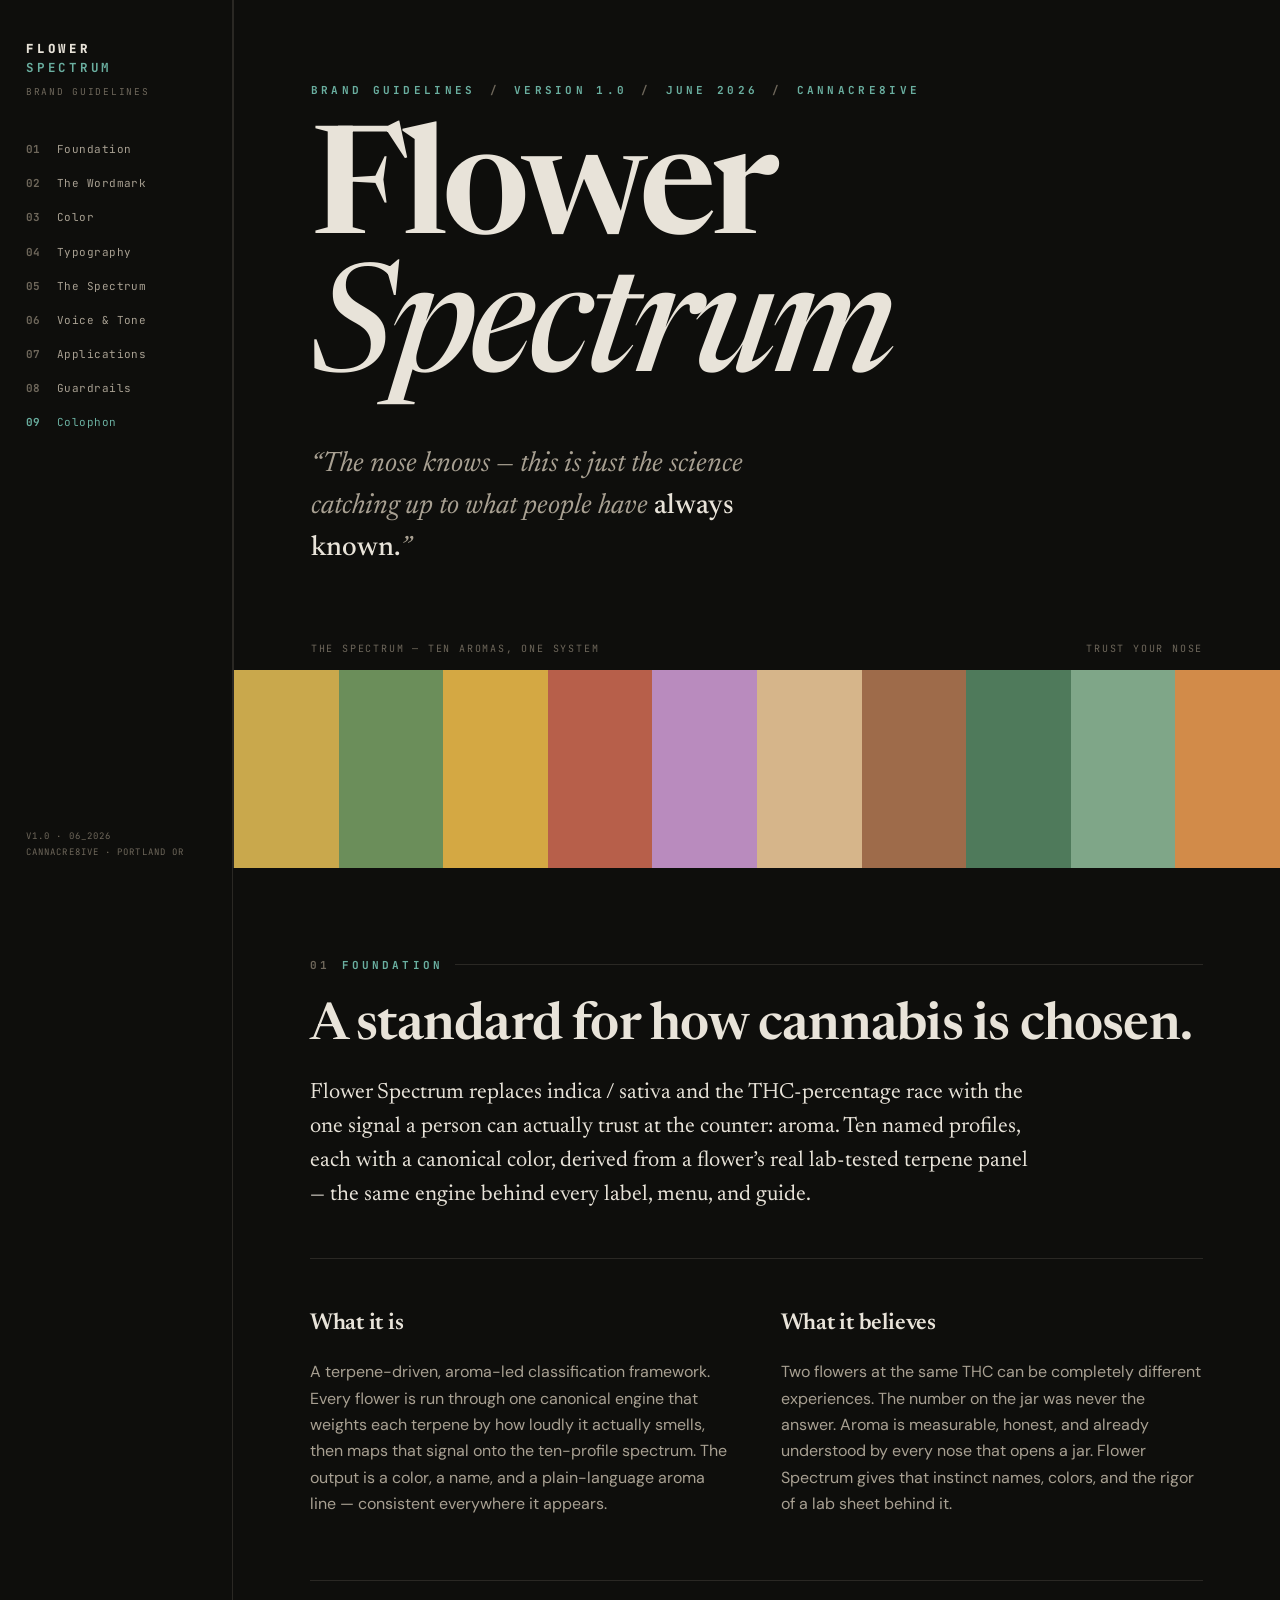
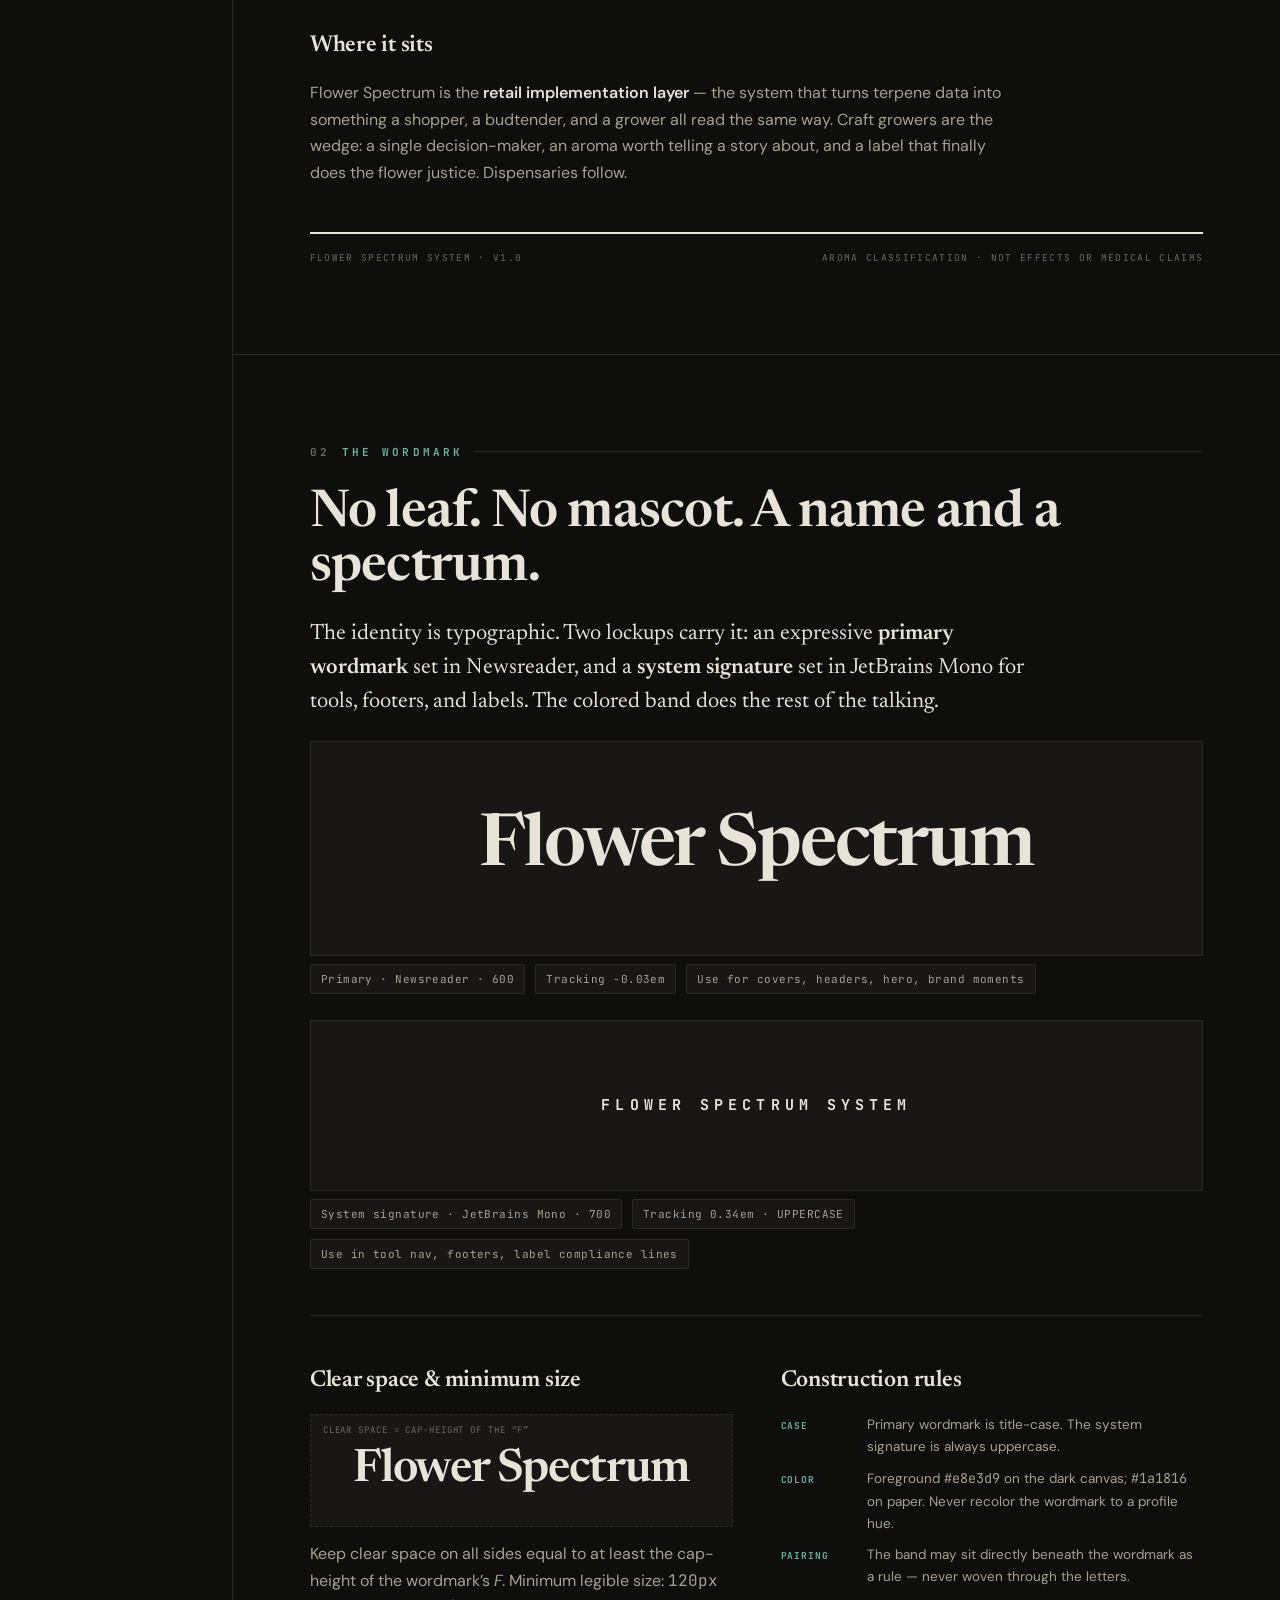
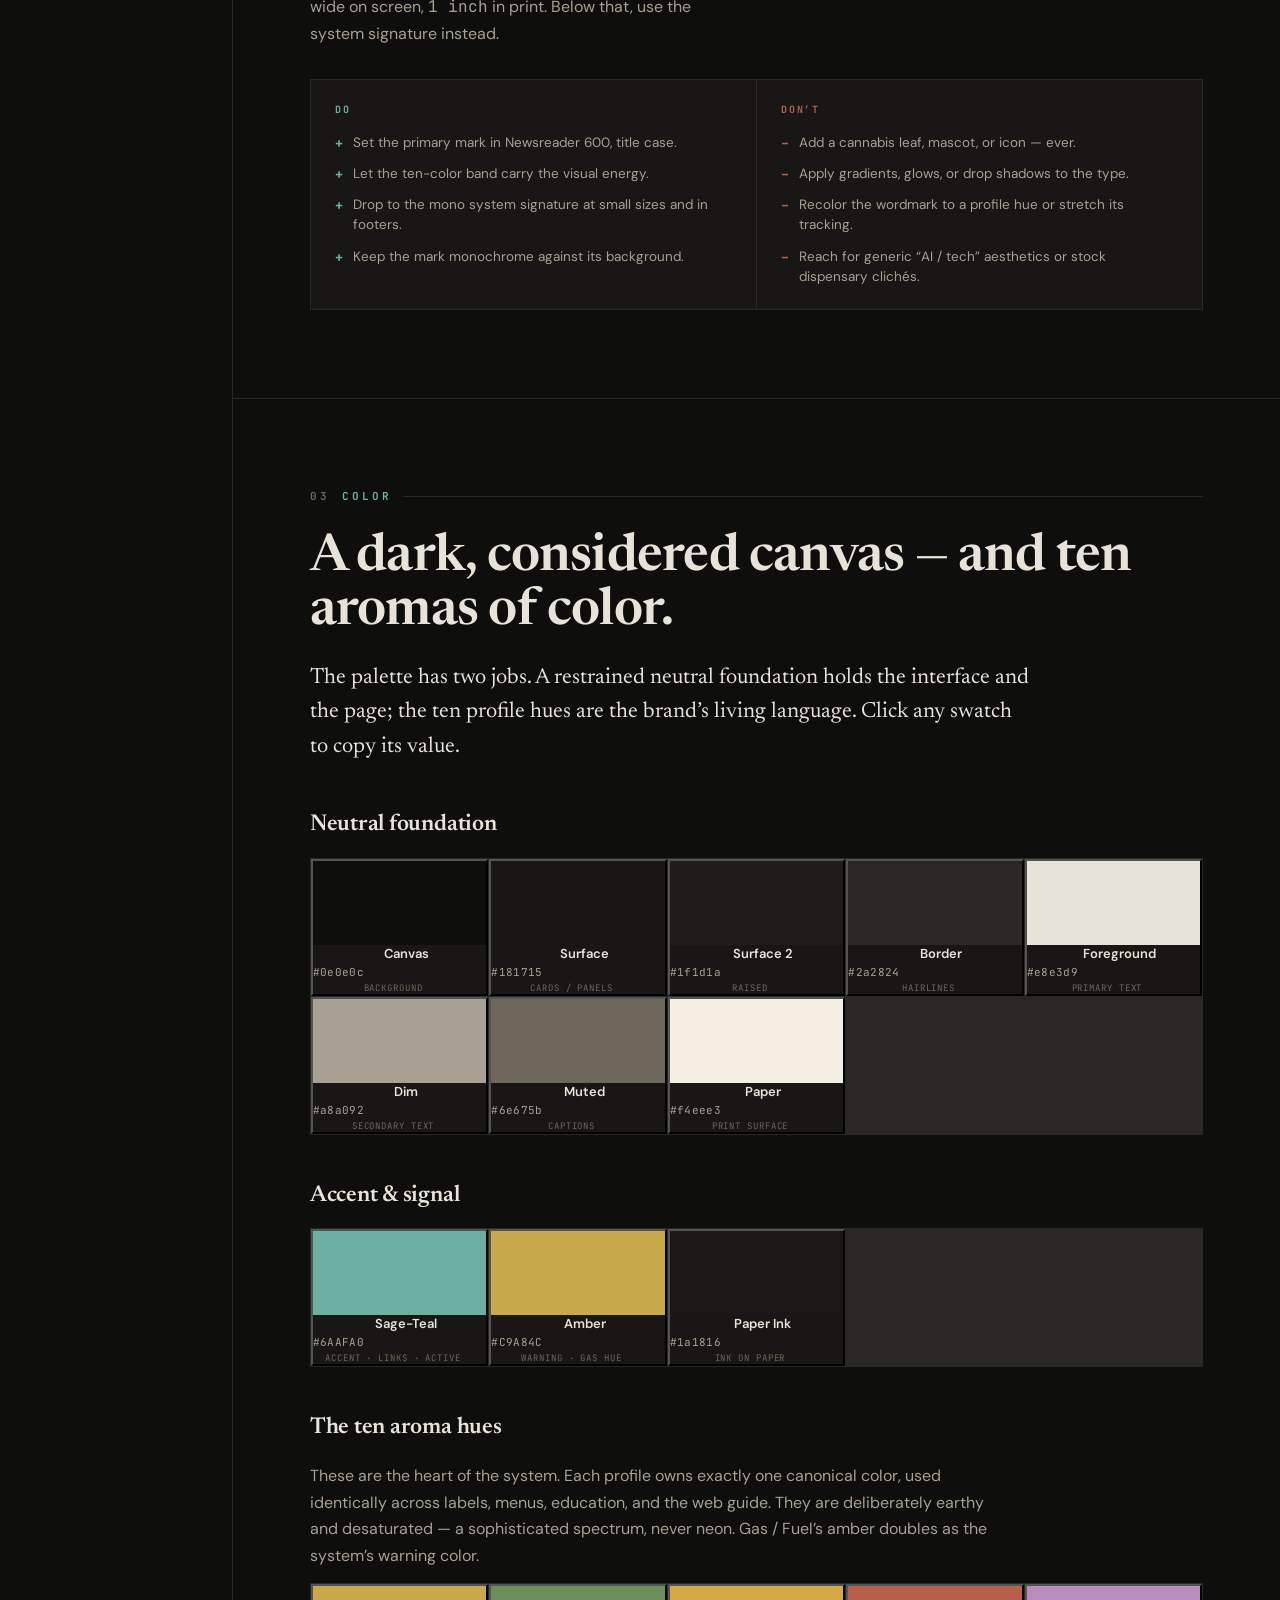
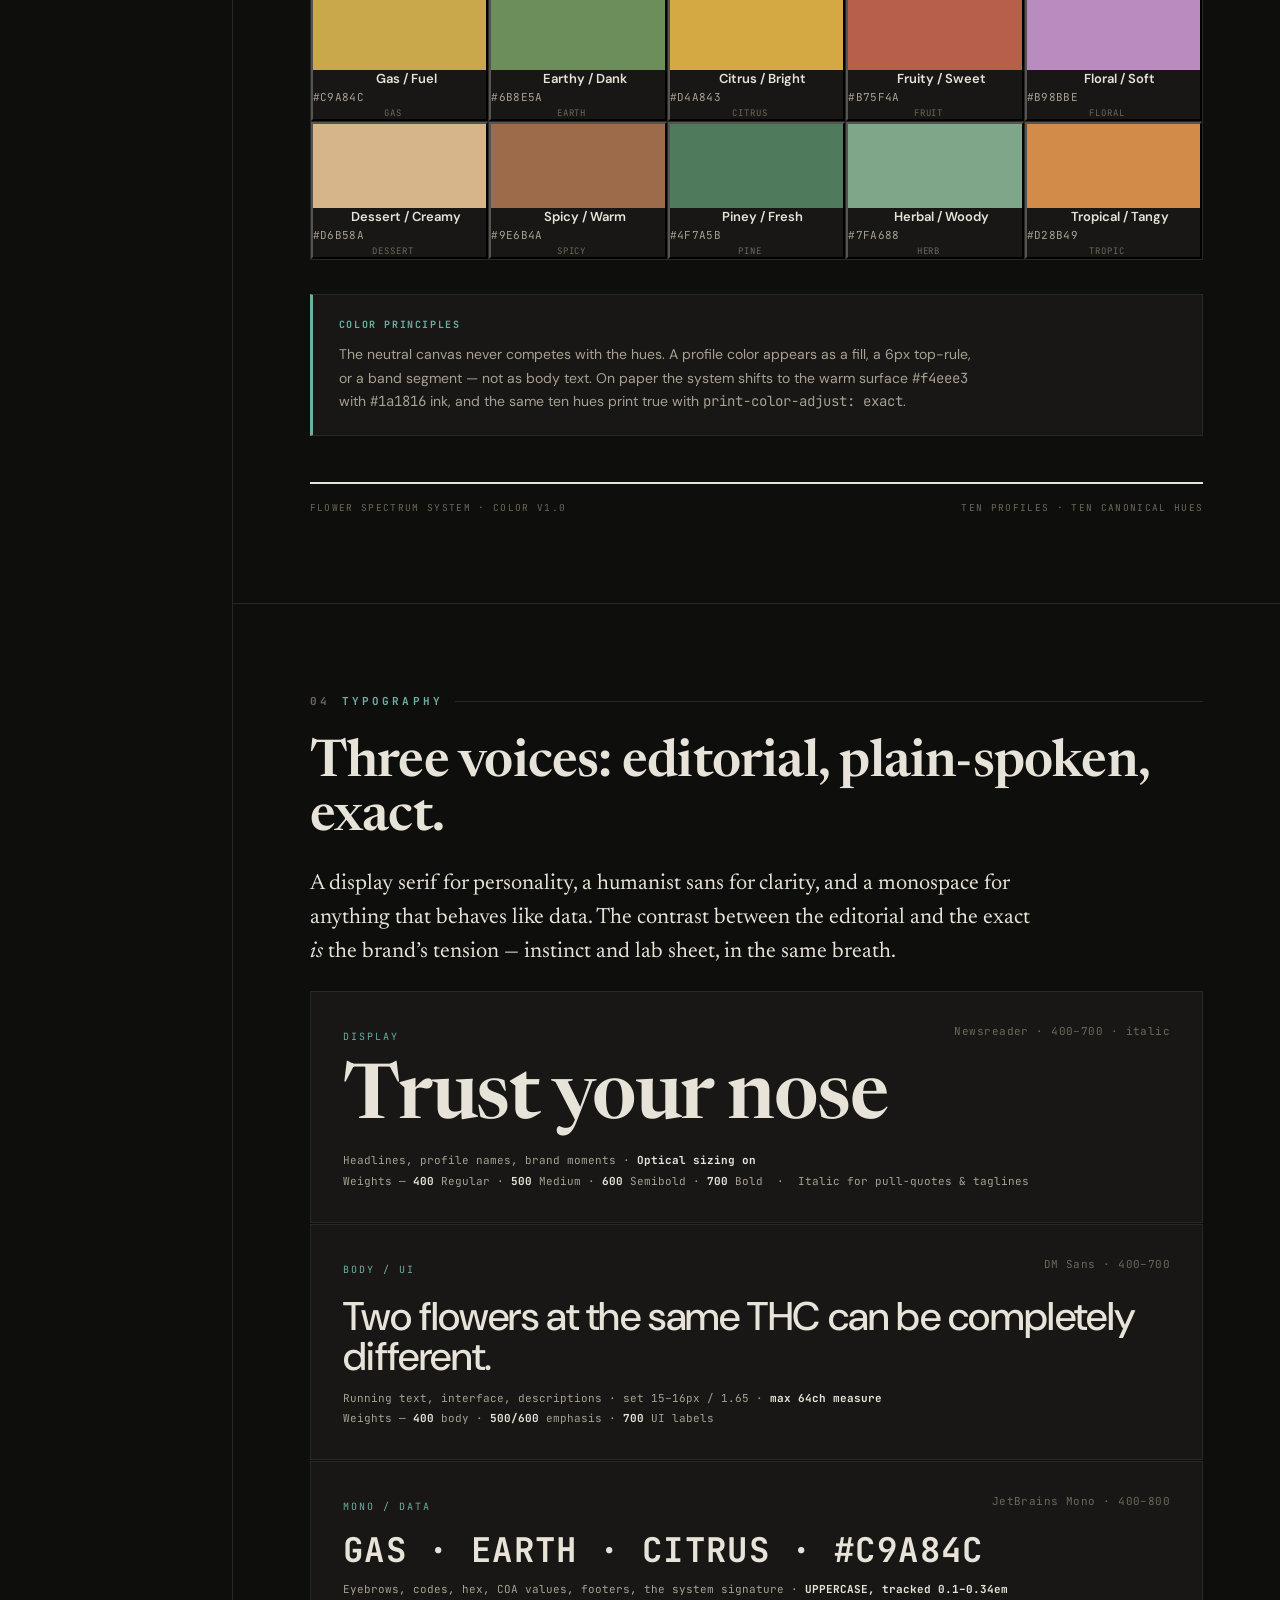
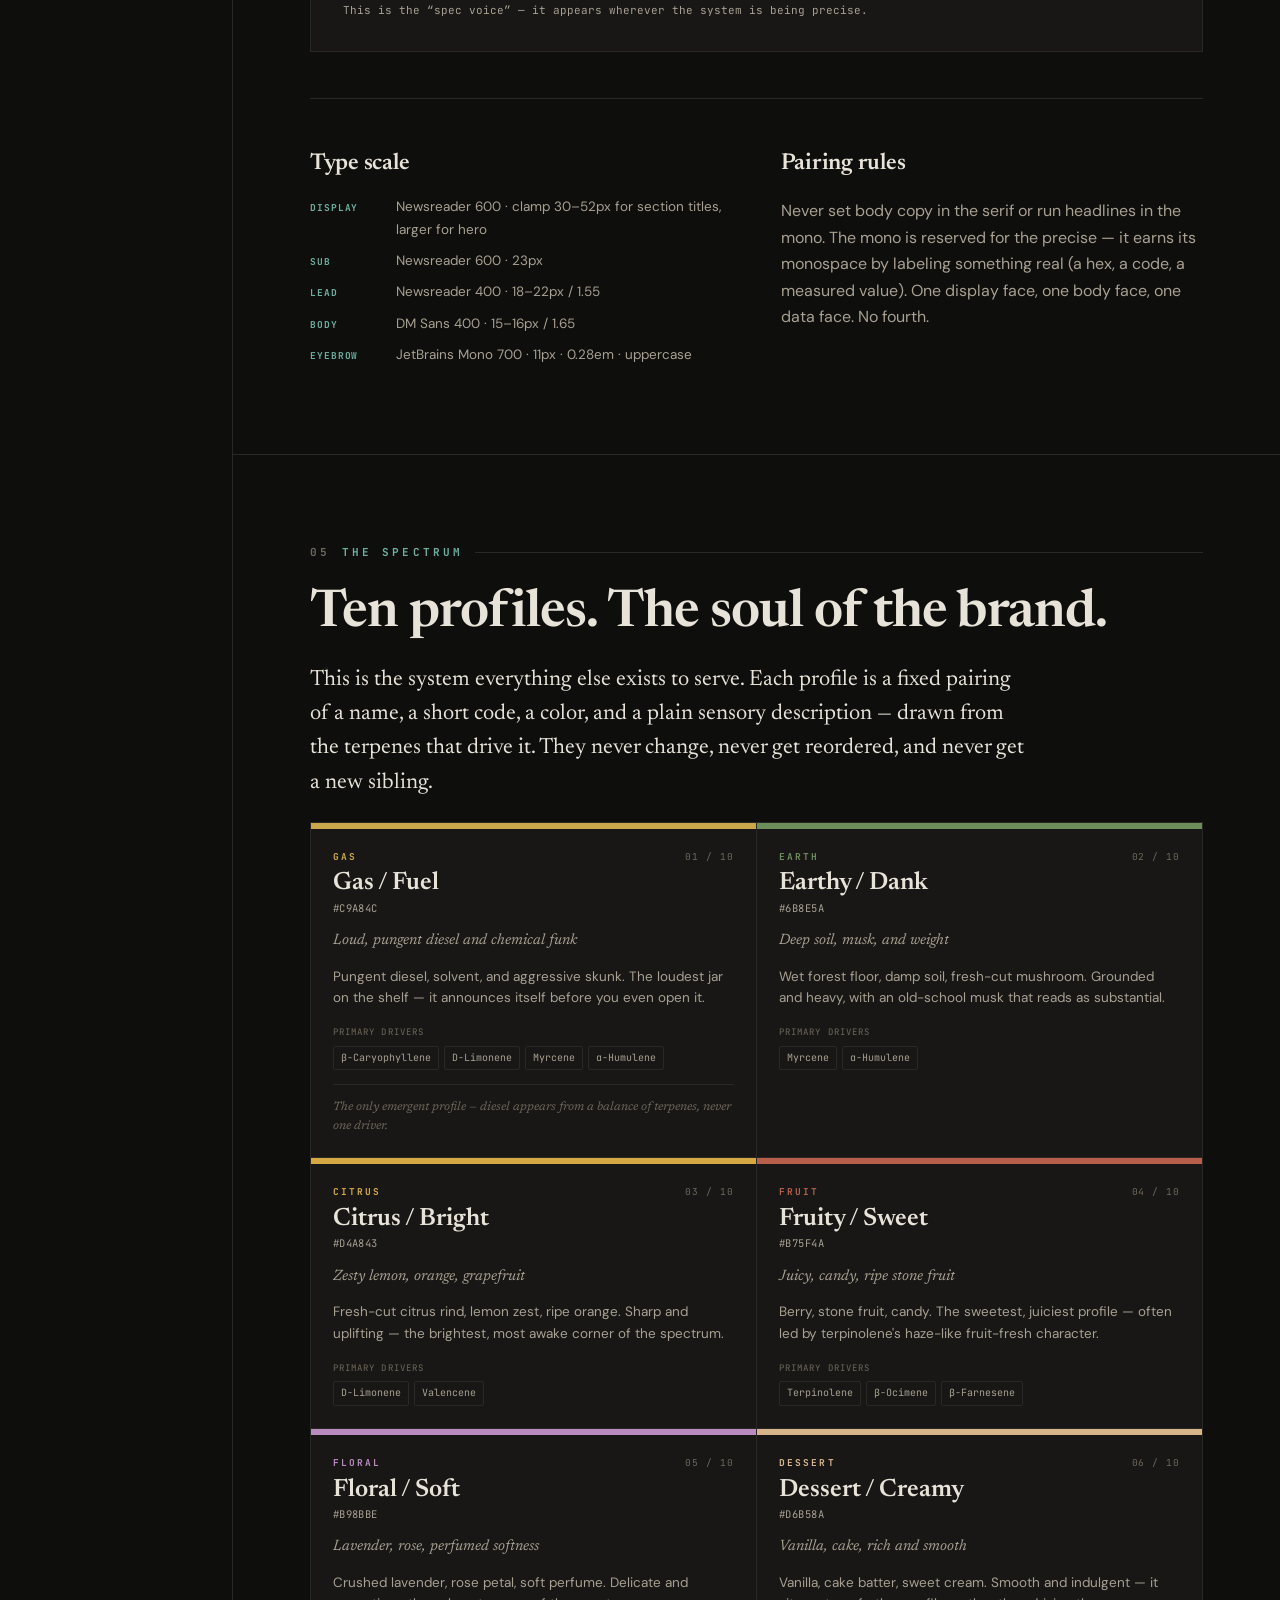
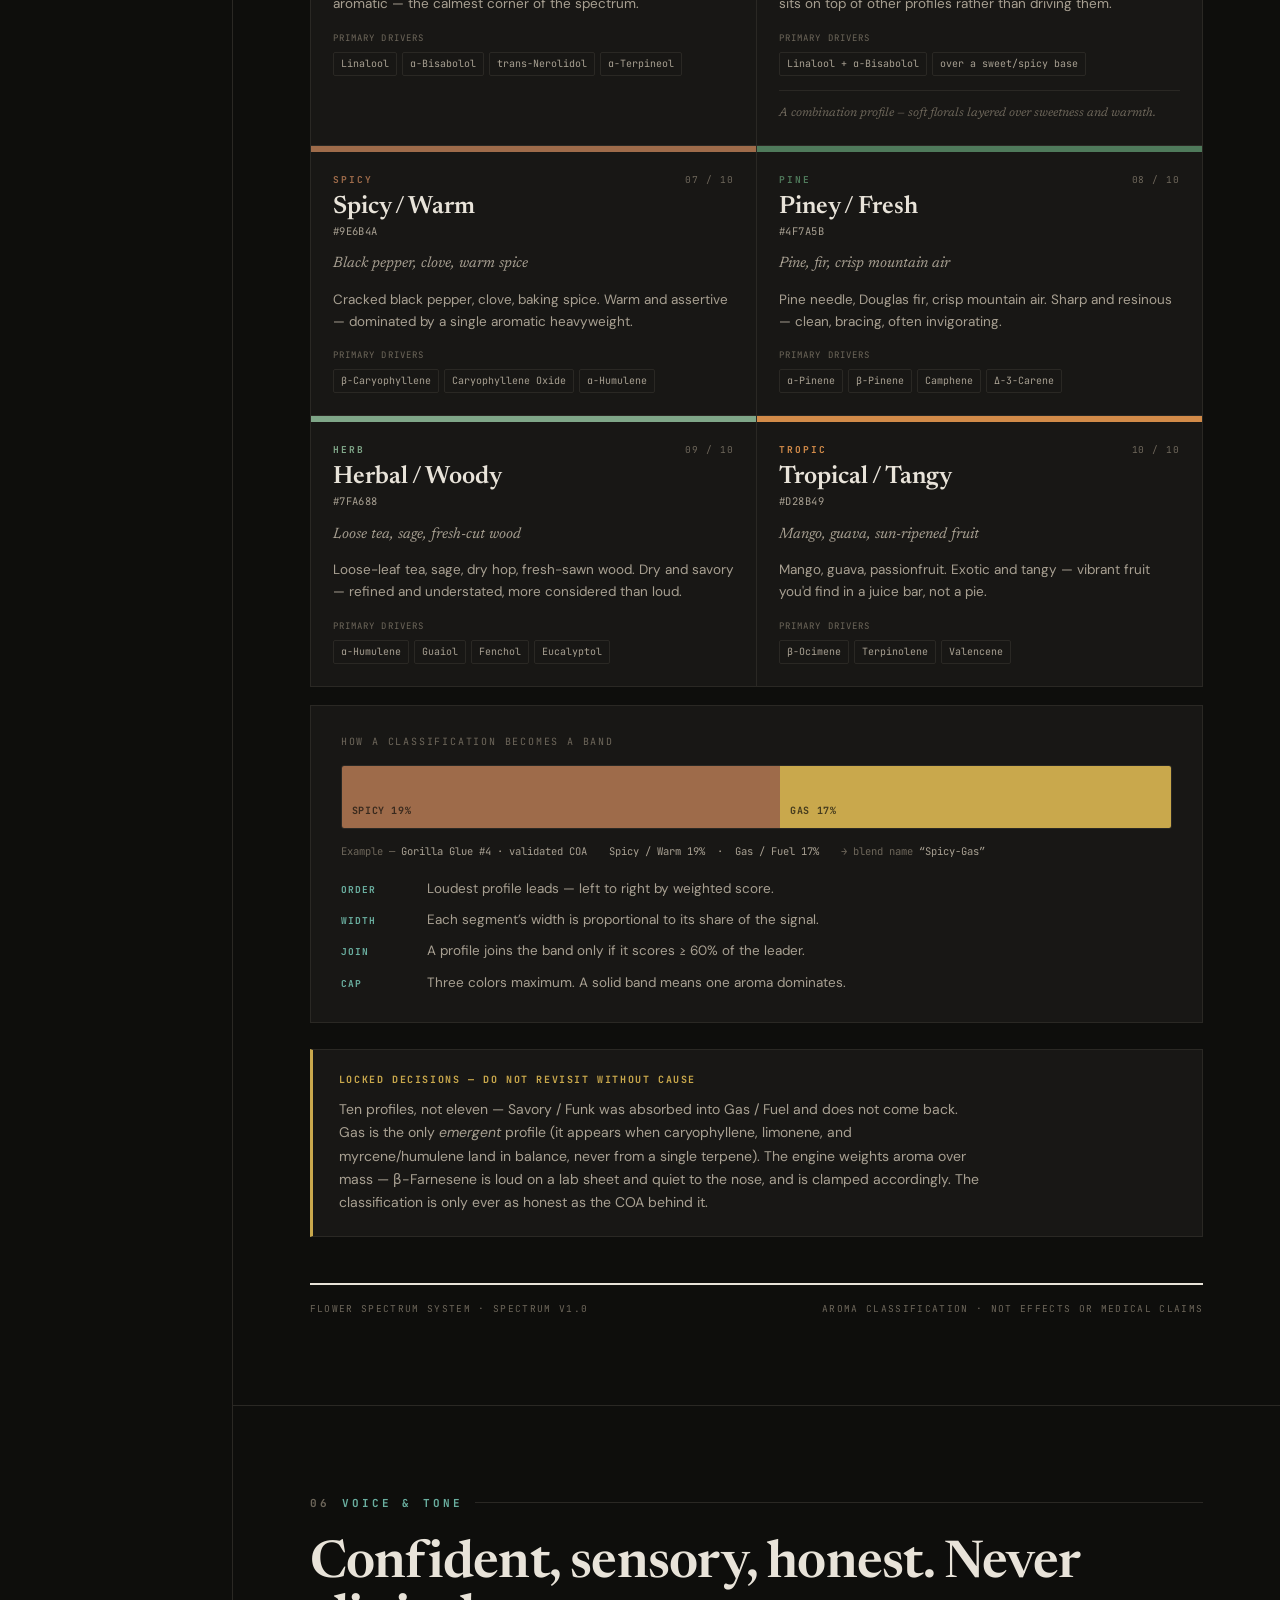
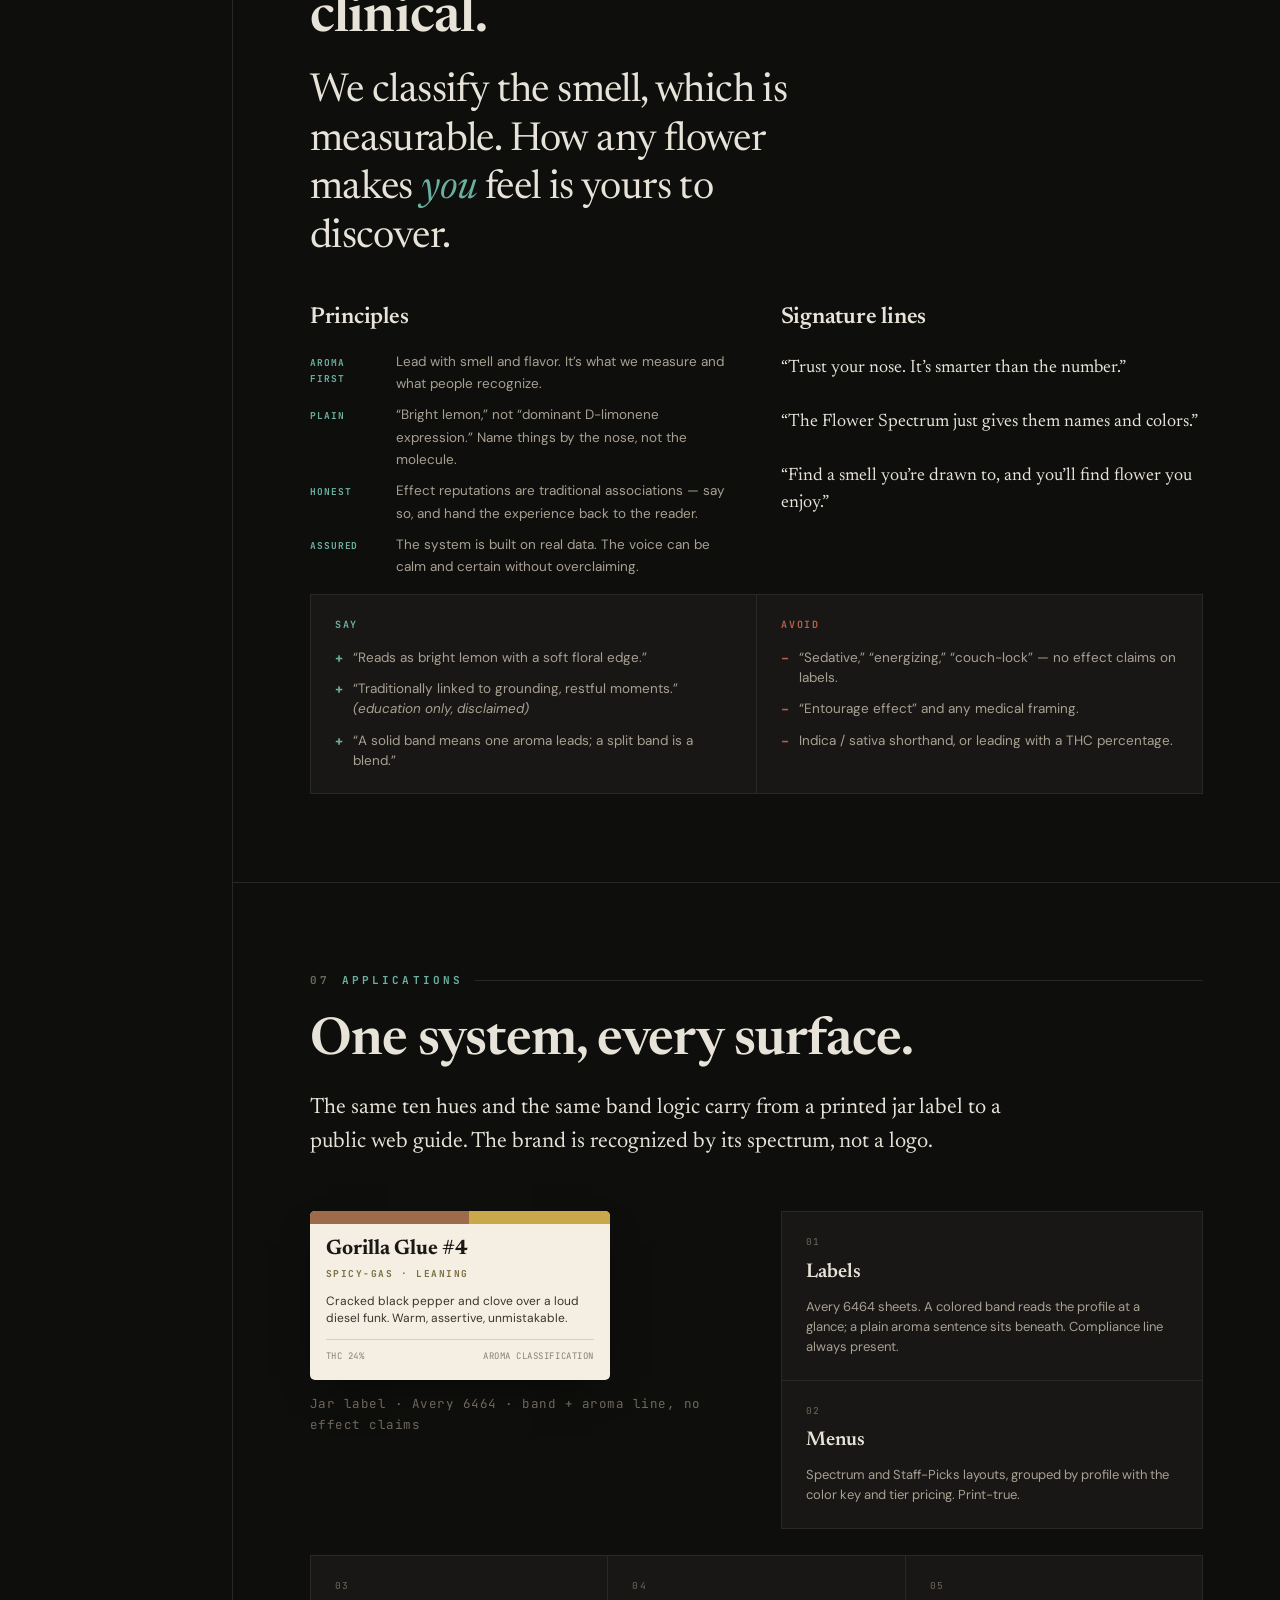
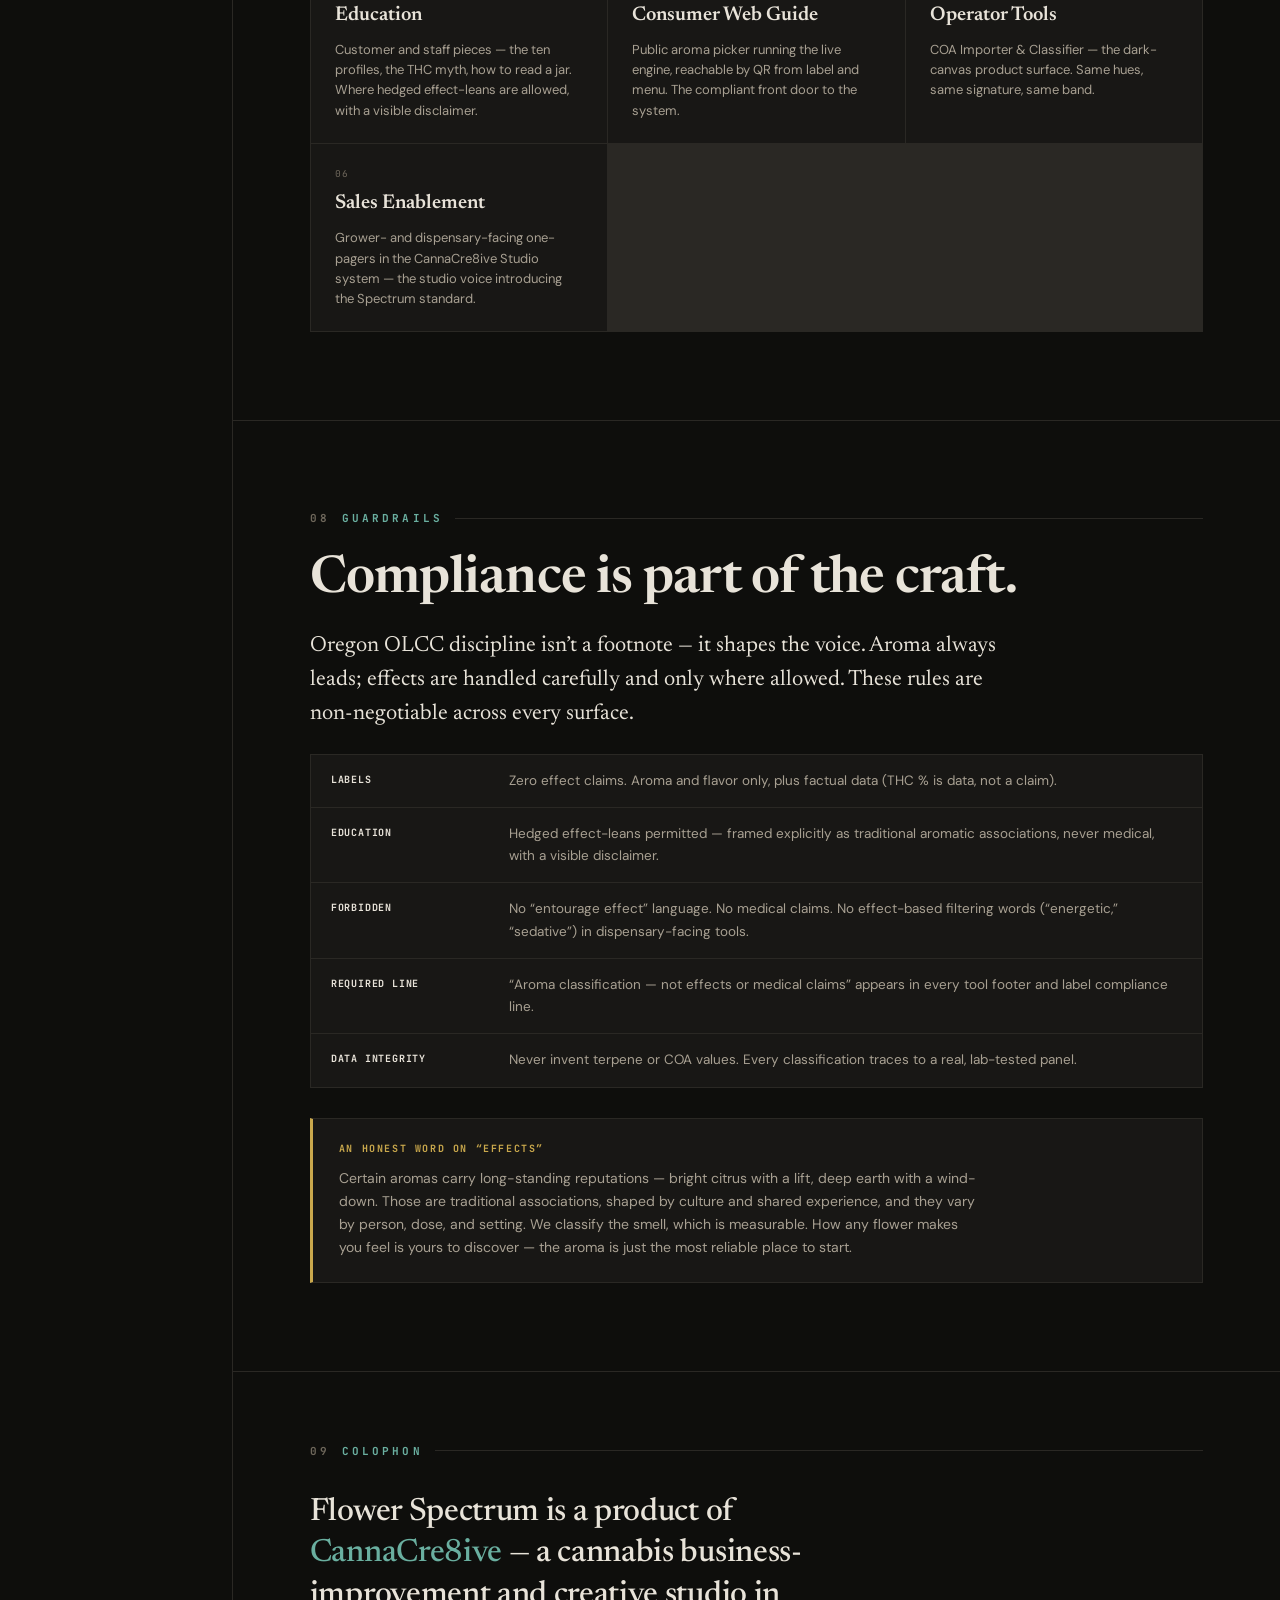
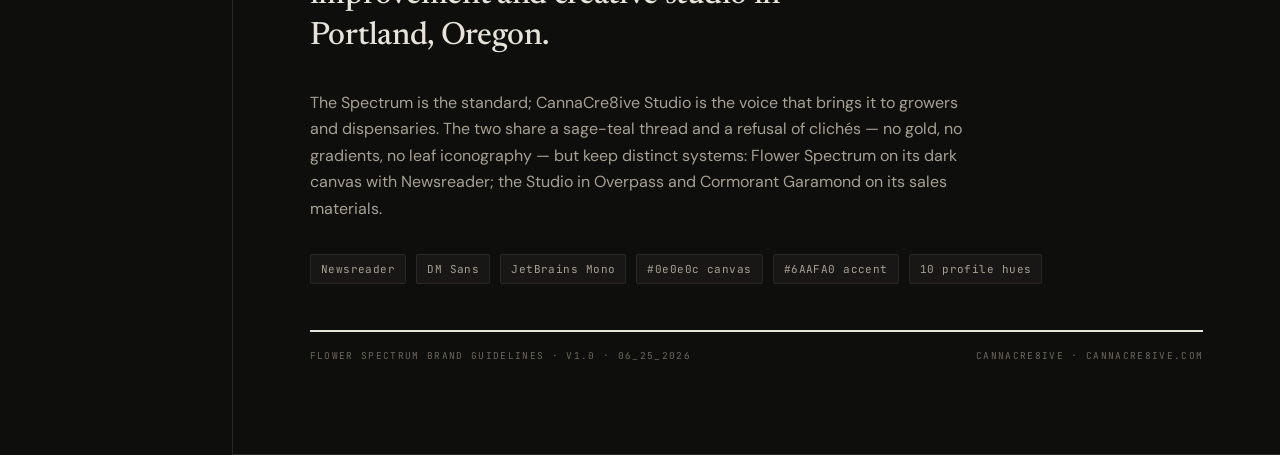
<file: 06_25_2026-flower-spectrum-brand-guidelines-v1_0.html>
<!DOCTYPE html>
<html lang="en">
<head>
<meta charset="UTF-8" />
<meta name="viewport" content="width=device-width, initial-scale=1.0" />
<title>Flower Spectrum — Brand Guidelines v1.0</title>
<link rel="preconnect" href="https://fonts.googleapis.com" />
<link rel="preconnect" href="https://fonts.gstatic.com" crossorigin />
<link href="https://fonts.googleapis.com/css2?family=Newsreader:ital,opsz,wght@0,6..72,400;0,6..72,500;0,6..72,600;0,6..72,700;1,6..72,400;1,6..72,500&family=DM+Sans:wght@400;500;600;700&family=JetBrains+Mono:wght@400;500;700;800&display=swap" rel="stylesheet" />
<style>
/* ════════════════════════════════════════════════════════════════
   FLOWER SPECTRUM · BRAND GUIDELINES v1.0
   Built on the canonical Flower Spectrum product design system.
   Every token below traces to the live tools + context pack.
   ════════════════════════════════════════════════════════════════ */
:root{
  /* — Neutral foundation (the canvas the whole system lives on) — */
  --bg:#0e0e0c; --surface:#181715; --surface-2:#1f1d1a; --border:#2a2824;
  --fg:#e8e3d9; --fg-dim:#a8a092; --muted:#6e675b;
  /* — Accent + signal — */
  --accent:#6AAFA0;          /* sage-teal: kickers, links, active states */
  --amber:#C9A84C;           /* warning/flag — also the Gas/Fuel hue */
  /* — Paper (print/label surface) — */
  --paper:#f4eee3; --paper-ink:#1a1816;
  /* — The Ten Aroma Profiles (canonical) — */
  --gas:#C9A84C; --earth:#6B8E5A; --citrus:#D4A843; --fruit:#B75F4A;
  --floral:#B98BBE; --dessert:#D6B58A; --spicy:#9E6B4A; --pine:#4F7A5B;
  --herb:#7FA688; --tropic:#D28B49;
  /* — Type — */
  --display:"Newsreader",Georgia,serif;
  --body:"DM Sans",system-ui,sans-serif;
  --mono:"JetBrains Mono",ui-monospace,monospace;
  --maxw:1080px;
}
*{box-sizing:border-box;}
html{scroll-behavior:smooth;}
body{
  margin:0; background:var(--bg); color:var(--fg);
  font-family:var(--body); font-size:16px; line-height:1.65;
  -webkit-font-smoothing:antialiased; text-rendering:optimizeLegibility;
  overflow-x:hidden;
}
a{color:inherit;text-decoration:none;}
::selection{background:var(--accent);color:var(--bg);}

/* ── Layout shell ── */
.wrap{display:grid;grid-template-columns:232px 1fr;gap:0;max-width:1440px;margin:0 auto;}
main{min-width:0;border-left:1px solid var(--border);}
section{padding:88px clamp(24px,6vw,96px);border-bottom:1px solid var(--border);scroll-margin-top:0;}
.inner{max-width:var(--maxw);}

/* ── Side index (desktop) ── */
nav.index{
  position:sticky;top:0;height:100vh;padding:40px 26px;align-self:start;
  display:flex;flex-direction:column;gap:0;
}
nav.index .mark{font-family:var(--mono);font-weight:800;font-size:12.5px;letter-spacing:.22em;color:var(--fg);line-height:1.5;}
nav.index .mark b{color:var(--accent);}
nav.index .sub{font-family:var(--mono);font-size:9.5px;letter-spacing:.18em;color:var(--muted);margin-top:6px;text-transform:uppercase;}
nav.index ol{list-style:none;margin:34px 0 0;padding:0;display:flex;flex-direction:column;gap:1px;}
nav.index li a{
  display:flex;gap:11px;align-items:baseline;padding:7px 0;
  font-family:var(--mono);font-size:11px;letter-spacing:.04em;color:var(--fg-dim);
  border-bottom:1px solid transparent;transition:color .2s,border-color .2s;
}
nav.index li a .n{color:var(--muted);font-weight:700;min-width:20px;}
nav.index li a:hover{color:var(--fg);}
nav.index li a.active{color:var(--accent);}
nav.index li a.active .n{color:var(--accent);}
nav.index .foot{margin-top:auto;font-family:var(--mono);font-size:9px;letter-spacing:.12em;color:var(--muted);line-height:1.7;text-transform:uppercase;}

/* ── Mobile top bar ── */
.mobilebar{display:none;}

/* ── Shared type devices ── */
.eyebrow{
  font-family:var(--mono);font-size:11px;font-weight:700;letter-spacing:.28em;
  text-transform:uppercase;color:var(--accent);display:flex;align-items:center;gap:12px;margin:0 0 26px;
}
.eyebrow .num{color:var(--muted);}
.eyebrow::after{content:"";flex:1;height:1px;background:var(--border);}
h1,h2,h3{font-family:var(--display);font-weight:600;letter-spacing:-.015em;margin:0;}
h2.title{font-size:clamp(30px,5vw,52px);line-height:1.04;margin:0 0 22px;}
h3.sub{font-size:23px;font-weight:600;margin:0 0 14px;letter-spacing:-.01em;}
p.lead{font-size:clamp(18px,2.3vw,22px);line-height:1.55;color:var(--fg);max-width:60ch;font-family:var(--display);font-weight:400;}
p{max-width:64ch;color:var(--fg-dim);}
p strong, li strong{color:var(--fg);font-weight:600;}
.mono{font-family:var(--mono);}
.dim{color:var(--fg-dim);} .faint{color:var(--muted);}
hr.rule{border:0;border-top:1px solid var(--border);margin:46px 0;}

/* ════════ HERO ════════ */
header.hero{
  border-left:1px solid var(--border);position:relative;overflow:hidden;
  padding:0;
}
.hero .pad{padding:clamp(56px,9vh,120px) clamp(24px,6vw,96px) 0;}
.hero .kick{font-family:var(--mono);font-size:11px;font-weight:700;letter-spacing:.3em;text-transform:uppercase;color:var(--accent);margin-bottom:30px;display:flex;gap:14px;flex-wrap:wrap;}
.hero .kick span{color:var(--muted);}
.hero h1{
  font-family:var(--display);font-weight:600;font-size:clamp(52px,12vw,150px);
  line-height:.92;letter-spacing:-.035em;margin:0;
}
.hero h1 em{font-style:italic;font-weight:500;color:var(--fg);}
.hero .philosophy{
  font-family:var(--display);font-style:italic;font-weight:400;
  font-size:clamp(19px,2.6vw,28px);line-height:1.5;color:var(--fg-dim);
  max-width:30ch;margin:38px 0 0;
}
.hero .philosophy b{color:var(--fg);font-style:normal;font-weight:500;}
/* the signature: full-bleed proportional spectrum band */
.hero .band-wrap{margin-top:clamp(48px,8vh,90px);}
.bandcap{
  display:flex;justify-content:space-between;align-items:baseline;
  padding:0 clamp(24px,6vw,96px) 12px;font-family:var(--mono);font-size:10px;
  letter-spacing:.18em;text-transform:uppercase;color:var(--muted);gap:16px;
}
.spectrum-band{display:flex;height:clamp(120px,22vh,200px);width:100%;}
.spectrum-band .seg{flex:1;position:relative;transform-origin:bottom;}
.spectrum-band .seg .tag{
  position:absolute;left:0;bottom:10px;width:100%;text-align:center;
  font-family:var(--mono);font-size:9px;font-weight:700;letter-spacing:.12em;
  color:rgba(14,14,12,.62);opacity:0;transition:opacity .3s;
}
.spectrum-band .seg:hover .tag{opacity:1;}
@keyframes grow{from{transform:scaleY(0);}to{transform:scaleY(1);}}
.animate .spectrum-band .seg{animation:grow .9s cubic-bezier(.22,1,.36,1) both;}

/* ════════ generic content bits ════════ */
.cols2{display:grid;grid-template-columns:1fr 1fr;gap:48px;}
.cols2 p{max-width:none;}
@media(max-width:760px){.cols2{grid-template-columns:1fr;gap:30px;}}

.tokenrow{display:flex;flex-wrap:wrap;gap:10px;margin-top:8px;}
.chip{
  font-family:var(--mono);font-size:11px;letter-spacing:.04em;color:var(--fg-dim);
  border:1px solid var(--border);border-radius:2px;padding:5px 10px;background:var(--surface);
}

/* swatches */
.swatchgrid{display:grid;grid-template-columns:repeat(auto-fill,minmax(150px,1fr));gap:1px;background:var(--border);border:1px solid var(--border);margin-top:14px;}
.swatch{background:var(--surface);padding:0;cursor:pointer;position:relative;outline:none;}
.swatch .fill{height:84px;width:100%;display:block;}
.swatch .meta{padding:11px 13px 13px;}
.swatch .nm{font-family:var(--body);font-weight:600;font-size:13px;color:var(--fg);}
.swatch .hex{font-family:var(--mono);font-size:11px;color:var(--fg-dim);letter-spacing:.03em;margin-top:3px;display:flex;justify-content:space-between;}
.swatch .role{font-family:var(--mono);font-size:9px;letter-spacing:.1em;text-transform:uppercase;color:var(--muted);margin-top:6px;}
.swatch:hover .copy,.swatch:focus-visible .copy{opacity:1;}
.swatch .copy{opacity:0;transition:opacity .2s;color:var(--accent);}
.swatch.copied .copy{opacity:1;color:var(--accent);}
.swatch:focus-visible{box-shadow:inset 0 0 0 2px var(--accent);}

/* the ten profile specimens */
.profiles{display:grid;grid-template-columns:repeat(2,1fr);gap:1px;background:var(--border);border:1px solid var(--border);margin-top:16px;}
@media(max-width:760px){.profiles{grid-template-columns:1fr;}}
.profile{background:var(--surface);padding:0;}
.profile .bar{height:6px;width:100%;}
.profile .body{padding:20px 22px 22px;}
.profile .head{display:flex;justify-content:space-between;align-items:baseline;gap:12px;}
.profile .code{font-family:var(--mono);font-size:9.5px;font-weight:700;letter-spacing:.22em;}
.profile .no{font-family:var(--mono);font-size:9.5px;color:var(--muted);letter-spacing:.1em;}
.profile .name{font-family:var(--display);font-size:25px;font-weight:600;color:var(--fg);line-height:1.05;margin:7px 0 2px;}
.profile .hex{font-family:var(--mono);font-size:10.5px;color:var(--fg-dim);letter-spacing:.04em;}
.profile .tag{font-family:var(--display);font-style:italic;font-size:15px;color:var(--fg-dim);margin:12px 0 0;}
.profile .sensory{font-size:13.5px;line-height:1.6;color:var(--fg-dim);margin:12px 0 16px;max-width:none;}
.profile .drv{font-family:var(--mono);font-size:9px;letter-spacing:.12em;text-transform:uppercase;color:var(--muted);margin-bottom:6px;}
.profile .drvlist{display:flex;flex-wrap:wrap;gap:5px;}
.profile .drvlist span{font-family:var(--mono);font-size:10px;color:var(--fg-dim);border:1px solid var(--border);border-radius:2px;padding:3px 7px;}
.profile.note .annot{font-size:12px;line-height:1.55;color:var(--muted);margin-top:14px;padding-top:13px;border-top:1px solid var(--border);font-style:italic;font-family:var(--display);}

/* type specimens */
.typespec{border:1px solid var(--border);background:var(--surface);padding:30px 32px;margin-top:14px;}
.typespec + .typespec{margin-top:1px;}
.typespec .role{font-family:var(--mono);font-size:10px;letter-spacing:.2em;text-transform:uppercase;color:var(--accent);}
.typespec .fam{font-family:var(--mono);font-size:11px;color:var(--muted);float:right;letter-spacing:.04em;}
.typespec .big{margin:14px 0 4px;color:var(--fg);line-height:1;}
.typespec .scale{font-family:var(--mono);font-size:11px;color:var(--fg-dim);margin-top:12px;line-height:1.9;}
.typespec .scale b{color:var(--fg);font-weight:700;}

/* the band-construction explainer */
.bandlab{border:1px solid var(--border);background:var(--surface);padding:28px 30px;margin-top:18px;}
.bandlab .ttl{font-family:var(--mono);font-size:10px;letter-spacing:.18em;text-transform:uppercase;color:var(--muted);margin-bottom:14px;}
.exband{display:flex;height:64px;border-radius:3px;overflow:hidden;border:1px solid var(--border);}
.exband .seg{display:flex;align-items:flex-end;padding:8px 10px;}
.exband .seg b{font-family:var(--mono);font-size:10px;font-weight:700;letter-spacing:.06em;color:rgba(14,14,12,.7);}
.bandlab .legend{display:flex;gap:22px;flex-wrap:wrap;margin-top:14px;font-family:var(--mono);font-size:10.5px;color:var(--fg-dim);}
.bandlab .legend i{font-style:normal;color:var(--muted);}
.rules{list-style:none;padding:0;margin:18px 0 0;display:grid;gap:9px;}
.rules li{display:flex;gap:12px;font-size:13.5px;color:var(--fg-dim);align-items:baseline;}
.rules li .k{font-family:var(--mono);font-size:9.5px;font-weight:700;letter-spacing:.1em;color:var(--accent);min-width:74px;text-transform:uppercase;padding-top:1px;}

/* do / don't */
.dd{display:grid;grid-template-columns:1fr 1fr;gap:1px;background:var(--border);border:1px solid var(--border);margin-top:16px;}
@media(max-width:680px){.dd{grid-template-columns:1fr;}}
.dd .cell{background:var(--surface);padding:22px 24px;}
.dd .lbl{font-family:var(--mono);font-size:10px;font-weight:700;letter-spacing:.18em;text-transform:uppercase;margin-bottom:14px;display:flex;align-items:center;gap:8px;}
.dd .do .lbl{color:var(--accent);} .dd .dont .lbl{color:var(--fruit);}
.dd ul{list-style:none;padding:0;margin:0;display:grid;gap:11px;}
.dd li{font-size:13.5px;line-height:1.5;color:var(--fg-dim);padding-left:18px;position:relative;}
.dd .do li::before{content:"+";position:absolute;left:0;color:var(--accent);font-family:var(--mono);font-weight:700;}
.dd .dont li::before{content:"–";position:absolute;left:0;color:var(--fruit);font-family:var(--mono);font-weight:700;}

/* voice quote */
.bigquote{font-family:var(--display);font-weight:400;font-size:clamp(24px,4vw,40px);line-height:1.22;letter-spacing:-.015em;color:var(--fg);max-width:24ch;margin:0;}
.bigquote em{font-style:italic;color:var(--accent);}

/* wordmark spec */
.wm-stage{border:1px solid var(--border);background:var(--surface);padding:clamp(34px,6vw,72px);margin-top:14px;display:flex;flex-direction:column;align-items:center;gap:8px;position:relative;}
.wm-primary{font-family:var(--display);font-weight:600;font-size:clamp(34px,7vw,72px);letter-spacing:-.03em;color:var(--fg);line-height:.95;text-align:center;}
.wm-system{font-family:var(--mono);font-weight:700;font-size:clamp(11px,2vw,15px);letter-spacing:.34em;color:var(--fg);text-transform:uppercase;}
.clearbox{position:relative;padding:34px;border:1px dashed var(--border);margin-top:1px;display:flex;justify-content:center;align-items:center;background:var(--surface);}
.clearbox .cap{position:absolute;top:8px;left:12px;font-family:var(--mono);font-size:9px;letter-spacing:.1em;color:var(--muted);text-transform:uppercase;}

/* applications */
.apps{display:grid;grid-template-columns:repeat(auto-fill,minmax(230px,1fr));gap:1px;background:var(--border);border:1px solid var(--border);margin-top:16px;}
.app{background:var(--surface);padding:22px 24px;}
.app .no{font-family:var(--mono);font-size:9.5px;color:var(--muted);letter-spacing:.14em;}
.app .nm{font-family:var(--display);font-size:20px;font-weight:600;color:var(--fg);margin:6px 0 8px;}
.app p{font-size:13px;line-height:1.55;color:var(--fg-dim);margin:0;}
/* mini label mock */
.labelmock{background:var(--paper);color:var(--paper-ink);border-radius:5px;padding:0;overflow:hidden;margin-top:16px;max-width:300px;box-shadow:0 14px 40px -18px rgba(0,0,0,.7);}
.labelmock .lband{display:flex;height:13px;}
.labelmock .lbody{padding:15px 16px 16px;}
.labelmock .lstrain{font-family:var(--display);font-weight:700;font-size:21px;line-height:1.02;}
.labelmock .lblend{font-family:var(--mono);font-size:9.5px;font-weight:700;letter-spacing:.16em;text-transform:uppercase;color:#7a6f45;margin-top:5px;}
.labelmock .laroma{font-size:12px;line-height:1.45;margin:11px 0 12px;color:#3a352d;}
.labelmock .lmeta{display:flex;justify-content:space-between;font-family:var(--mono);font-size:9px;letter-spacing:.06em;color:#8a8174;border-top:1px solid #d9cfbe;padding-top:9px;text-transform:uppercase;}

/* callout / compliance */
.callout{border:1px solid var(--border);border-left:3px solid var(--amber);background:var(--surface);padding:22px 26px;margin-top:18px;}
.callout.teal{border-left-color:var(--accent);}
.callout .ct{font-family:var(--mono);font-size:10px;font-weight:700;letter-spacing:.16em;text-transform:uppercase;color:var(--amber);margin-bottom:10px;}
.callout.teal .ct{color:var(--accent);}
.callout p{margin:0;font-size:14px;color:var(--fg-dim);}
.complist{list-style:none;padding:0;margin:16px 0 0;display:grid;gap:1px;background:var(--border);border:1px solid var(--border);}
.complist li{background:var(--surface);padding:15px 20px;display:grid;grid-template-columns:160px 1fr;gap:18px;font-size:13.5px;color:var(--fg-dim);align-items:start;}
.complist li b{font-family:var(--mono);font-size:10px;font-weight:700;letter-spacing:.08em;text-transform:uppercase;color:var(--fg);padding-top:2px;}
@media(max-width:620px){.complist li{grid-template-columns:1fr;gap:5px;}}

/* doc footer / section footer line */
.specline{display:flex;justify-content:space-between;gap:16px;margin-top:46px;padding-top:16px;border-top:2px solid var(--fg);font-family:var(--mono);font-size:9.5px;letter-spacing:.14em;color:var(--muted);text-transform:uppercase;flex-wrap:wrap;}
.colophon{padding:70px clamp(24px,6vw,96px) 90px;}
.colophon .big{font-family:var(--display);font-size:clamp(22px,3vw,32px);font-weight:500;color:var(--fg);max-width:30ch;line-height:1.3;letter-spacing:-.01em;}

/* toast */
#toast{position:fixed;bottom:26px;left:50%;transform:translateX(-50%) translateY(20px);background:var(--accent);color:var(--bg);font-family:var(--mono);font-size:11px;font-weight:700;letter-spacing:.08em;padding:9px 16px;border-radius:3px;opacity:0;pointer-events:none;transition:opacity .25s,transform .25s;z-index:60;}
#toast.show{opacity:1;transform:translateX(-50%) translateY(0);}

/* ── Responsive ── */
@media(max-width:920px){
  .wrap{grid-template-columns:1fr;}
  nav.index{display:none;}
  main,header.hero{border-left:0;}
  .mobilebar{display:flex;position:sticky;top:0;z-index:50;background:rgba(14,14,12,.92);backdrop-filter:blur(10px);border-bottom:1px solid var(--border);padding:13px 22px;justify-content:space-between;align-items:center;}
  .mobilebar .mk{font-family:var(--mono);font-weight:800;font-size:12px;letter-spacing:.2em;color:var(--fg);}
  .mobilebar .mk b{color:var(--accent);}
  .mobilebar .mv{font-family:var(--mono);font-size:10px;letter-spacing:.14em;color:var(--muted);}
}
@media(prefers-reduced-motion:reduce){
  html{scroll-behavior:auto;}
  .animate .spectrum-band .seg{animation:none;}
}
@media print{
  nav.index,.mobilebar,#toast{display:none;}
  body{background:#fff;color:#111;}
  .wrap{grid-template-columns:1fr;}
  section{break-inside:avoid;}
}
</style>
</head>
<body>

<div class="mobilebar">
  <span class="mk">FLOWER <b>SPECTRUM</b></span>
  <span class="mv">BRAND GUIDELINES · v1.0</span>
</div>

<div class="wrap">

  <!-- ════════ SIDE INDEX ════════ -->
  <nav class="index" aria-label="Contents">
    <div class="mark">FLOWER<br/><b>SPECTRUM</b></div>
    <div class="sub">Brand Guidelines</div>
    <ol>
      <li><a href="#s01"><span class="n">01</span>Foundation</a></li>
      <li><a href="#s02"><span class="n">02</span>The Wordmark</a></li>
      <li><a href="#s03"><span class="n">03</span>Color</a></li>
      <li><a href="#s04"><span class="n">04</span>Typography</a></li>
      <li><a href="#s05"><span class="n">05</span>The Spectrum</a></li>
      <li><a href="#s06"><span class="n">06</span>Voice &amp; Tone</a></li>
      <li><a href="#s07"><span class="n">07</span>Applications</a></li>
      <li><a href="#s08"><span class="n">08</span>Guardrails</a></li>
      <li><a href="#s09"><span class="n">09</span>Colophon</a></li>
    </ol>
    <div class="foot">v1.0 · 06_2026<br/>CannaCre8ive · Portland OR</div>
  </nav>

  <main>

  <!-- ════════ HERO ════════ -->
  <header class="hero" id="top">
    <div class="pad">
      <div class="kick">Brand Guidelines <span>/</span> Version 1.0 <span>/</span> June 2026 <span>/</span> CannaCre8ive</div>
      <h1>Flower<br/><em>Spectrum</em></h1>
      <p class="philosophy">&ldquo;The nose knows&nbsp;— this is just the science catching up to what people have <b>always known.</b>&rdquo;</p>
    </div>
    <div class="band-wrap">
      <div class="bandcap"><span>The Spectrum — ten aromas, one system</span><span>Trust your nose</span></div>
      <div class="spectrum-band" id="heroBand" aria-hidden="true"></div>
    </div>
  </header>

  <!-- ════════ 01 · FOUNDATION ════════ -->
  <section id="s01">
    <div class="inner">
      <div class="eyebrow"><span class="num">01</span> Foundation</div>
      <h2 class="title">A standard for how cannabis is chosen.</h2>
      <p class="lead">Flower Spectrum replaces indica / sativa and the THC-percentage race with the one signal a person can actually trust at the counter: aroma. Ten named profiles, each with a canonical color, derived from a flower&rsquo;s real lab-tested terpene panel — the same engine behind every label, menu, and guide.</p>

      <hr class="rule" />

      <div class="cols2">
        <div>
          <h3 class="sub">What it is</h3>
          <p>A terpene-driven, aroma-led classification framework. Every flower is run through one canonical engine that weights each terpene by how loudly it actually smells, then maps that signal onto the ten-profile spectrum. The output is a color, a name, and a plain-language aroma line — consistent everywhere it appears.</p>
        </div>
        <div>
          <h3 class="sub">What it believes</h3>
          <p>Two flowers at the same THC can be completely different experiences. The number on the jar was never the answer. Aroma is measurable, honest, and already understood by every nose that opens a jar. Flower Spectrum gives that instinct names, colors, and the rigor of a lab sheet behind it.</p>
        </div>
      </div>

      <hr class="rule" />

      <h3 class="sub">Where it sits</h3>
      <p>Flower Spectrum is the <strong>retail implementation layer</strong> — the system that turns terpene data into something a shopper, a budtender, and a grower all read the same way. Craft growers are the wedge: a single decision-maker, an aroma worth telling a story about, and a label that finally does the flower justice. Dispensaries follow.</p>

      <div class="specline"><span>Flower Spectrum System · v1.0</span><span>Aroma classification · not effects or medical claims</span></div>
    </div>
  </section>

  <!-- ════════ 02 · WORDMARK ════════ -->
  <section id="s02">
    <div class="inner">
      <div class="eyebrow"><span class="num">02</span> The Wordmark</div>
      <h2 class="title">No leaf. No mascot. A name and a spectrum.</h2>
      <p class="lead">The identity is typographic. Two lockups carry it: an expressive <strong>primary wordmark</strong> set in Newsreader, and a <strong>system signature</strong> set in JetBrains Mono for tools, footers, and labels. The colored band does the rest of the talking.</p>

      <div class="wm-stage">
        <div class="wm-primary">Flower&nbsp;Spectrum</div>
      </div>
      <div class="tokenrow">
        <span class="chip">Primary · Newsreader · 600</span>
        <span class="chip">Tracking −0.03em</span>
        <span class="chip">Use for covers, headers, hero, brand moments</span>
      </div>

      <div class="wm-stage" style="margin-top:26px;">
        <div class="wm-system">Flower&nbsp;Spectrum&nbsp;System</div>
      </div>
      <div class="tokenrow">
        <span class="chip">System signature · JetBrains Mono · 700</span>
        <span class="chip">Tracking 0.34em · UPPERCASE</span>
        <span class="chip">Use in tool nav, footers, label compliance lines</span>
      </div>

      <hr class="rule" />

      <div class="cols2">
        <div>
          <h3 class="sub">Clear space &amp; minimum size</h3>
          <div class="clearbox"><span class="cap">Clear space = cap-height of the &ldquo;F&rdquo;</span><div class="wm-primary" style="font-size:clamp(26px,5vw,46px);">Flower&nbsp;Spectrum</div></div>
          <p style="margin-top:14px;">Keep clear space on all sides equal to at least the cap-height of the wordmark&rsquo;s <em>F</em>. Minimum legible size: <span class="mono dim">120px</span> wide on screen, <span class="mono dim">1&nbsp;inch</span> in print. Below that, use the system signature instead.</p>
        </div>
        <div>
          <h3 class="sub">Construction rules</h3>
          <ul class="rules" style="margin-top:0;">
            <li><span class="k">Case</span><span>Primary wordmark is title-case. The system signature is always uppercase.</span></li>
            <li><span class="k">Color</span><span>Foreground <span class="mono">#e8e3d9</span> on the dark canvas; <span class="mono">#1a1816</span> on paper. Never recolor the wordmark to a profile hue.</span></li>
            <li><span class="k">Pairing</span><span>The band may sit directly beneath the wordmark as a rule — never woven through the letters.</span></li>
          </ul>
        </div>
      </div>

      <div class="dd">
        <div class="cell do">
          <div class="lbl">Do</div>
          <ul>
            <li>Set the primary mark in Newsreader 600, title case.</li>
            <li>Let the ten-color band carry the visual energy.</li>
            <li>Drop to the mono system signature at small sizes and in footers.</li>
            <li>Keep the mark monochrome against its background.</li>
          </ul>
        </div>
        <div class="cell dont">
          <div class="lbl">Don&rsquo;t</div>
          <ul>
            <li>Add a cannabis leaf, mascot, or icon — ever.</li>
            <li>Apply gradients, glows, or drop shadows to the type.</li>
            <li>Recolor the wordmark to a profile hue or stretch its tracking.</li>
            <li>Reach for generic &ldquo;AI / tech&rdquo; aesthetics or stock dispensary clichés.</li>
          </ul>
        </div>
      </div>
    </div>
  </section>

  <!-- ════════ 03 · COLOR ════════ -->
  <section id="s03">
    <div class="inner">
      <div class="eyebrow"><span class="num">03</span> Color</div>
      <h2 class="title">A dark, considered canvas — and ten aromas of color.</h2>
      <p class="lead">The palette has two jobs. A restrained neutral foundation holds the interface and the page; the ten profile hues are the brand&rsquo;s living language. Click any swatch to copy its value.</p>

      <h3 class="sub" style="margin-top:42px;">Neutral foundation</h3>
      <div class="swatchgrid" id="neutralGrid"></div>

      <h3 class="sub" style="margin-top:42px;">Accent &amp; signal</h3>
      <div class="swatchgrid" id="accentGrid"></div>

      <h3 class="sub" style="margin-top:42px;">The ten aroma hues</h3>
      <p style="margin-bottom:4px;">These are the heart of the system. Each profile owns exactly one canonical color, used identically across labels, menus, education, and the web guide. They are deliberately earthy and desaturated — a sophisticated spectrum, never neon. Gas / Fuel&rsquo;s amber doubles as the system&rsquo;s warning color.</p>
      <div class="swatchgrid" id="profileGrid"></div>

      <div class="callout teal" style="margin-top:34px;">
        <div class="ct">Color principles</div>
        <p>The neutral canvas never competes with the hues. A profile color appears as a fill, a 6px top-rule, or a band segment — not as body text. On paper the system shifts to the warm surface <span class="mono">#f4eee3</span> with <span class="mono">#1a1816</span> ink, and the same ten hues print true with <span class="mono">print-color-adjust: exact</span>.</p>
      </div>

      <div class="specline"><span>Flower Spectrum System · Color v1.0</span><span>Ten profiles · ten canonical hues</span></div>
    </div>
  </section>

  <!-- ════════ 04 · TYPOGRAPHY ════════ -->
  <section id="s04">
    <div class="inner">
      <div class="eyebrow"><span class="num">04</span> Typography</div>
      <h2 class="title">Three voices: editorial, plain-spoken, exact.</h2>
      <p class="lead">A display serif for personality, a humanist sans for clarity, and a monospace for anything that behaves like data. The contrast between the editorial and the exact <em>is</em> the brand&rsquo;s tension — instinct and lab sheet, in the same breath.</p>

      <div class="typespec">
        <span class="role">Display</span><span class="fam">Newsreader · 400–700 · italic</span>
        <div class="big" style="font-family:var(--display);font-weight:600;font-size:clamp(40px,7vw,76px);letter-spacing:-.02em;">Trust your nose</div>
        <div class="scale">
          Headlines, profile names, brand moments · <b>Optical sizing on</b><br/>
          Weights — <b>400</b> Regular · <b>500</b> Medium · <b>600</b> Semibold · <b>700</b> Bold &nbsp;·&nbsp; Italic for pull-quotes &amp; taglines
        </div>
      </div>

      <div class="typespec">
        <span class="role">Body / UI</span><span class="fam">DM Sans · 400–700</span>
        <div class="big" style="font-family:var(--body);font-weight:500;font-size:clamp(26px,4vw,40px);letter-spacing:-.01em;">Two flowers at the same THC can be completely different.</div>
        <div class="scale">
          Running text, interface, descriptions · set 15–16px / 1.65 · <b>max 64ch measure</b><br/>
          Weights — <b>400</b> body · <b>500/600</b> emphasis · <b>700</b> UI labels
        </div>
      </div>

      <div class="typespec">
        <span class="role">Mono / Data</span><span class="fam">JetBrains Mono · 400–800</span>
        <div class="big mono" style="font-weight:700;font-size:clamp(20px,3.4vw,34px);letter-spacing:.04em;">GAS · EARTH · CITRUS · #C9A84C</div>
        <div class="scale">
          Eyebrows, codes, hex, COA values, footers, the system signature · <b>UPPERCASE, tracked 0.1–0.34em</b><br/>
          This is the &ldquo;spec voice&rdquo; — it appears wherever the system is being precise.
        </div>
      </div>

      <hr class="rule" />
      <div class="cols2">
        <div>
          <h3 class="sub">Type scale</h3>
          <ul class="rules" style="margin-top:0;">
            <li><span class="k">Display</span><span>Newsreader 600 · clamp 30–52px for section titles, larger for hero</span></li>
            <li><span class="k">Sub</span><span>Newsreader 600 · 23px</span></li>
            <li><span class="k">Lead</span><span>Newsreader 400 · 18–22px / 1.55</span></li>
            <li><span class="k">Body</span><span>DM Sans 400 · 15–16px / 1.65</span></li>
            <li><span class="k">Eyebrow</span><span>JetBrains Mono 700 · 11px · 0.28em · uppercase</span></li>
          </ul>
        </div>
        <div>
          <h3 class="sub">Pairing rules</h3>
          <p>Never set body copy in the serif or run headlines in the mono. The mono is reserved for the precise — it earns its monospace by labeling something real (a hex, a code, a measured value). One display face, one body face, one data face. No fourth.</p>
        </div>
      </div>
    </div>
  </section>

  <!-- ════════ 05 · THE SPECTRUM ════════ -->
  <section id="s05">
    <div class="inner">
      <div class="eyebrow"><span class="num">05</span> The Spectrum</div>
      <h2 class="title">Ten profiles. The soul of the brand.</h2>
      <p class="lead">This is the system everything else exists to serve. Each profile is a fixed pairing of a name, a short code, a color, and a plain sensory description — drawn from the terpenes that drive it. They never change, never get reordered, and never get a new sibling.</p>

      <div class="profiles" id="profileSpecimens"></div>

      <div class="bandlab">
        <div class="ttl">How a classification becomes a band</div>
        <div class="exband" id="exBand"></div>
        <div class="legend">
          <span><i>Example —</i> Gorilla Glue #4 · validated COA</span>
          <span>Spicy / Warm 19% &nbsp;·&nbsp; Gas / Fuel 17%</span>
          <span><i>→ blend name</i> &ldquo;Spicy-Gas&rdquo;</span>
        </div>
        <ul class="rules">
          <li><span class="k">Order</span><span>Loudest profile leads — left to right by weighted score.</span></li>
          <li><span class="k">Width</span><span>Each segment&rsquo;s width is proportional to its share of the signal.</span></li>
          <li><span class="k">Join</span><span>A profile joins the band only if it scores ≥ 60% of the leader.</span></li>
          <li><span class="k">Cap</span><span>Three colors maximum. A solid band means one aroma dominates.</span></li>
        </ul>
      </div>

      <div class="callout" style="margin-top:26px;">
        <div class="ct">Locked decisions — do not revisit without cause</div>
        <p>Ten profiles, not eleven — Savory / Funk was absorbed into Gas / Fuel and does not come back. Gas is the only <em>emergent</em> profile (it appears when caryophyllene, limonene, and myrcene/humulene land in balance, never from a single terpene). The engine weights aroma over mass — β-Farnesene is loud on a lab sheet and quiet to the nose, and is clamped accordingly. The classification is only ever as honest as the COA behind it.</p>
      </div>

      <div class="specline"><span>Flower Spectrum System · Spectrum v1.0</span><span>Aroma classification · not effects or medical claims</span></div>
    </div>
  </section>

  <!-- ════════ 06 · VOICE ════════ -->
  <section id="s06">
    <div class="inner">
      <div class="eyebrow"><span class="num">06</span> Voice &amp; Tone</div>
      <h2 class="title">Confident, sensory, honest. Never clinical.</h2>

      <p class="bigquote" style="margin:8px 0 36px;">We classify the smell, which is measurable. How any flower makes <em>you</em> feel is yours to discover.</p>

      <div class="cols2">
        <div>
          <h3 class="sub">Principles</h3>
          <ul class="rules" style="margin-top:0;">
            <li><span class="k">Aroma first</span><span>Lead with smell and flavor. It&rsquo;s what we measure and what people recognize.</span></li>
            <li><span class="k">Plain</span><span>&ldquo;Bright lemon,&rdquo; not &ldquo;dominant D-limonene expression.&rdquo; Name things by the nose, not the molecule.</span></li>
            <li><span class="k">Honest</span><span>Effect reputations are traditional associations — say so, and hand the experience back to the reader.</span></li>
            <li><span class="k">Assured</span><span>The system is built on real data. The voice can be calm and certain without overclaiming.</span></li>
          </ul>
        </div>
        <div>
          <h3 class="sub">Signature lines</h3>
          <p style="font-family:var(--display);font-size:18px;color:var(--fg);line-height:1.5;">&ldquo;Trust your nose. It&rsquo;s smarter than the number.&rdquo;<br/><br/>&ldquo;The Flower Spectrum just gives them names and colors.&rdquo;<br/><br/>&ldquo;Find a smell you&rsquo;re drawn to, and you&rsquo;ll find flower you enjoy.&rdquo;</p>
        </div>
      </div>

      <div class="dd">
        <div class="cell do">
          <div class="lbl">Say</div>
          <ul>
            <li>&ldquo;Reads as bright lemon with a soft floral edge.&rdquo;</li>
            <li>&ldquo;Traditionally linked to grounding, restful moments.&rdquo; <em>(education only, disclaimed)</em></li>
            <li>&ldquo;A solid band means one aroma leads; a split band is a blend.&rdquo;</li>
          </ul>
        </div>
        <div class="cell dont">
          <div class="lbl">Avoid</div>
          <ul>
            <li>&ldquo;Sedative,&rdquo; &ldquo;energizing,&rdquo; &ldquo;couch-lock&rdquo; — no effect claims on labels.</li>
            <li>&ldquo;Entourage effect&rdquo; and any medical framing.</li>
            <li>Indica / sativa shorthand, or leading with a THC percentage.</li>
          </ul>
        </div>
      </div>
    </div>
  </section>

  <!-- ════════ 07 · APPLICATIONS ════════ -->
  <section id="s07">
    <div class="inner">
      <div class="eyebrow"><span class="num">07</span> Applications</div>
      <h2 class="title">One system, every surface.</h2>
      <p class="lead">The same ten hues and the same band logic carry from a printed jar label to a public web guide. The brand is recognized by its spectrum, not a logo.</p>

      <div class="cols2" style="margin-top:36px;align-items:start;">
        <div>
          <div class="labelmock" aria-label="Example jar label">
            <div class="lband" id="mockBand"></div>
            <div class="lbody">
              <div class="lstrain">Gorilla Glue #4</div>
              <div class="lblend">Spicy-Gas · Leaning</div>
              <div class="laroma">Cracked black pepper and clove over a loud diesel funk. Warm, assertive, unmistakable.</div>
              <div class="lmeta"><span>THC 24%</span><span>Aroma classification</span></div>
            </div>
          </div>
          <p style="font-size:12.5px;margin-top:14px;color:var(--muted);font-family:var(--mono);letter-spacing:.04em;">Jar label · Avery 6464 · band + aroma line, no effect claims</p>
        </div>
        <div>
          <div class="apps" style="grid-template-columns:1fr;">
            <div class="app"><div class="no">01</div><div class="nm">Labels</div><p>Avery 6464 sheets. A colored band reads the profile at a glance; a plain aroma sentence sits beneath. Compliance line always present.</p></div>
            <div class="app"><div class="no">02</div><div class="nm">Menus</div><p>Spectrum and Staff-Picks layouts, grouped by profile with the color key and tier pricing. Print-true.</p></div>
          </div>
        </div>
      </div>

      <div class="apps" style="margin-top:26px;">
        <div class="app"><div class="no">03</div><div class="nm">Education</div><p>Customer and staff pieces — the ten profiles, the THC myth, how to read a jar. Where hedged effect-leans are allowed, with a visible disclaimer.</p></div>
        <div class="app"><div class="no">04</div><div class="nm">Consumer Web Guide</div><p>Public aroma picker running the live engine, reachable by QR from label and menu. The compliant front door to the system.</p></div>
        <div class="app"><div class="no">05</div><div class="nm">Operator Tools</div><p>COA Importer &amp; Classifier — the dark-canvas product surface. Same hues, same signature, same band.</p></div>
        <div class="app"><div class="no">06</div><div class="nm">Sales Enablement</div><p>Grower- and dispensary-facing one-pagers in the CannaCre8ive Studio system — the studio voice introducing the Spectrum standard.</p></div>
      </div>
    </div>
  </section>

  <!-- ════════ 08 · GUARDRAILS ════════ -->
  <section id="s08">
    <div class="inner">
      <div class="eyebrow"><span class="num">08</span> Guardrails</div>
      <h2 class="title">Compliance is part of the craft.</h2>
      <p class="lead">Oregon OLCC discipline isn&rsquo;t a footnote — it shapes the voice. Aroma always leads; effects are handled carefully and only where allowed. These rules are non-negotiable across every surface.</p>

      <ul class="complist">
        <li><b>Labels</b><span>Zero effect claims. Aroma and flavor only, plus factual data (THC % is data, not a claim).</span></li>
        <li><b>Education</b><span>Hedged effect-leans permitted — framed explicitly as traditional aromatic associations, never medical, with a visible disclaimer.</span></li>
        <li><b>Forbidden</b><span>No &ldquo;entourage effect&rdquo; language. No medical claims. No effect-based filtering words (&ldquo;energetic,&rdquo; &ldquo;sedative&rdquo;) in dispensary-facing tools.</span></li>
        <li><b>Required line</b><span>&ldquo;Aroma classification — not effects or medical claims&rdquo; appears in every tool footer and label compliance line.</span></li>
        <li><b>Data integrity</b><span>Never invent terpene or COA values. Every classification traces to a real, lab-tested panel.</span></li>
      </ul>

      <div class="callout" style="margin-top:30px;">
        <div class="ct">An honest word on &ldquo;effects&rdquo;</div>
        <p>Certain aromas carry long-standing reputations — bright citrus with a lift, deep earth with a wind-down. Those are traditional associations, shaped by culture and shared experience, and they vary by person, dose, and setting. We classify the smell, which is measurable. How any flower makes you feel is yours to discover — the aroma is just the most reliable place to start.</p>
      </div>
    </div>
  </section>

  <!-- ════════ 09 · COLOPHON ════════ -->
  <section id="s09" class="colophon">
    <div class="inner">
      <div class="eyebrow"><span class="num">09</span> Colophon</div>
      <p class="big">Flower Spectrum is a product of <strong style="color:var(--accent);font-weight:500;">CannaCre8ive</strong> — a cannabis business-improvement and creative studio in Portland, Oregon.</p>
      <p style="margin-top:26px;max-width:60ch;">The Spectrum is the standard; CannaCre8ive Studio is the voice that brings it to growers and dispensaries. The two share a sage-teal thread and a refusal of clichés — no gold, no gradients, no leaf iconography — but keep distinct systems: Flower Spectrum on its dark canvas with Newsreader; the Studio in Overpass and Cormorant Garamond on its sales materials.</p>

      <div class="tokenrow" style="margin-top:32px;">
        <span class="chip">Newsreader</span><span class="chip">DM Sans</span><span class="chip">JetBrains Mono</span>
        <span class="chip">#0e0e0c canvas</span><span class="chip">#6AAFA0 accent</span><span class="chip">10 profile hues</span>
      </div>

      <div class="specline"><span>Flower Spectrum Brand Guidelines · v1.0 · 06_25_2026</span><span>CannaCre8ive · cannacre8ive.com</span></div>
    </div>
  </section>

  </main>
</div>

<div id="toast">Copied</div>

<script>
/* ── Canonical data — traced to the live system, nothing invented ── */
const PROFILES = [
  {key:"gas",   no:"01", code:"GAS",    name:"Gas / Fuel",      color:"#C9A84C", tag:"Loud, pungent diesel and chemical funk", sensory:"Pungent diesel, solvent, and aggressive skunk. The loudest jar on the shelf — it announces itself before you even open it.", drivers:["β-Caryophyllene","D-Limonene","Myrcene","α-Humulene"], note:"The only emergent profile — diesel appears from a balance of terpenes, never one driver."},
  {key:"earth", no:"02", code:"EARTH",  name:"Earthy / Dank",   color:"#6B8E5A", tag:"Deep soil, musk, and weight", sensory:"Wet forest floor, damp soil, fresh-cut mushroom. Grounded and heavy, with an old-school musk that reads as substantial.", drivers:["Myrcene","α-Humulene"]},
  {key:"citrus",no:"03", code:"CITRUS", name:"Citrus / Bright",  color:"#D4A843", tag:"Zesty lemon, orange, grapefruit", sensory:"Fresh-cut citrus rind, lemon zest, ripe orange. Sharp and uplifting — the brightest, most awake corner of the spectrum.", drivers:["D-Limonene","Valencene"]},
  {key:"fruit", no:"04", code:"FRUIT",  name:"Fruity / Sweet",   color:"#B75F4A", tag:"Juicy, candy, ripe stone fruit", sensory:"Berry, stone fruit, candy. The sweetest, juiciest profile — often led by terpinolene's haze-like fruit-fresh character.", drivers:["Terpinolene","β-Ocimene","β-Farnesene"]},
  {key:"floral",no:"05", code:"FLORAL", name:"Floral / Soft",    color:"#B98BBE", tag:"Lavender, rose, perfumed softness", sensory:"Crushed lavender, rose petal, soft perfume. Delicate and aromatic — the calmest corner of the spectrum.", drivers:["Linalool","α-Bisabolol","trans-Nerolidol","α-Terpineol"]},
  {key:"dessert",no:"06",code:"DESSERT",name:"Dessert / Creamy", color:"#D6B58A", tag:"Vanilla, cake, rich and smooth", sensory:"Vanilla, cake batter, sweet cream. Smooth and indulgent — it sits on top of other profiles rather than driving them.", drivers:["Linalool + α-Bisabolol","over a sweet/spicy base"], note:"A combination profile — soft florals layered over sweetness and warmth."},
  {key:"spicy", no:"07", code:"SPICY",  name:"Spicy / Warm",     color:"#9E6B4A", tag:"Black pepper, clove, warm spice", sensory:"Cracked black pepper, clove, baking spice. Warm and assertive — dominated by a single aromatic heavyweight.", drivers:["β-Caryophyllene","Caryophyllene Oxide","α-Humulene"]},
  {key:"pine",  no:"08", code:"PINE",   name:"Piney / Fresh",    color:"#4F7A5B", tag:"Pine, fir, crisp mountain air", sensory:"Pine needle, Douglas fir, crisp mountain air. Sharp and resinous — clean, bracing, often invigorating.", drivers:["α-Pinene","β-Pinene","Camphene","Δ-3-Carene"]},
  {key:"herb",  no:"09", code:"HERB",   name:"Herbal / Woody",   color:"#7FA688", tag:"Loose tea, sage, fresh-cut wood", sensory:"Loose-leaf tea, sage, dry hop, fresh-sawn wood. Dry and savory — refined and understated, more considered than loud.", drivers:["α-Humulene","Guaiol","Fenchol","Eucalyptol"]},
  {key:"tropic",no:"10", code:"TROPIC", name:"Tropical / Tangy", color:"#D28B49", tag:"Mango, guava, sun-ripened fruit", sensory:"Mango, guava, passionfruit. Exotic and tangy — vibrant fruit you'd find in a juice bar, not a pie.", drivers:["β-Ocimene","Terpinolene","Valencene"]},
];

const NEUTRALS = [
  {nm:"Canvas",   hex:"#0e0e0c", role:"Background"},
  {nm:"Surface",  hex:"#181715", role:"Cards / panels"},
  {nm:"Surface 2",hex:"#1f1d1a", role:"Raised"},
  {nm:"Border",   hex:"#2a2824", role:"Hairlines"},
  {nm:"Foreground",hex:"#e8e3d9",role:"Primary text"},
  {nm:"Dim",      hex:"#a8a092", role:"Secondary text"},
  {nm:"Muted",    hex:"#6e675b", role:"Captions"},
  {nm:"Paper",    hex:"#f4eee3", role:"Print surface"},
];
const ACCENTS = [
  {nm:"Sage-Teal", hex:"#6AAFA0", role:"Accent · links · active"},
  {nm:"Amber",     hex:"#C9A84C", role:"Warning · Gas hue"},
  {nm:"Paper Ink", hex:"#1a1816", role:"Ink on paper"},
];

/* ── Render hero band (ten equal segments = the full palette) ── */
const heroBand = document.getElementById("heroBand");
PROFILES.forEach((p,i)=>{
  const seg=document.createElement("div");
  seg.className="seg"; seg.style.background=p.color; seg.style.animationDelay=(i*0.06)+"s";
  seg.innerHTML='<span class="tag">'+p.code+'</span>';
  heroBand.appendChild(seg);
});

/* ── Swatch rendering + click-to-copy ── */
const toast=document.getElementById("toast");
let toastT;
function copyHex(hex,el){
  const done=()=>{ if(el){el.classList.add("copied");setTimeout(()=>el.classList.remove("copied"),900);}
    toast.textContent="Copied "+hex; toast.classList.add("show");
    clearTimeout(toastT); toastT=setTimeout(()=>toast.classList.remove("show"),1200); };
  if(navigator.clipboard&&navigator.clipboard.writeText){navigator.clipboard.writeText(hex).then(done).catch(done);}else{done();}
}
function buildSwatches(arr,target,dark){
  const grid=document.getElementById(target);
  arr.forEach(s=>{
    const b=document.createElement("button");
    b.className="swatch"; b.type="button"; b.setAttribute("aria-label","Copy "+s.nm+" "+s.hex);
    b.innerHTML='<span class="fill" style="background:'+s.hex+'"></span>'+
      '<span class="meta"><span class="nm">'+s.nm+'</span>'+
      '<span class="hex"><span>'+s.hex+'</span><span class="copy">copy ⧉</span></span>'+
      '<span class="role">'+s.role+'</span></span>';
    b.addEventListener("click",()=>copyHex(s.hex,b));
    grid.appendChild(b);
  });
}
buildSwatches(NEUTRALS,"neutralGrid");
buildSwatches(ACCENTS,"accentGrid");
PROFILES.forEach(p=>{}); // profiles built below with richer card
const pg=document.getElementById("profileGrid");
PROFILES.forEach(p=>{
  const b=document.createElement("button");
  b.className="swatch"; b.type="button"; b.setAttribute("aria-label","Copy "+p.name+" "+p.color);
  b.innerHTML='<span class="fill" style="background:'+p.color+'"></span>'+
    '<span class="meta"><span class="nm">'+p.name+'</span>'+
    '<span class="hex"><span>'+p.color+'</span><span class="copy">copy ⧉</span></span>'+
    '<span class="role">'+p.code+'</span></span>';
  b.addEventListener("click",()=>copyHex(p.color,b));
  pg.appendChild(b);
});

/* ── Profile specimens (§05) ── */
const spec=document.getElementById("profileSpecimens");
PROFILES.forEach(p=>{
  const d=document.createElement("div");
  d.className="profile"+(p.note?" note":"");
  d.innerHTML=
    '<div class="bar" style="background:'+p.color+'"></div>'+
    '<div class="body">'+
      '<div class="head"><span class="code" style="color:'+p.color+'">'+p.code+'</span><span class="no">'+p.no+' / 10</span></div>'+
      '<div class="name">'+p.name+'</div>'+
      '<div class="hex">'+p.color+'</div>'+
      '<div class="tag">'+p.tag+'</div>'+
      '<div class="sensory">'+p.sensory+'</div>'+
      '<div class="drv">Primary drivers</div>'+
      '<div class="drvlist">'+p.drivers.map(x=>'<span>'+x+'</span>').join('')+'</div>'+
      (p.note?'<div class="annot">'+p.note+'</div>':'')+
    '</div>';
  spec.appendChild(d);
});

/* ── Example proportional band: GG4 → Spicy-Gas (validated COA, §6) ── */
const GG4=[{c:"#9E6B4A",l:"SPICY 19%",w:53},{c:"#C9A84C",l:"GAS 17%",w:47}];
const ex=document.getElementById("exBand");
GG4.forEach(s=>{const seg=document.createElement("div");seg.className="seg";seg.style.background=s.c;seg.style.flex=s.w;seg.innerHTML='<b>'+s.l+'</b>';ex.appendChild(seg);});
/* mock label band mirrors the same blend */
const mb=document.getElementById("mockBand");
GG4.forEach(s=>{const seg=document.createElement("div");seg.style.background=s.c;seg.style.flex=s.w;mb.appendChild(seg);});

/* ── Hero band draw on load ── */
requestAnimationFrame(()=>document.body.classList.add("animate"));

/* ── Scroll-spy on side index ── */
const links=[...document.querySelectorAll('nav.index a')];
const map={}; links.forEach(a=>map[a.getAttribute('href').slice(1)]=a);
const obs=new IntersectionObserver((es)=>{
  es.forEach(e=>{ if(e.isIntersecting){ links.forEach(l=>l.classList.remove('active')); const a=map[e.target.id]; if(a)a.classList.add('active'); } });
},{rootMargin:"-45% 0px -50% 0px",threshold:0});
document.querySelectorAll('main section[id]').forEach(s=>obs.observe(s));
</script>
</body>
</html>
</file>
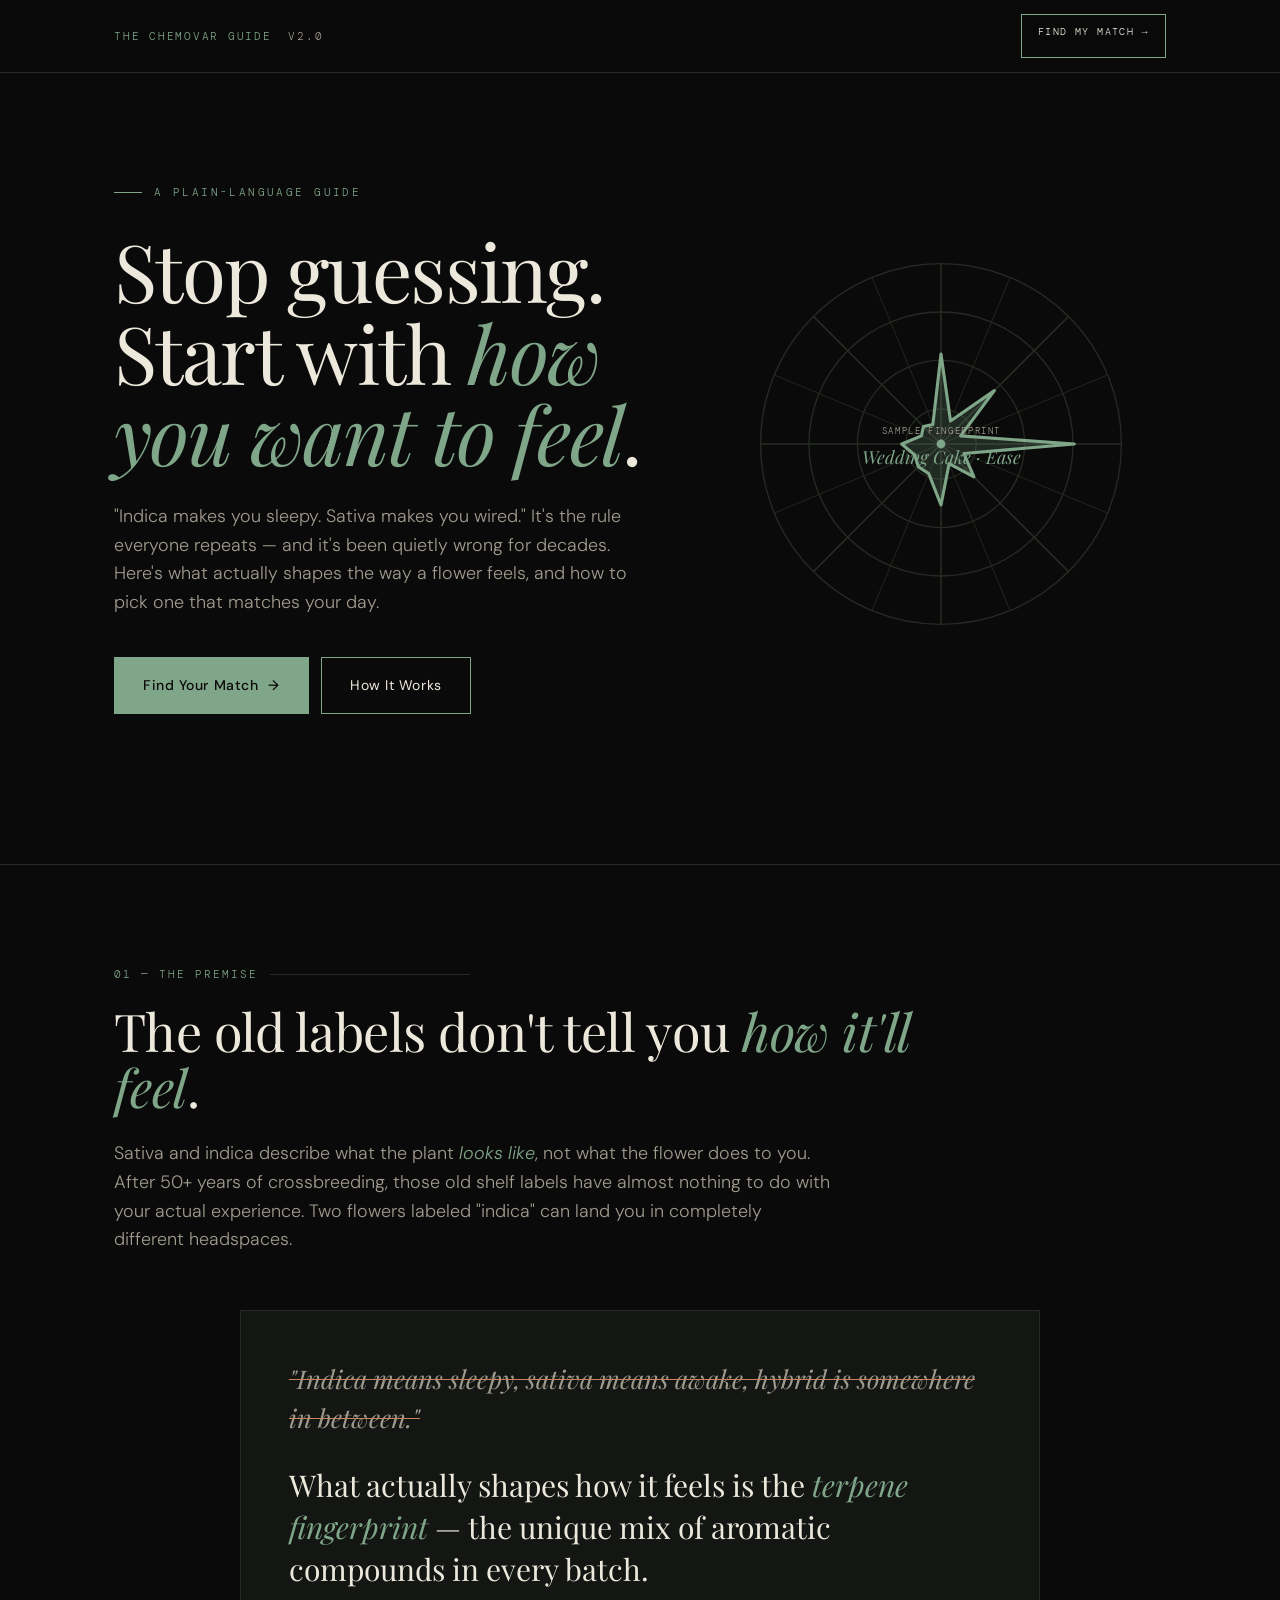
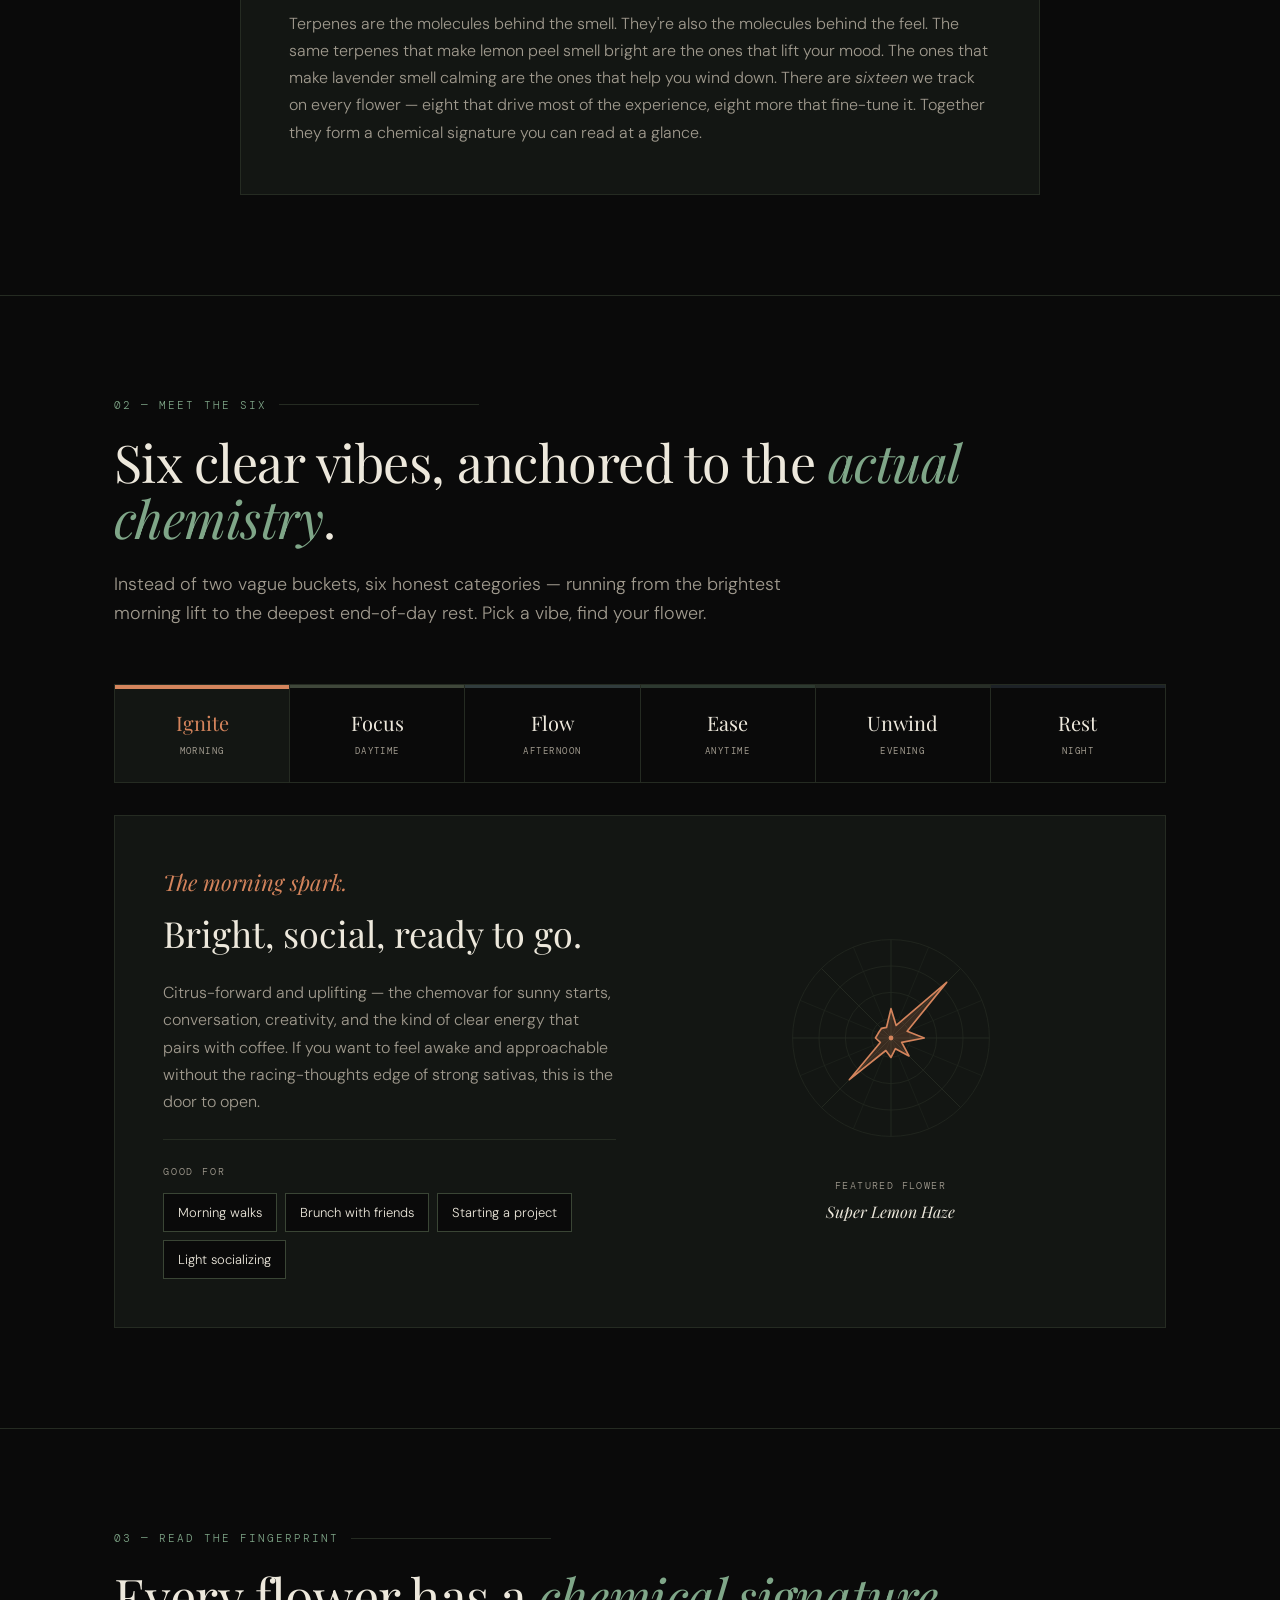
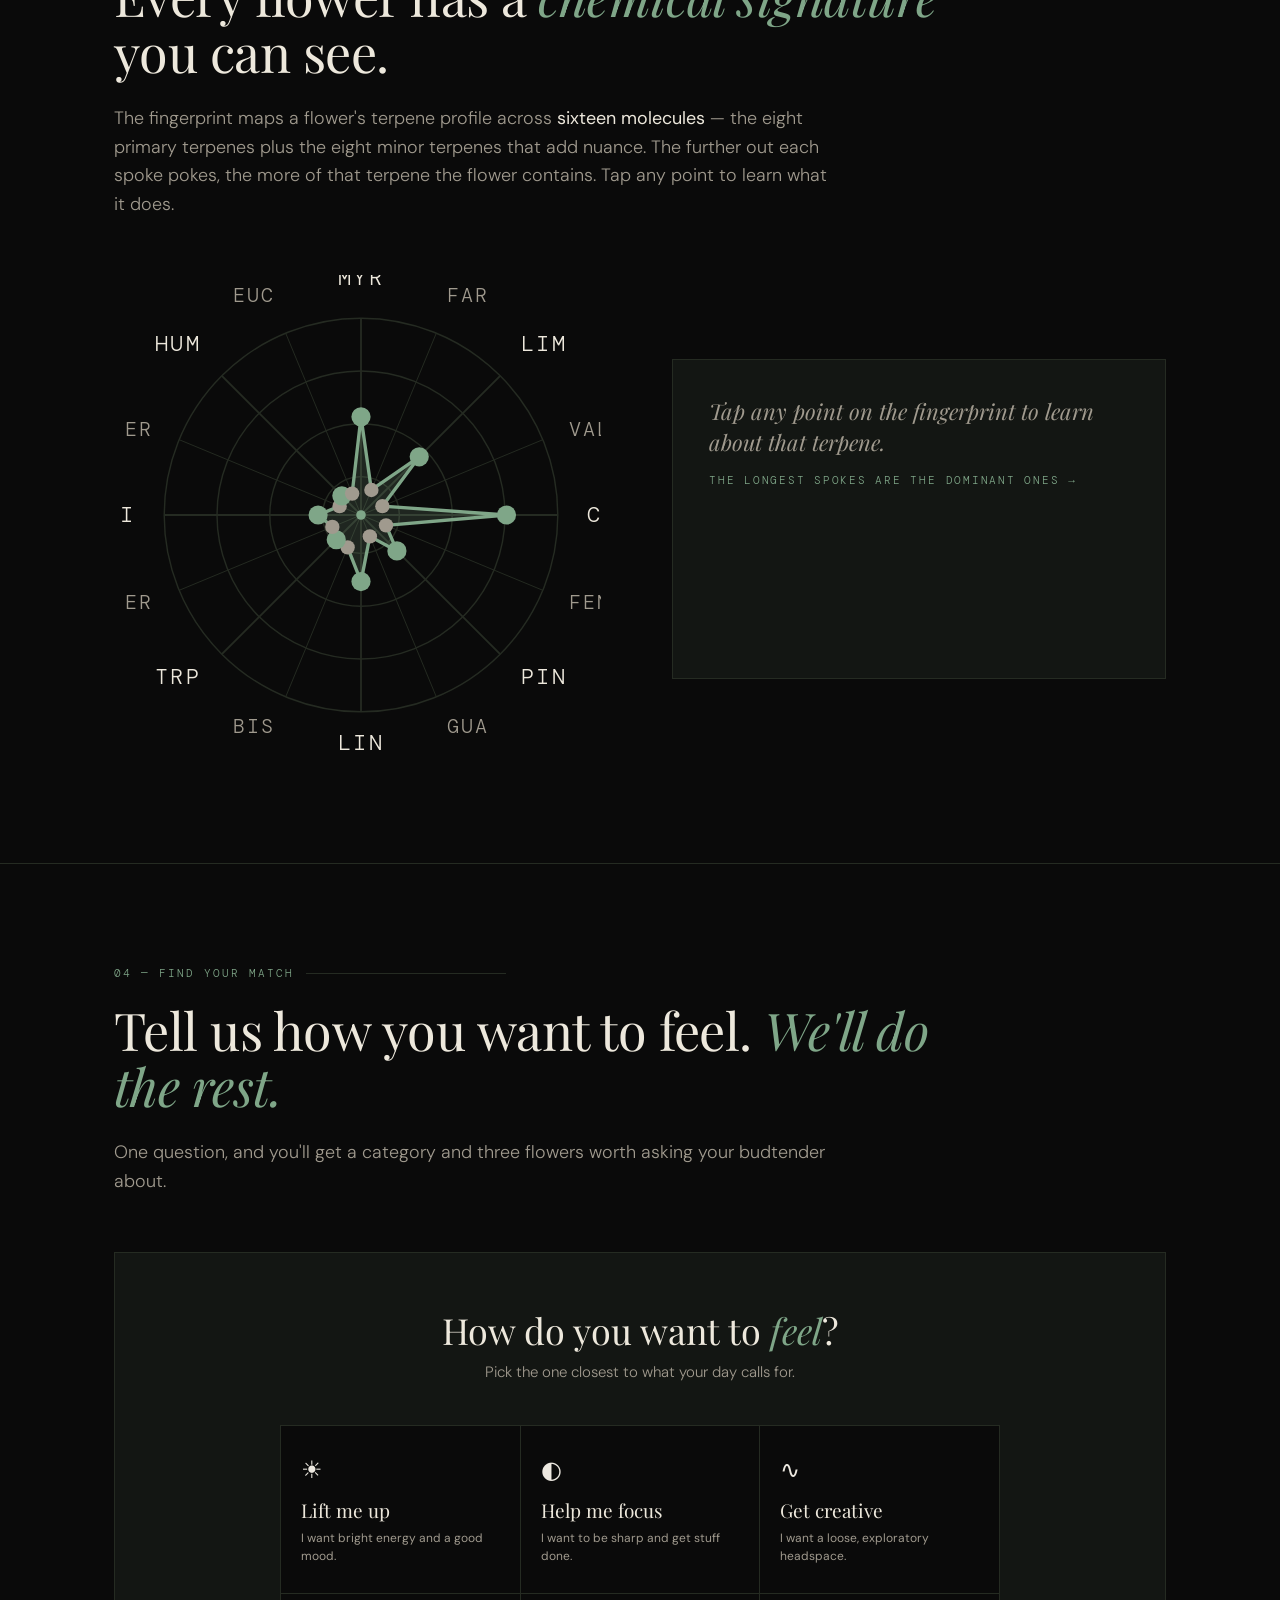
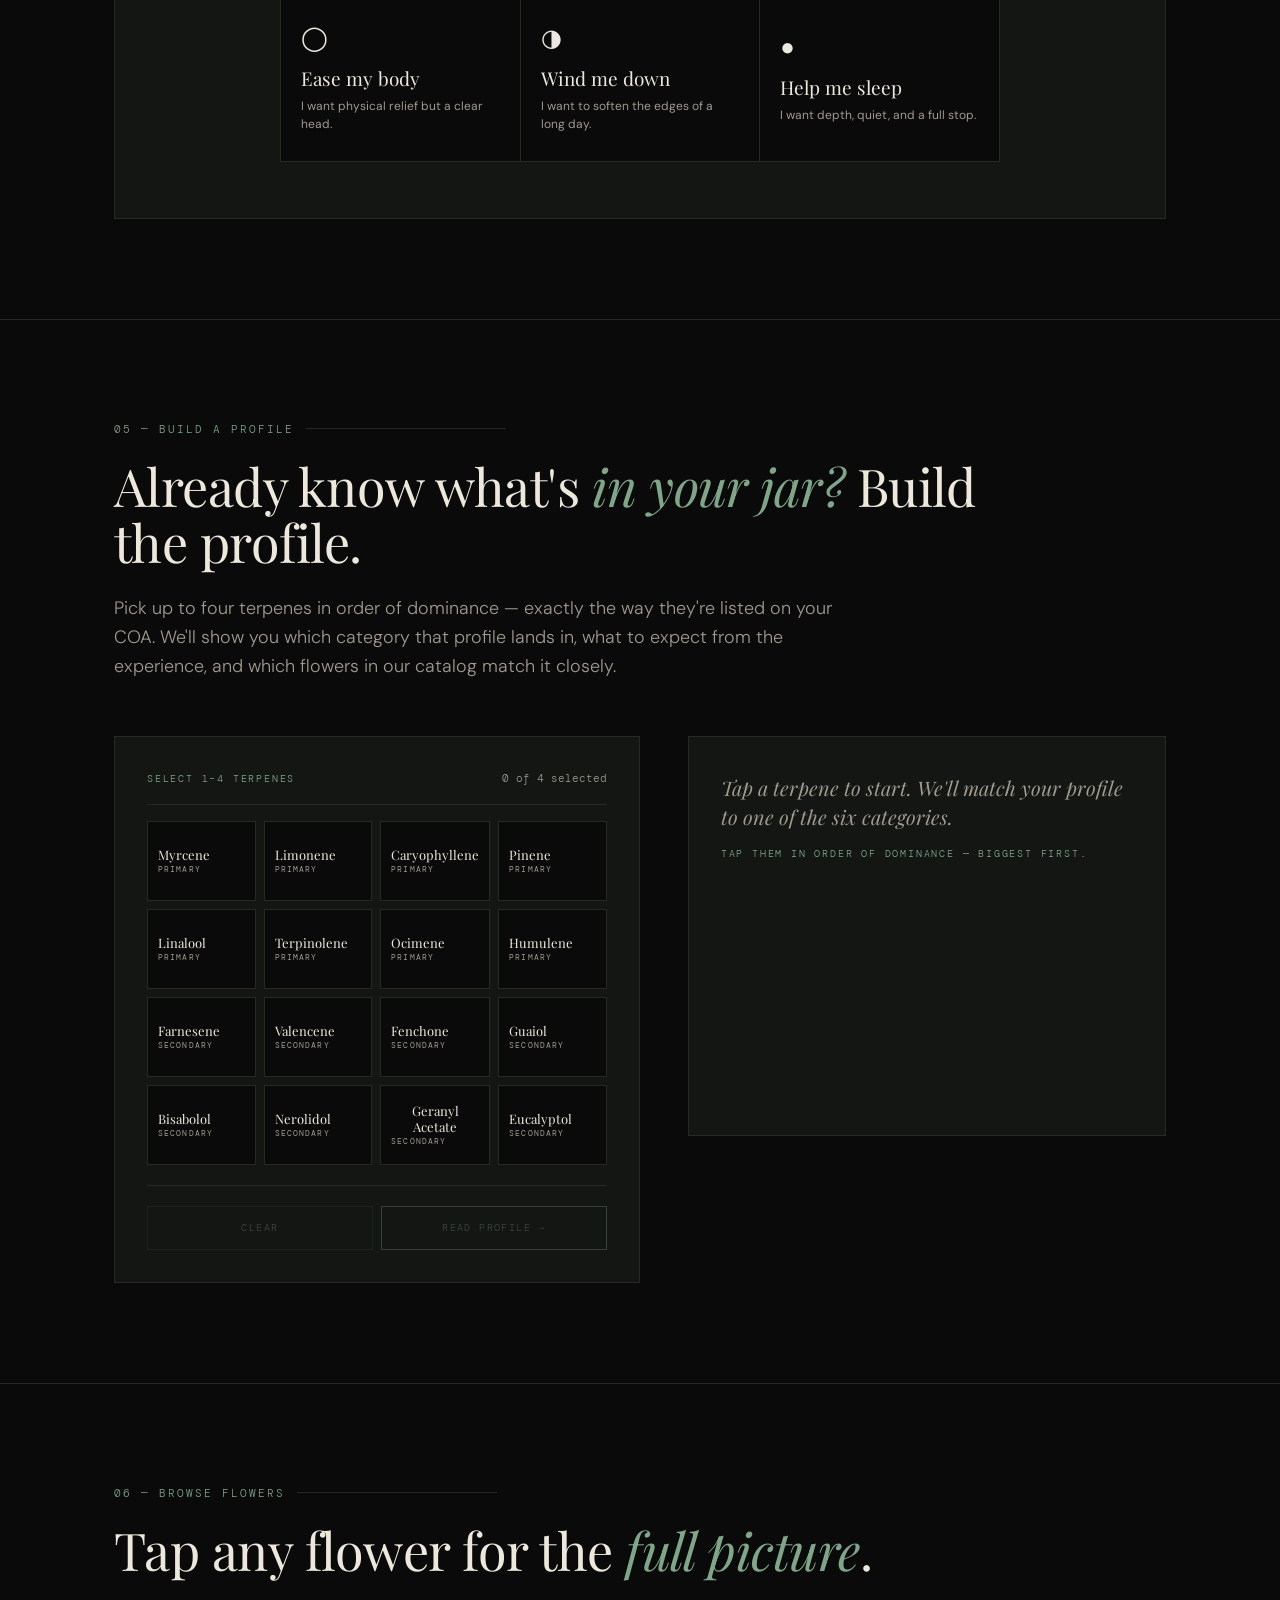
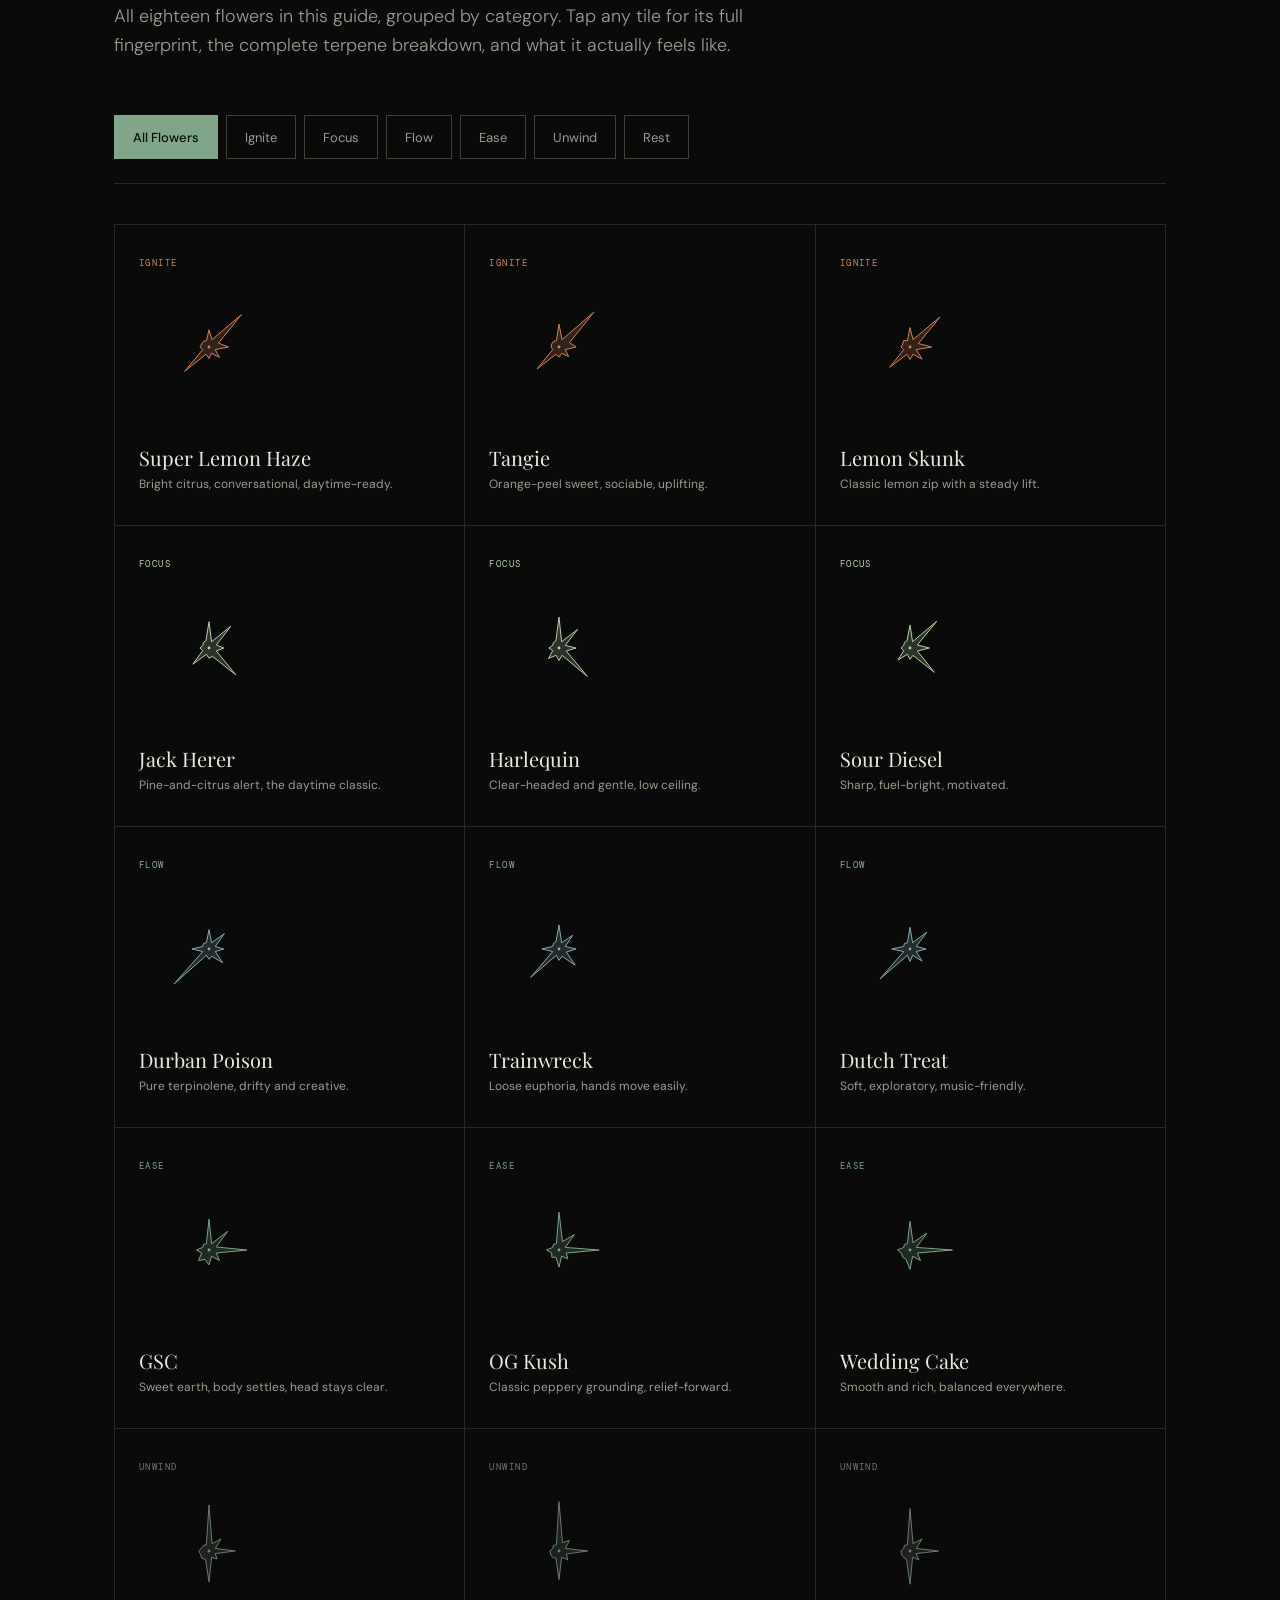
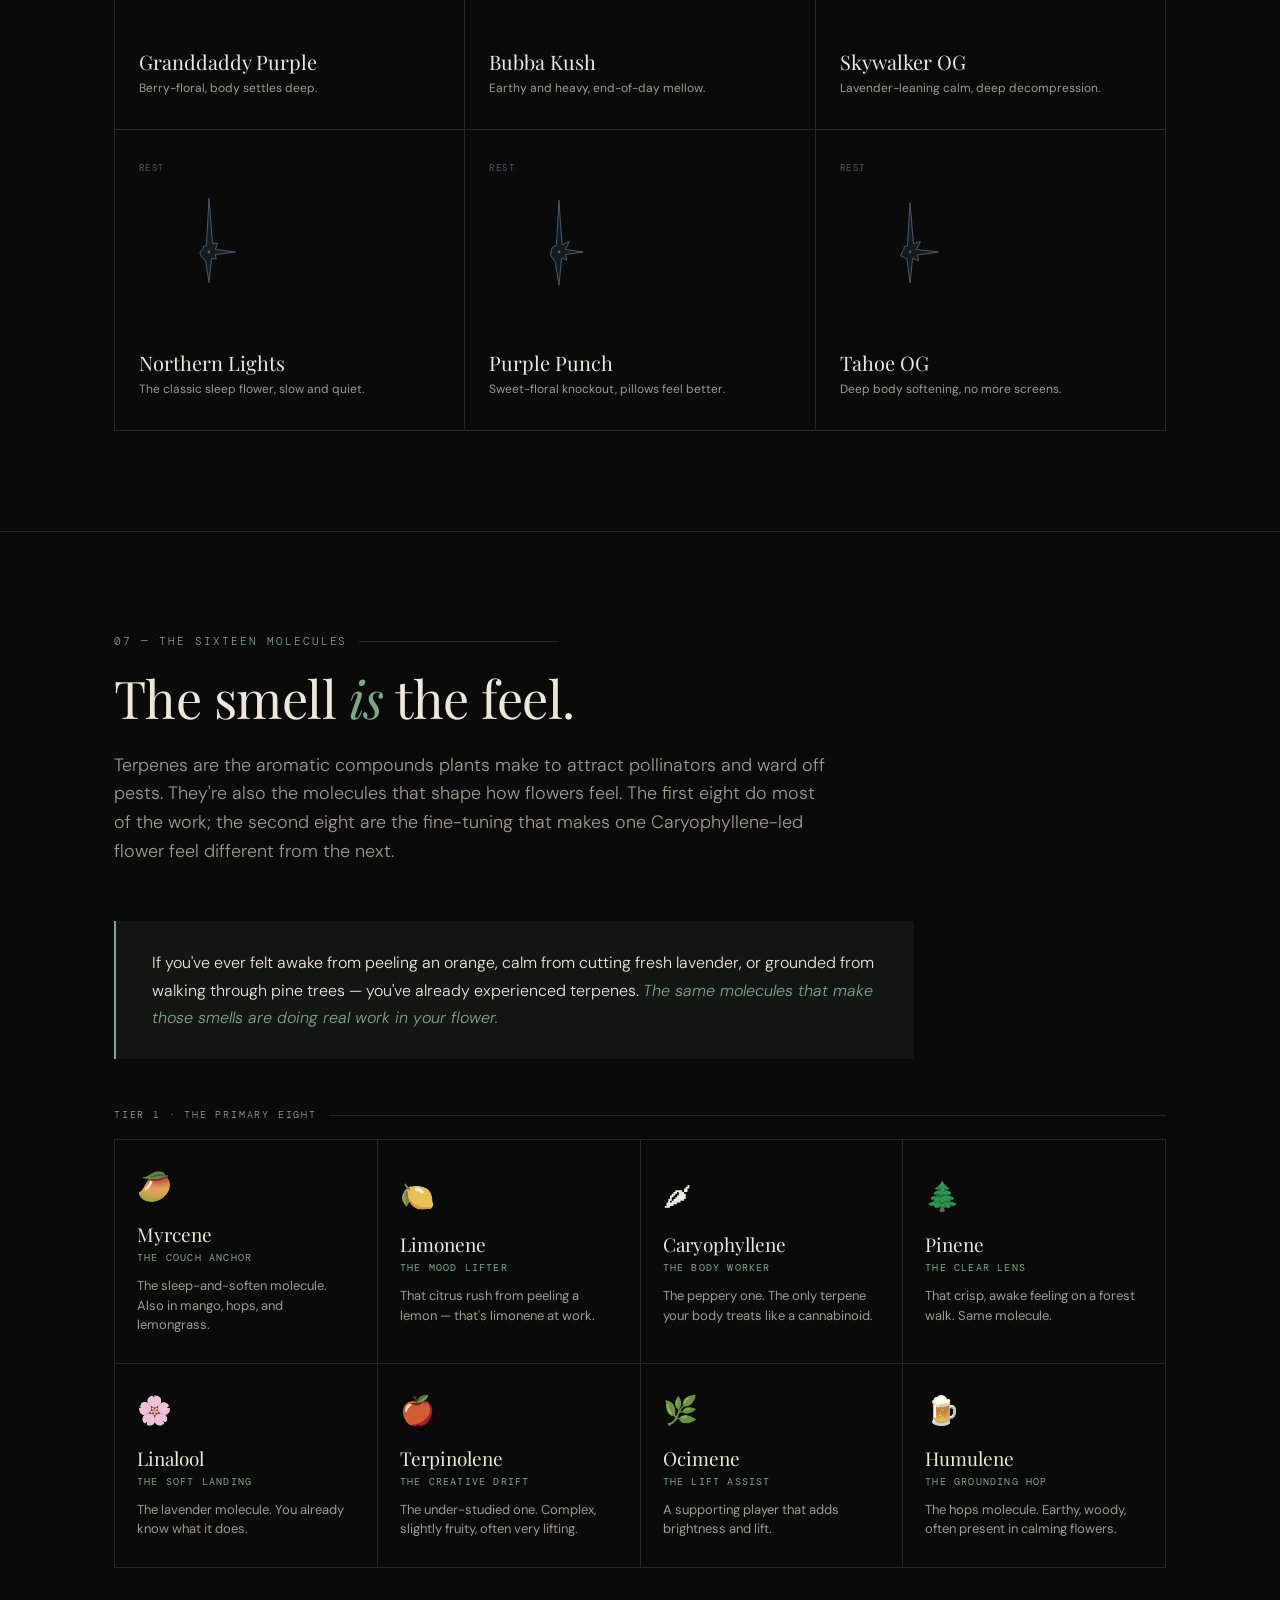
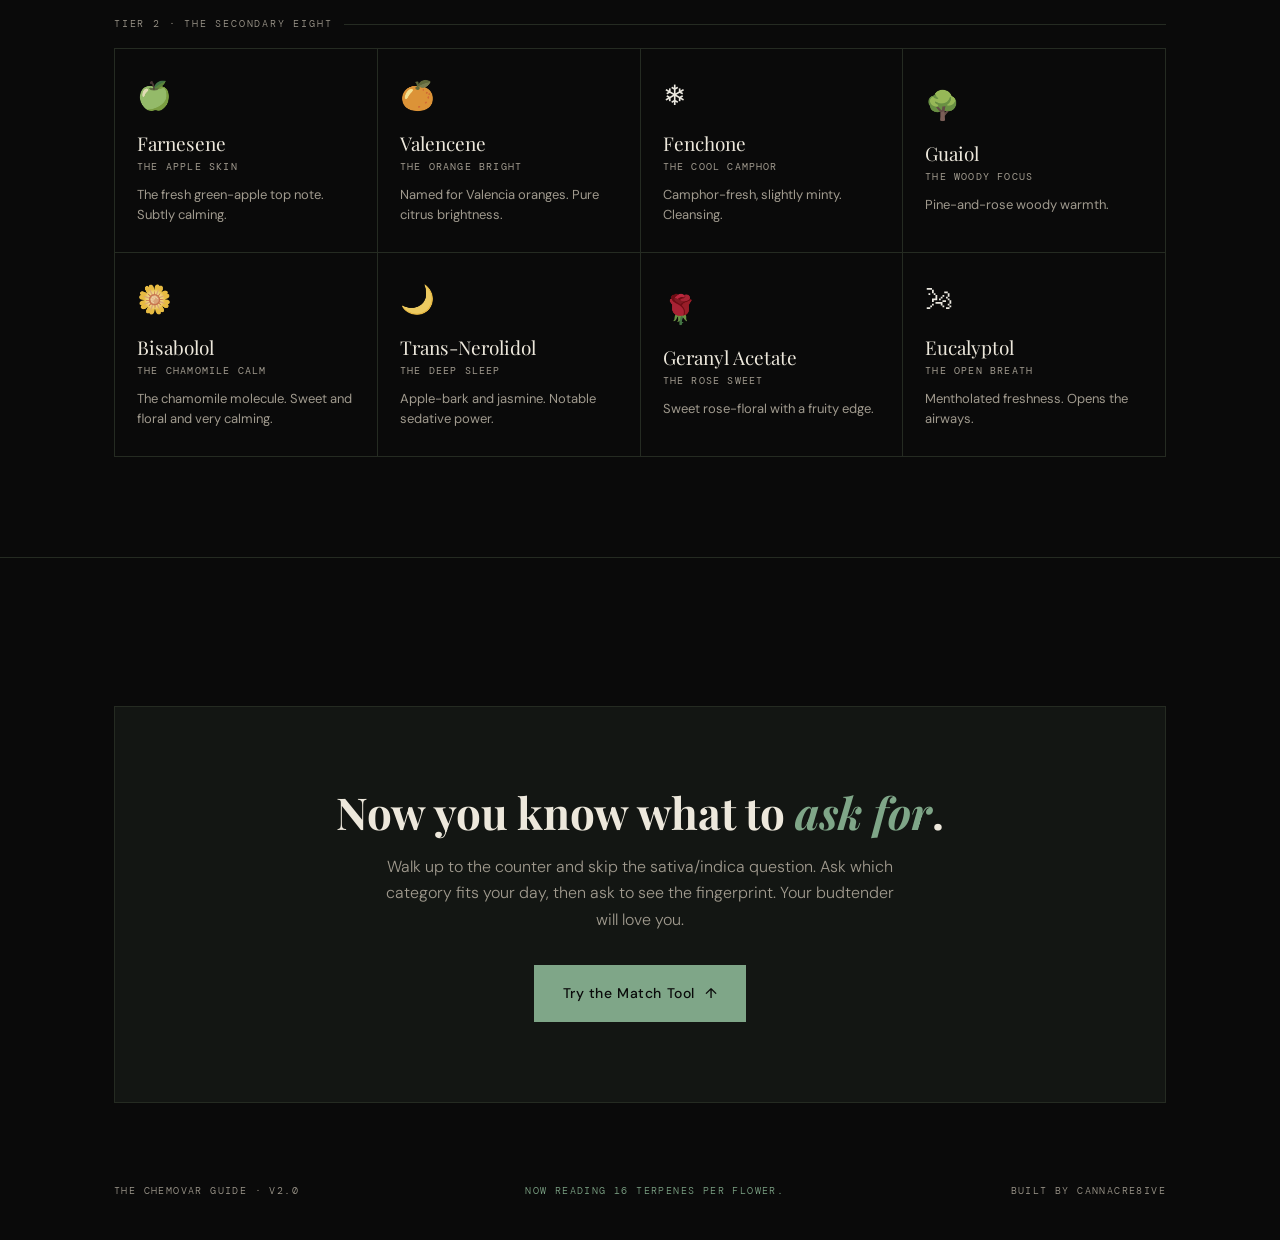
<file: chemovar-consumer-guide-v2-new.html>
<!DOCTYPE html>
<html lang="en">
<head>
<meta charset="UTF-8" />
<meta name="viewport" content="width=device-width, initial-scale=1.0" />
<meta name="theme-color" content="#0A0A0A" />
<title>The Chemovar Guide — How Your Flower Will Actually Feel</title>
<link rel="preconnect" href="https://fonts.googleapis.com">
<link rel="preconnect" href="https://fonts.gstatic.com" crossorigin>
<link href="https://fonts.googleapis.com/css2?family=Playfair+Display:ital,wght@0,400;0,500;0,700;1,400&family=DM+Sans:wght@300;400;500&family=DM+Mono:wght@400&display=swap" rel="stylesheet"/>
<style>
:root {
  --bg: #0A0A0A;
  --surface: #131613;
  --elevated: #1A1E1A;
  --border: #252B22;
  --border-hi: #3A4535;
  --sage: #7FA688;
  --sage-bright: #9BC4A5;
  --sage-dim: #4A6353;
  --cream: #EDE8DC;
  --cream-dim: #A09A8E;
  --muted: #585E52;
  --terra: #C8845C;

  --ignite: #D4845C;
  --focus:  #B8D4A8;
  --flow:   #8AAEB2;
  --ease:   #7FA688;
  --unwind: #6B7D6B;
  --rest:   #4A5A6A;

  --font-head: 'Playfair Display', serif;
  --font-body: 'DM Sans', sans-serif;
  --font-mono: 'DM Mono', monospace;
}

* { box-sizing: border-box; margin: 0; padding: 0; }
*:focus-visible { outline: 2px solid var(--sage); outline-offset: 3px; }

html { scroll-behavior: smooth; }

body {
  background: var(--bg);
  color: var(--cream);
  font-family: var(--font-body);
  font-weight: 300;
  line-height: 1.65;
  font-size: 16px;
  overflow-x: hidden;
  -webkit-font-smoothing: antialiased;
  -moz-osx-font-smoothing: grayscale;
}

.container { max-width: 1100px; margin: 0 auto; padding: 0 24px; }

/* ============ NAV ============ */
.nav {
  position: sticky;
  top: 0;
  z-index: 50;
  background: rgba(10, 10, 10, 0.92);
  backdrop-filter: blur(12px);
  -webkit-backdrop-filter: blur(12px);
  border-bottom: 1px solid var(--border);
  padding: 14px 0;
}

.nav-inner {
  display: flex;
  justify-content: space-between;
  align-items: center;
  gap: 16px;
}

.nav-brand {
  font-family: var(--font-mono);
  font-size: 11px;
  letter-spacing: 0.16em;
  color: var(--sage);
  text-transform: uppercase;
}

.nav-brand .ver {
  color: var(--cream-dim);
  margin-left: 8px;
}

.nav-cta {
  font-family: var(--font-mono);
  font-size: 10px;
  letter-spacing: 0.14em;
  color: var(--cream);
  text-transform: uppercase;
  background: transparent;
  border: 1px solid var(--sage);
  padding: 10px 16px;
  cursor: pointer;
  transition: all 0.25s ease;
  text-decoration: none;
  display: inline-block;
  min-height: 44px;
  line-height: 1.4;
}

.nav-cta:hover, .nav-cta:focus-visible {
  background: var(--sage);
  color: var(--bg);
}

/* ============ HERO ============ */
.hero {
  min-height: 88vh;
  display: flex;
  align-items: center;
  padding: 80px 0 120px;
  border-bottom: 1px solid var(--border);
}

.hero-inner {
  display: grid;
  grid-template-columns: 1.2fr 1fr;
  gap: 64px;
  align-items: center;
  width: 100%;
}

.hero-eyebrow {
  font-family: var(--font-mono);
  font-size: 11px;
  letter-spacing: 0.22em;
  color: var(--sage);
  text-transform: uppercase;
  margin-bottom: 28px;
  display: flex;
  align-items: center;
  gap: 12px;
}

.hero-eyebrow::before {
  content: "";
  width: 28px;
  height: 1px;
  background: var(--sage);
}

.hero-title {
  font-family: var(--font-head);
  font-weight: 400;
  font-size: clamp(40px, 6.5vw, 80px);
  line-height: 1.02;
  letter-spacing: -0.02em;
  margin-bottom: 28px;
}

.hero-title em { font-style: italic; color: var(--sage); }

.hero-sub {
  font-size: clamp(17px, 1.4vw, 20px);
  line-height: 1.6;
  color: var(--cream-dim);
  margin-bottom: 40px;
  max-width: 520px;
}

.hero-cta-row {
  display: flex;
  flex-wrap: wrap;
  gap: 12px;
}

.btn {
  font-family: var(--font-body);
  font-weight: 400;
  font-size: 14px;
  letter-spacing: 0.04em;
  padding: 16px 28px;
  border: 1px solid var(--sage);
  background: transparent;
  color: var(--cream);
  cursor: pointer;
  transition: all 0.25s ease;
  text-decoration: none;
  display: inline-flex;
  align-items: center;
  gap: 10px;
  min-height: 52px;
}

.btn-primary {
  background: var(--sage);
  color: var(--bg);
  border-color: var(--sage);
  font-weight: 500;
}

.btn-primary:hover, .btn-primary:focus-visible {
  background: var(--sage-bright);
  border-color: var(--sage-bright);
  transform: translateY(-1px);
}

.btn-ghost:hover, .btn-ghost:focus-visible { background: var(--surface); }

.btn .arrow { transition: transform 0.25s ease; }
.btn:hover .arrow { transform: translateX(4px); }

.hero-visual {
  display: flex;
  justify-content: center;
  position: relative;
}

.hero-fp {
  width: 100%;
  max-width: 440px;
  aspect-ratio: 1 / 1;
  position: relative;
}

.hero-fp svg {
  width: 100%;
  height: 100%;
  animation: gentle-spin 80s linear infinite;
}

.hero-fp-label {
  position: absolute;
  top: 50%;
  left: 50%;
  transform: translate(-50%, -50%);
  text-align: center;
  pointer-events: none;
}

.hero-fp-label-eye {
  font-family: var(--font-mono);
  font-size: 9px;
  letter-spacing: 0.18em;
  color: var(--cream-dim);
  text-transform: uppercase;
  margin-bottom: 4px;
}

.hero-fp-label-name {
  font-family: var(--font-head);
  font-style: italic;
  font-size: 18px;
  color: var(--sage);
}

@keyframes gentle-spin {
  to { transform: rotate(360deg); }
}

/* ============ SECTIONS ============ */
.section {
  padding: 100px 0;
  border-bottom: 1px solid var(--border);
}

.section-id {
  font-family: var(--font-mono);
  font-size: 11px;
  letter-spacing: 0.18em;
  color: var(--sage);
  text-transform: uppercase;
  margin-bottom: 20px;
  display: flex;
  align-items: center;
  gap: 12px;
}

.section-id::after {
  content: "";
  flex: 1;
  height: 1px;
  background: var(--border);
  max-width: 200px;
}

.section-title {
  font-family: var(--font-head);
  font-weight: 400;
  font-size: clamp(32px, 4.2vw, 52px);
  line-height: 1.08;
  letter-spacing: -0.01em;
  margin-bottom: 24px;
  max-width: 880px;
}

.section-title em { font-style: italic; color: var(--sage); }

.section-lede {
  font-size: clamp(17px, 1.4vw, 20px);
  line-height: 1.6;
  color: var(--cream-dim);
  max-width: 720px;
  margin-bottom: 56px;
}

.section-lede strong { color: var(--cream); font-weight: 400; }
.section-lede em { color: var(--sage); font-style: italic; }

/* ============ PREMISE ============ */
.premise-card {
  border: 1px solid var(--border);
  background: var(--surface);
  padding: 48px;
  max-width: 800px;
  margin: 48px auto 0;
}

.premise-myth {
  font-family: var(--font-head);
  font-style: italic;
  font-size: clamp(20px, 2vw, 26px);
  line-height: 1.5;
  color: var(--cream-dim);
  text-decoration: line-through;
  text-decoration-color: var(--terra);
  text-decoration-thickness: 1px;
  margin-bottom: 28px;
}

.premise-reveal {
  font-family: var(--font-head);
  font-size: clamp(22px, 2.4vw, 30px);
  line-height: 1.4;
  color: var(--cream);
  margin-bottom: 20px;
}

.premise-reveal em { color: var(--sage); font-style: italic; }

.premise-detail {
  font-size: 16px;
  color: var(--cream-dim);
  line-height: 1.7;
}

/* ============ CATEGORY TABS ============ */
.cat-tabs {
  display: flex;
  flex-wrap: wrap;
  gap: 1px;
  background: var(--border);
  border: 1px solid var(--border);
  margin-bottom: 32px;
}

.cat-tab {
  flex: 1;
  min-width: 110px;
  background: var(--bg);
  border: none;
  color: var(--cream-dim);
  padding: 24px 12px;
  cursor: pointer;
  font-family: var(--font-body);
  font-weight: 400;
  font-size: 14px;
  transition: all 0.25s ease;
  position: relative;
  text-align: center;
  min-height: 80px;
}

.cat-tab::before {
  content: "";
  position: absolute;
  top: 0;
  left: 0;
  width: 100%;
  height: 3px;
  background: var(--catcolor);
  opacity: 0.3;
  transition: opacity 0.25s ease;
}

.cat-tab-name {
  font-family: var(--font-head);
  font-size: 20px;
  color: var(--cream);
  margin-bottom: 4px;
  display: block;
}

.cat-tab-time {
  font-family: var(--font-mono);
  font-size: 9px;
  letter-spacing: 0.16em;
  text-transform: uppercase;
  color: var(--cream-dim);
}

.cat-tab:hover, .cat-tab:focus-visible { background: var(--surface); }

.cat-tab.active { background: var(--surface); }
.cat-tab.active::before { opacity: 1; height: 4px; }
.cat-tab.active .cat-tab-name { color: var(--catcolor); }

.cat-panel {
  display: none;
  border: 1px solid var(--border);
  background: var(--surface);
  padding: 48px;
  animation: panel-fade 0.4s ease;
}

@keyframes panel-fade {
  from { opacity: 0; transform: translateY(8px); }
  to { opacity: 1; transform: translateY(0); }
}

.cat-panel.active {
  display: grid;
  grid-template-columns: 1fr 1fr;
  gap: 48px;
  align-items: center;
}

.cat-panel-text h3 {
  font-family: var(--font-head);
  font-style: italic;
  font-size: 22px;
  color: var(--catcolor);
  margin-bottom: 12px;
  font-weight: 400;
}

.cat-panel-text .big-feel {
  font-family: var(--font-head);
  font-size: clamp(28px, 3vw, 36px);
  line-height: 1.2;
  margin-bottom: 24px;
  color: var(--cream);
}

.cat-panel-text p {
  font-size: 16px;
  color: var(--cream-dim);
  line-height: 1.7;
  margin-bottom: 24px;
}

.cat-good-for {
  border-top: 1px solid var(--border);
  padding-top: 24px;
  margin-top: 24px;
}

.cat-good-for-label {
  font-family: var(--font-mono);
  font-size: 10px;
  letter-spacing: 0.18em;
  color: var(--cream-dim);
  text-transform: uppercase;
  margin-bottom: 12px;
}

.cat-good-for-list {
  display: flex;
  flex-wrap: wrap;
  gap: 8px;
}

.cat-good-for-pill {
  font-size: 13px;
  padding: 8px 14px;
  border: 1px solid var(--border-hi);
  background: var(--bg);
  color: var(--cream);
}

.cat-panel-fp {
  display: flex;
  flex-direction: column;
  align-items: center;
  gap: 20px;
}

.cat-panel-fp-strain {
  font-family: var(--font-mono);
  font-size: 10px;
  letter-spacing: 0.14em;
  text-transform: uppercase;
  color: var(--cream-dim);
  text-align: center;
}

.cat-panel-fp-strain .name {
  font-family: var(--font-head);
  font-style: italic;
  font-size: 16px;
  color: var(--cream);
  display: block;
  margin-top: 4px;
  letter-spacing: 0;
  text-transform: none;
}

/* ============ INTERACTIVE FINGERPRINT ============ */
.fp-explainer {
  display: grid;
  grid-template-columns: 1fr 1fr;
  gap: 64px;
  align-items: center;
  margin-top: 32px;
}

.fp-interactive {
  position: relative;
  width: 100%;
  max-width: 480px;
  aspect-ratio: 1 / 1;
  margin: 0 auto;
}

.fp-interactive svg {
  width: 100%;
  height: 100%;
}

.fp-spoke-target {
  cursor: pointer;
  transition: all 0.2s ease;
}

.fp-spoke-target circle.dot {
  transition: r 0.2s ease, fill 0.2s ease;
}

.fp-spoke-target.primary circle.dot { fill: var(--sage); r: 4; }
.fp-spoke-target.secondary circle.dot { fill: var(--cream-dim); r: 3; }

.fp-spoke-target:hover circle.dot,
.fp-spoke-target.active circle.dot {
  r: 8;
  fill: var(--sage-bright);
}

.fp-spoke-target text {
  font-family: var(--font-mono);
  font-size: 8.5px;
  letter-spacing: 0.1em;
  fill: var(--cream-dim);
  text-transform: uppercase;
  transition: fill 0.2s ease;
}

.fp-spoke-target.primary text {
  font-size: 9px;
  fill: var(--cream);
  letter-spacing: 0.12em;
}

.fp-spoke-target:hover text,
.fp-spoke-target.active text {
  fill: var(--sage);
}

.fp-readout {
  background: var(--surface);
  border: 1px solid var(--border);
  padding: 36px;
  min-height: 320px;
}

.fp-readout-empty {
  font-family: var(--font-head);
  font-style: italic;
  font-size: 22px;
  color: var(--cream-dim);
  line-height: 1.4;
}

.fp-readout-empty .hint {
  display: block;
  font-family: var(--font-mono);
  font-style: normal;
  font-size: 11px;
  letter-spacing: 0.16em;
  color: var(--sage);
  margin-top: 16px;
  text-transform: uppercase;
}

.fp-readout-content { display: none; }
.fp-readout-content.active { display: block; animation: panel-fade 0.3s ease; }

.fp-readout-eye {
  font-family: var(--font-mono);
  font-size: 10px;
  letter-spacing: 0.16em;
  color: var(--sage);
  text-transform: uppercase;
  margin-bottom: 12px;
}

.fp-readout-tier {
  display: inline-block;
  font-family: var(--font-mono);
  font-size: 9px;
  letter-spacing: 0.16em;
  text-transform: uppercase;
  padding: 3px 8px;
  margin-left: 8px;
  border: 1px solid var(--border-hi);
}

.fp-readout-tier.primary { border-color: var(--sage); color: var(--sage); }
.fp-readout-tier.secondary { border-color: var(--cream-dim); color: var(--cream-dim); }

.fp-readout-name {
  font-family: var(--font-head);
  font-size: 32px;
  margin-bottom: 8px;
  color: var(--cream);
}

.fp-readout-aka {
  font-family: var(--font-head);
  font-style: italic;
  font-size: 18px;
  color: var(--sage);
  margin-bottom: 20px;
}

.fp-readout-desc {
  font-size: 15px;
  color: var(--cream);
  line-height: 1.7;
  margin-bottom: 20px;
}

.fp-readout-meta {
  display: grid;
  grid-template-columns: 1fr 1fr;
  gap: 16px;
  border-top: 1px solid var(--border);
  padding-top: 20px;
  font-size: 13px;
}

.fp-readout-meta .label {
  font-family: var(--font-mono);
  font-size: 9px;
  letter-spacing: 0.14em;
  color: var(--cream-dim);
  text-transform: uppercase;
  margin-bottom: 4px;
  display: block;
}

.fp-readout-meta .val { color: var(--cream); font-size: 13px; }

/* ============ FIND YOUR MATCH ============ */
.match {
  background: var(--surface);
  border: 1px solid var(--border);
  padding: 56px 40px;
  margin-top: 40px;
  position: relative;
}

.match-step { display: none; animation: panel-fade 0.4s ease; }
.match-step.active { display: block; }

.match-q {
  font-family: var(--font-head);
  font-size: clamp(26px, 3vw, 36px);
  line-height: 1.2;
  margin-bottom: 8px;
  color: var(--cream);
  text-align: center;
}

.match-q em { color: var(--sage); font-style: italic; }

.match-sub {
  font-size: 15px;
  color: var(--cream-dim);
  text-align: center;
  margin-bottom: 40px;
}

.match-options {
  display: grid;
  grid-template-columns: repeat(3, 1fr);
  gap: 1px;
  background: var(--border);
  border: 1px solid var(--border);
  max-width: 720px;
  margin: 0 auto;
}

.match-option {
  background: var(--bg);
  border: none;
  color: var(--cream);
  padding: 28px 20px;
  cursor: pointer;
  font-family: var(--font-body);
  text-align: left;
  transition: all 0.25s ease;
  min-height: 132px;
}

.match-option:hover, .match-option:focus-visible { background: var(--surface); }

.match-option-emoji {
  font-size: 24px;
  margin-bottom: 12px;
  display: block;
  filter: saturate(0.7);
}

.match-option-name {
  font-family: var(--font-head);
  font-size: 19px;
  margin-bottom: 6px;
  color: var(--cream);
}

.match-option-sub {
  font-size: 12px;
  color: var(--cream-dim);
  line-height: 1.5;
}

.match-result { text-align: center; }

.match-result-eye {
  font-family: var(--font-mono);
  font-size: 11px;
  letter-spacing: 0.18em;
  color: var(--sage);
  text-transform: uppercase;
  margin-bottom: 16px;
}

.match-result-name {
  font-family: var(--font-head);
  font-size: clamp(48px, 7vw, 80px);
  line-height: 1;
  margin-bottom: 12px;
  color: var(--catcolor);
}

.match-result-tag {
  font-family: var(--font-head);
  font-style: italic;
  font-size: 20px;
  color: var(--cream);
  margin-bottom: 32px;
}

.match-result-desc {
  max-width: 540px;
  margin: 0 auto 40px;
  font-size: 16px;
  color: var(--cream-dim);
  line-height: 1.7;
}

.match-result-strains {
  display: grid;
  grid-template-columns: repeat(3, 1fr);
  gap: 16px;
  max-width: 680px;
  margin: 0 auto 32px;
}

.match-result-strain {
  background: var(--bg);
  border: 1px solid var(--border);
  padding: 20px;
  text-align: center;
  cursor: pointer;
  font-family: var(--font-body);
  color: var(--cream);
  transition: background 0.25s ease;
}

.match-result-strain:hover { background: var(--surface); }
.match-result-strain svg { width: 90px; height: 90px; margin-bottom: 12px; }

.match-result-strain-name {
  font-family: var(--font-head);
  font-size: 15px;
  color: var(--cream);
}

.match-reset {
  font-family: var(--font-mono);
  font-size: 10px;
  letter-spacing: 0.16em;
  color: var(--cream-dim);
  text-transform: uppercase;
  background: transparent;
  border: none;
  cursor: pointer;
  padding: 12px 20px;
  text-decoration: underline;
  text-underline-offset: 4px;
}

.match-reset:hover { color: var(--sage); }

/* ============ PROFILE BUILDER ============ */
.builder {
  display: grid;
  grid-template-columns: 1.1fr 1fr;
  gap: 48px;
  margin-top: 32px;
  align-items: start;
}

.builder-pick {
  background: var(--surface);
  border: 1px solid var(--border);
  padding: 32px;
}

.builder-pick-head {
  display: flex;
  justify-content: space-between;
  align-items: baseline;
  margin-bottom: 16px;
  padding-bottom: 16px;
  border-bottom: 1px solid var(--border);
}

.builder-pick-title {
  font-family: var(--font-mono);
  font-size: 10px;
  letter-spacing: 0.18em;
  color: var(--sage);
  text-transform: uppercase;
}

.builder-pick-counter {
  font-family: var(--font-mono);
  font-size: 11px;
  color: var(--cream-dim);
}

.builder-grid {
  display: grid;
  grid-template-columns: repeat(4, 1fr);
  gap: 8px;
}

.builder-terp {
  background: var(--bg);
  border: 1px solid var(--border);
  padding: 12px 10px;
  text-align: center;
  cursor: pointer;
  font-family: var(--font-body);
  color: var(--cream);
  transition: all 0.2s ease;
  position: relative;
  min-height: 80px;
  display: flex;
  flex-direction: column;
  justify-content: center;
}

.builder-terp:hover, .builder-terp:focus-visible {
  border-color: var(--sage);
  background: var(--elevated);
}

.builder-terp.selected {
  border-color: var(--sage);
  background: var(--sage);
  color: var(--bg);
}

.builder-terp.disabled {
  opacity: 0.4;
  cursor: not-allowed;
}

.builder-terp-name {
  font-family: var(--font-head);
  font-size: 13px;
  line-height: 1.2;
  margin-bottom: 2px;
}

.builder-terp-tier {
  font-family: var(--font-mono);
  font-size: 8px;
  letter-spacing: 0.14em;
  color: var(--cream-dim);
  text-transform: uppercase;
}

.builder-terp.selected .builder-terp-tier { color: rgba(10,10,10,0.7); }

.builder-terp-order {
  position: absolute;
  top: 4px;
  right: 4px;
  width: 18px;
  height: 18px;
  background: var(--cream);
  color: var(--sage);
  font-family: var(--font-mono);
  font-size: 10px;
  font-weight: 500;
  display: flex;
  align-items: center;
  justify-content: center;
}

.builder-actions {
  display: flex;
  gap: 8px;
  margin-top: 20px;
  padding-top: 20px;
  border-top: 1px solid var(--border);
}

.builder-clear, .builder-read {
  font-family: var(--font-mono);
  font-size: 10px;
  letter-spacing: 0.14em;
  text-transform: uppercase;
  padding: 14px 20px;
  border: 1px solid;
  background: transparent;
  cursor: pointer;
  transition: all 0.2s ease;
  flex: 1;
  min-height: 44px;
}

.builder-clear { border-color: var(--border-hi); color: var(--cream-dim); }
.builder-clear:hover:not(:disabled) { border-color: var(--cream-dim); color: var(--cream); }
.builder-clear:disabled { opacity: 0.3; cursor: not-allowed; }

.builder-read {
  border-color: var(--sage);
  color: var(--sage);
}
.builder-read:hover:not(:disabled) {
  background: var(--sage);
  color: var(--bg);
}
.builder-read:disabled { opacity: 0.3; cursor: not-allowed; }

.builder-result {
  background: var(--surface);
  border: 1px solid var(--border);
  padding: 36px 32px;
  min-height: 400px;
  position: relative;
  overflow: hidden;
}

.builder-result-empty {
  font-family: var(--font-head);
  font-style: italic;
  font-size: 20px;
  color: var(--cream-dim);
  line-height: 1.45;
}

.builder-result-empty .hint {
  display: block;
  font-family: var(--font-mono);
  font-style: normal;
  font-size: 10px;
  letter-spacing: 0.18em;
  color: var(--sage);
  margin-top: 16px;
  text-transform: uppercase;
}

.builder-result-content { display: none; }
.builder-result-content.active { display: block; animation: panel-fade 0.35s ease; }

.builder-result-eye {
  font-family: var(--font-mono);
  font-size: 10px;
  letter-spacing: 0.16em;
  color: var(--sage);
  text-transform: uppercase;
  margin-bottom: 12px;
}

.builder-result-cat {
  font-family: var(--font-head);
  font-size: clamp(36px, 4.5vw, 52px);
  line-height: 1;
  margin-bottom: 8px;
  color: var(--catcolor);
}

.builder-result-tag {
  font-family: var(--font-head);
  font-style: italic;
  font-size: 17px;
  color: var(--cream);
  margin-bottom: 20px;
}

.builder-result-feel {
  font-size: 14px;
  color: var(--cream-dim);
  line-height: 1.7;
  margin-bottom: 24px;
}

.builder-result-notes {
  border-top: 1px solid var(--border);
  padding-top: 20px;
  margin-bottom: 24px;
}

.builder-result-notes-label {
  font-family: var(--font-mono);
  font-size: 10px;
  letter-spacing: 0.16em;
  color: var(--cream-dim);
  text-transform: uppercase;
  margin-bottom: 12px;
}

.builder-result-note {
  display: flex;
  gap: 12px;
  padding: 10px 0;
  border-bottom: 1px solid var(--border);
  font-size: 13px;
  color: var(--cream);
  line-height: 1.5;
}

.builder-result-note:last-child { border-bottom: none; }

.builder-result-note-terp {
  font-family: var(--font-mono);
  font-size: 10px;
  letter-spacing: 0.1em;
  color: var(--sage);
  text-transform: uppercase;
  flex-shrink: 0;
  width: 88px;
  padding-top: 2px;
}

.builder-result-similar {
  border-top: 1px solid var(--border);
  padding-top: 20px;
}

.builder-result-similar-label {
  font-family: var(--font-mono);
  font-size: 10px;
  letter-spacing: 0.16em;
  color: var(--cream-dim);
  text-transform: uppercase;
  margin-bottom: 12px;
}

.builder-result-similar-list {
  display: flex;
  flex-wrap: wrap;
  gap: 8px;
}

.builder-result-similar-pill {
  background: var(--bg);
  border: 1px solid var(--border-hi);
  padding: 8px 14px;
  font-size: 13px;
  color: var(--cream);
  cursor: pointer;
  transition: all 0.2s ease;
  font-family: var(--font-body);
}

.builder-result-similar-pill:hover {
  border-color: var(--sage);
  color: var(--sage);
}

/* ============ STRAIN EXPLORER ============ */
.filter-bar {
  display: flex;
  flex-wrap: wrap;
  gap: 8px;
  margin-bottom: 40px;
  padding-bottom: 24px;
  border-bottom: 1px solid var(--border);
}

.filter-pill {
  font-family: var(--font-body);
  font-size: 13px;
  padding: 10px 18px;
  border: 1px solid var(--border-hi);
  background: transparent;
  color: var(--cream-dim);
  cursor: pointer;
  transition: all 0.2s ease;
  min-height: 44px;
}

.filter-pill:hover, .filter-pill:focus-visible {
  border-color: var(--sage);
  color: var(--cream);
}

.filter-pill.active {
  background: var(--sage);
  border-color: var(--sage);
  color: var(--bg);
  font-weight: 500;
}

.strain-grid {
  display: grid;
  grid-template-columns: repeat(3, 1fr);
  gap: 1px;
  background: var(--border);
  border: 1px solid var(--border);
}

.strain-tile {
  background: var(--bg);
  border: none;
  padding: 32px 24px;
  cursor: pointer;
  text-align: left;
  transition: background 0.25s ease;
  display: flex;
  flex-direction: column;
  font-family: var(--font-body);
  color: inherit;
  min-height: 300px;
}

.strain-tile:hover, .strain-tile:focus-visible { background: var(--surface); }

.strain-tile-cat {
  font-family: var(--font-mono);
  font-size: 9px;
  letter-spacing: 0.16em;
  color: var(--catcolor);
  text-transform: uppercase;
  margin-bottom: 8px;
}

.strain-tile-fp {
  display: flex;
  justify-content: center;
  margin-bottom: 16px;
  flex: 1;
}

.strain-tile-name {
  font-family: var(--font-head);
  font-size: 20px;
  margin-bottom: 4px;
  color: var(--cream);
}

.strain-tile-feel {
  font-size: 12px;
  color: var(--cream-dim);
  line-height: 1.5;
}

/* ============ MODAL ============ */
.modal {
  display: none;
  position: fixed;
  inset: 0;
  background: rgba(10, 10, 10, 0.88);
  backdrop-filter: blur(8px);
  -webkit-backdrop-filter: blur(8px);
  z-index: 100;
  align-items: center;
  justify-content: center;
  padding: 24px;
  animation: panel-fade 0.25s ease;
}

.modal.active { display: flex; }

.modal-content {
  background: var(--bg);
  border: 1px solid var(--border-hi);
  max-width: 720px;
  width: 100%;
  max-height: 90vh;
  overflow-y: auto;
  padding: 48px;
  position: relative;
}

.modal-close {
  position: absolute;
  top: 16px;
  right: 16px;
  background: transparent;
  border: 1px solid var(--border-hi);
  color: var(--cream);
  width: 44px;
  height: 44px;
  cursor: pointer;
  font-family: var(--font-mono);
  font-size: 18px;
  transition: all 0.2s ease;
}

.modal-close:hover, .modal-close:focus-visible {
  background: var(--surface);
  border-color: var(--sage);
}

.modal-cat {
  font-family: var(--font-mono);
  font-size: 10px;
  letter-spacing: 0.18em;
  text-transform: uppercase;
  margin-bottom: 12px;
}

.modal-title {
  font-family: var(--font-head);
  font-size: clamp(32px, 4vw, 44px);
  line-height: 1.1;
  margin-bottom: 8px;
  color: var(--cream);
}

.modal-lineage {
  font-family: var(--font-mono);
  font-size: 10px;
  letter-spacing: 0.12em;
  color: var(--cream-dim);
  text-transform: uppercase;
  margin-bottom: 32px;
}

.modal-body {
  display: grid;
  grid-template-columns: 1fr 1fr;
  gap: 32px;
  margin-bottom: 32px;
}

.modal-fp { display: flex; justify-content: center; align-items: center; }

.modal-feel {
  font-family: var(--font-head);
  font-style: italic;
  font-size: 20px;
  color: var(--cream);
  margin-bottom: 16px;
  line-height: 1.4;
}

.modal-desc {
  font-size: 14px;
  color: var(--cream-dim);
  line-height: 1.7;
}

.modal-profile {
  border-top: 1px solid var(--border);
  padding-top: 24px;
}

.modal-profile-label {
  font-family: var(--font-mono);
  font-size: 10px;
  letter-spacing: 0.16em;
  color: var(--cream-dim);
  text-transform: uppercase;
  margin-bottom: 12px;
}

.modal-profile-bars {
  display: flex;
  flex-direction: column;
  gap: 8px;
}

.profile-bar {
  display: grid;
  grid-template-columns: 130px 1fr 50px 50px;
  gap: 12px;
  align-items: center;
  font-size: 12px;
}

.profile-bar-name {
  font-family: var(--font-mono);
  font-size: 10px;
  letter-spacing: 0.08em;
  color: var(--cream);
  text-transform: uppercase;
}

.profile-bar-track {
  height: 6px;
  background: var(--surface);
  position: relative;
  border: 1px solid var(--border);
}

.profile-bar-fill {
  height: 100%;
  background: var(--catcolor);
  transition: width 0.6s ease;
}

.profile-bar-pct {
  font-family: var(--font-mono);
  font-size: 11px;
  color: var(--cream);
  text-align: right;
}

.profile-bar-tier {
  font-family: var(--font-mono);
  font-size: 9px;
  letter-spacing: 0.08em;
  color: var(--cream-dim);
  text-transform: uppercase;
  text-align: right;
}

/* ============ TERPENE CARDS ============ */
.terp-intro {
  background: var(--surface);
  border-left: 2px solid var(--sage);
  padding: 28px 36px;
  margin: 32px 0 48px;
  max-width: 800px;
}

.terp-intro p {
  font-size: 16px;
  color: var(--cream);
  line-height: 1.7;
}

.terp-intro em { color: var(--sage); font-style: italic; }

.terp-tier-divider {
  font-family: var(--font-mono);
  font-size: 10px;
  letter-spacing: 0.18em;
  color: var(--cream-dim);
  text-transform: uppercase;
  margin: 48px 0 16px;
  display: flex;
  align-items: center;
  gap: 12px;
}

.terp-tier-divider::after {
  content: "";
  flex: 1;
  height: 1px;
  background: var(--border);
}

.terp-grid {
  display: grid;
  grid-template-columns: repeat(4, 1fr);
  gap: 1px;
  background: var(--border);
  border: 1px solid var(--border);
}

.terp-card {
  background: var(--bg);
  padding: 28px 22px;
  cursor: pointer;
  border: none;
  text-align: left;
  font-family: var(--font-body);
  color: inherit;
  transition: background 0.25s ease;
  min-height: 200px;
  position: relative;
}

.terp-card::before {
  content: "";
  position: absolute;
  top: 0;
  left: 0;
  width: 3px;
  height: 100%;
  background: var(--sage);
  opacity: 0;
  transition: opacity 0.25s ease;
}

.terp-card.secondary::before { background: var(--cream-dim); }

.terp-card:hover, .terp-card:focus-visible {
  background: var(--surface);
}

.terp-card:hover::before, .terp-card:focus-visible::before { opacity: 1; }

.terp-card-emoji {
  font-size: 28px;
  margin-bottom: 16px;
  display: block;
  filter: saturate(0.65);
}

.terp-card-name {
  font-family: var(--font-head);
  font-size: 19px;
  margin-bottom: 4px;
  color: var(--cream);
}

.terp-card-aka {
  font-family: var(--font-mono);
  font-size: 10px;
  letter-spacing: 0.12em;
  color: var(--sage);
  text-transform: uppercase;
  margin-bottom: 12px;
}

.terp-card.secondary .terp-card-aka { color: var(--cream-dim); }

.terp-card-hook {
  font-size: 13px;
  color: var(--cream-dim);
  line-height: 1.5;
}

/* ============ CTA BLOCK ============ */
.cta-block {
  text-align: center;
  padding: 80px 24px;
  border: 1px solid var(--border);
  background: var(--surface);
  margin-top: 48px;
}

.cta-title {
  font-family: var(--font-head);
  font-size: clamp(28px, 3.5vw, 44px);
  line-height: 1.15;
  margin-bottom: 16px;
}

.cta-title em { color: var(--sage); font-style: italic; }

.cta-sub {
  font-size: 16px;
  color: var(--cream-dim);
  margin-bottom: 32px;
  max-width: 520px;
  margin-left: auto;
  margin-right: auto;
}

/* ============ FOOTER ============ */
.footer { padding: 48px 0 40px; }

.footer-inner {
  display: flex;
  justify-content: space-between;
  align-items: center;
  font-family: var(--font-mono);
  font-size: 10px;
  letter-spacing: 0.14em;
  color: var(--cream-dim);
  text-transform: uppercase;
  flex-wrap: wrap;
  gap: 12px;
}

.footer-inner .sage { color: var(--sage); }

/* ============ RESPONSIVE ============ */
@media (max-width: 960px) {
  .hero-inner { grid-template-columns: 1fr; gap: 48px; text-align: left; }
  .hero-visual { order: -1; max-width: 280px; margin: 0 auto; }
  .cat-panel.active { grid-template-columns: 1fr; }
  .fp-explainer { grid-template-columns: 1fr; gap: 32px; }
  .builder { grid-template-columns: 1fr; gap: 32px; }
  .strain-grid { grid-template-columns: repeat(2, 1fr); }
  .terp-grid { grid-template-columns: repeat(2, 1fr); }
  .match-options { grid-template-columns: repeat(2, 1fr); }
  .modal-body { grid-template-columns: 1fr; gap: 24px; }
  .builder-grid { grid-template-columns: repeat(4, 1fr); }
  .profile-bar { grid-template-columns: 100px 1fr 42px 36px; }
}

@media (max-width: 600px) {
  .container { padding: 0 18px; }
  .section { padding: 72px 0; }
  .hero { padding: 56px 0 80px; min-height: auto; }
  .cat-tab { padding: 18px 8px; min-height: 70px; min-width: 88px; }
  .cat-tab-name { font-size: 17px; }
  .cat-panel { padding: 28px; }
  .premise-card { padding: 32px 24px; }
  .strain-grid { grid-template-columns: 1fr; }
  .terp-grid { grid-template-columns: 1fr; }
  .match { padding: 36px 20px; }
  .match-options { grid-template-columns: 1fr; }
  .match-result-strains { grid-template-columns: 1fr; gap: 12px; }
  .builder-grid { grid-template-columns: repeat(2, 1fr); }
  .builder-terp { min-height: 70px; padding: 10px 8px; }
  .builder-terp-name { font-size: 12px; }
  .builder-pick, .builder-result { padding: 24px 20px; }
  .modal-content { padding: 32px 24px; }
  .strain-tile { padding: 24px 18px; min-height: 260px; }
  .profile-bar { grid-template-columns: 80px 1fr 36px 32px; gap: 8px; }
  .profile-bar-name { font-size: 9px; }
  .cta-block { padding: 56px 24px; }
  .nav-cta { padding: 10px 12px; font-size: 9px; }
}

@media (prefers-reduced-motion: reduce) {
  *, *::before, *::after {
    animation-duration: 0.01ms !important;
    transition-duration: 0.01ms !important;
  }
  .hero-fp svg { animation: none; }
}
</style>
</head>
<body>

<!-- ============ NAV ============ -->
<nav class="nav">
  <div class="container nav-inner">
    <div class="nav-brand">The Chemovar Guide <span class="ver">v2.0</span></div>
    <a href="#match" class="nav-cta">Find My Match →</a>
  </div>
</nav>

<!-- ============ HERO ============ -->
<header class="hero">
  <div class="container hero-inner">
    <div class="hero-text">
      <div class="hero-eyebrow">A Plain-Language Guide</div>
      <h1 class="hero-title">
        Stop guessing.<br/>
        Start with <em>how you want to feel</em>.
      </h1>
      <p class="hero-sub">
        "Indica makes you sleepy. Sativa makes you wired." It's the rule everyone repeats — and it's been quietly wrong for decades. Here's what actually shapes the way a flower feels, and how to pick one that matches your day.
      </p>
      <div class="hero-cta-row">
        <a href="#match" class="btn btn-primary">Find Your Match <span class="arrow">→</span></a>
        <a href="#premise" class="btn btn-ghost">How It Works</a>
      </div>
    </div>
    <div class="hero-visual">
      <div class="hero-fp">
        <svg viewBox="0 0 200 200" id="hero-svg" aria-hidden="true"></svg>
        <div class="hero-fp-label">
          <div class="hero-fp-label-eye">Sample Fingerprint</div>
          <div class="hero-fp-label-name">Wedding Cake · Ease</div>
        </div>
      </div>
    </div>
  </div>
</header>

<!-- ============ §01 PREMISE ============ -->
<section class="section" id="premise">
  <div class="container">
    <div class="section-id">01 — The Premise</div>
    <h2 class="section-title">
      The old labels don't tell you <em>how it'll feel</em>.
    </h2>
    <p class="section-lede">
      Sativa and indica describe what the plant <em>looks like</em>, not what the flower does to you. After 50+ years of crossbreeding, those old shelf labels have almost nothing to do with your actual experience. Two flowers labeled "indica" can land you in completely different headspaces.
    </p>

    <div class="premise-card">
      <div class="premise-myth">"Indica means sleepy, sativa means awake, hybrid is somewhere in between."</div>
      <div class="premise-reveal">What actually shapes how it feels is the <em>terpene fingerprint</em> — the unique mix of aromatic compounds in every batch.</div>
      <div class="premise-detail">
        Terpenes are the molecules behind the smell. They're also the molecules behind the feel. The same terpenes that make lemon peel smell bright are the ones that lift your mood. The ones that make lavender smell calming are the ones that help you wind down. There are <em>sixteen</em> we track on every flower — eight that drive most of the experience, eight more that fine-tune it. Together they form a chemical signature you can read at a glance.
      </div>
    </div>
  </div>
</section>

<!-- ============ §02 CATEGORIES ============ -->
<section class="section" id="categories">
  <div class="container">
    <div class="section-id">02 — Meet the Six</div>
    <h2 class="section-title">
      Six clear vibes, anchored to the <em>actual chemistry</em>.
    </h2>
    <p class="section-lede">
      Instead of two vague buckets, six honest categories — running from the brightest morning lift to the deepest end-of-day rest. Pick a vibe, find your flower.
    </p>

    <div class="cat-tabs" role="tablist" aria-label="Chemovar categories"></div>
    <div id="cat-panels"></div>
  </div>
</section>

<!-- ============ §03 INTERACTIVE FINGERPRINT ============ -->
<section class="section" id="how-to-read">
  <div class="container">
    <div class="section-id">03 — Read the Fingerprint</div>
    <h2 class="section-title">
      Every flower has a <em>chemical signature</em> you can see.
    </h2>
    <p class="section-lede">
      The fingerprint maps a flower's terpene profile across <strong>sixteen molecules</strong> — the eight primary terpenes plus the eight minor terpenes that add nuance. The further out each spoke pokes, the more of that terpene the flower contains. Tap any point to learn what it does.
    </p>

    <div class="fp-explainer">
      <div class="fp-interactive">
        <svg viewBox="0 0 200 200" id="fp-interactive-svg"></svg>
      </div>

      <div class="fp-readout" id="fp-readout">
        <div class="fp-readout-empty" id="fp-readout-empty">
          Tap any point on the fingerprint to learn about that terpene.
          <span class="hint">The longest spokes are the dominant ones →</span>
        </div>
        <div class="fp-readout-content" id="fp-readout-content"></div>
      </div>
    </div>
  </div>
</section>

<!-- ============ §04 FIND YOUR MATCH ============ -->
<section class="section" id="match">
  <div class="container">
    <div class="section-id">04 — Find Your Match</div>
    <h2 class="section-title">
      Tell us how you want to feel. <em>We'll do the rest.</em>
    </h2>
    <p class="section-lede">
      One question, and you'll get a category and three flowers worth asking your budtender about.
    </p>

    <div class="match">
      <div class="match-step active" id="match-q">
        <div class="match-q">How do you want to <em>feel</em>?</div>
        <div class="match-sub">Pick the one closest to what your day calls for.</div>
        <div class="match-options" id="match-options"></div>
      </div>
      <div class="match-step" id="match-r"></div>
    </div>
  </div>
</section>

<!-- ============ §05 PROFILE BUILDER ============ -->
<section class="section" id="builder">
  <div class="container">
    <div class="section-id">05 — Build a Profile</div>
    <h2 class="section-title">
      Already know what's <em>in your jar?</em> Build the profile.
    </h2>
    <p class="section-lede">
      Pick up to four terpenes in order of dominance — exactly the way they're listed on your COA. We'll show you which category that profile lands in, what to expect from the experience, and which flowers in our catalog match it closely.
    </p>

    <div class="builder">
      <div class="builder-pick">
        <div class="builder-pick-head">
          <div class="builder-pick-title">Select 1–4 Terpenes</div>
          <div class="builder-pick-counter" id="builder-counter">0 of 4 selected</div>
        </div>
        <div class="builder-grid" id="builder-grid"></div>
        <div class="builder-actions">
          <button class="builder-clear" id="builder-clear" disabled>Clear</button>
          <button class="builder-read" id="builder-read" disabled>Read Profile →</button>
        </div>
      </div>

      <div class="builder-result" id="builder-result">
        <div class="builder-result-empty" id="builder-result-empty">
          Tap a terpene to start. We'll match your profile to one of the six categories.
          <span class="hint">Tap them in order of dominance — biggest first.</span>
        </div>
        <div class="builder-result-content" id="builder-result-content"></div>
      </div>
    </div>
  </div>
</section>

<!-- ============ §06 STRAIN EXPLORER ============ -->
<section class="section" id="explorer">
  <div class="container">
    <div class="section-id">06 — Browse Flowers</div>
    <h2 class="section-title">
      Tap any flower for the <em>full picture</em>.
    </h2>
    <p class="section-lede">
      All eighteen flowers in this guide, grouped by category. Tap any tile for its full fingerprint, the complete terpene breakdown, and what it actually feels like.
    </p>

    <div class="filter-bar" role="tablist" id="filter-bar"></div>
    <div class="strain-grid" id="strain-grid"></div>
  </div>
</section>

<!-- ============ §07 TERPENES ============ -->
<section class="section" id="terpenes">
  <div class="container">
    <div class="section-id">07 — The Sixteen Molecules</div>
    <h2 class="section-title">
      The smell <em>is</em> the feel.
    </h2>
    <p class="section-lede">
      Terpenes are the aromatic compounds plants make to attract pollinators and ward off pests. They're also the molecules that shape how flowers feel. The first eight do most of the work; the second eight are the fine-tuning that makes one Caryophyllene-led flower feel different from the next.
    </p>

    <div class="terp-intro">
      <p>If you've ever felt awake from peeling an orange, calm from cutting fresh lavender, or grounded from walking through pine trees — you've already experienced terpenes. <em>The same molecules that make those smells are doing real work in your flower.</em></p>
    </div>

    <div class="terp-tier-divider">Tier 1 · The Primary Eight</div>
    <div class="terp-grid" id="terp-grid-primary"></div>

    <div class="terp-tier-divider">Tier 2 · The Secondary Eight</div>
    <div class="terp-grid" id="terp-grid-secondary"></div>
  </div>
</section>

<!-- ============ §08 CTA ============ -->
<section class="section" id="next" style="border-bottom:none; padding-bottom: 32px;">
  <div class="container">
    <div class="cta-block">
      <h2 class="cta-title">Now you know what to <em>ask for</em>.</h2>
      <p class="cta-sub">
        Walk up to the counter and skip the sativa/indica question. Ask which category fits your day, then ask to see the fingerprint. Your budtender will love you.
      </p>
      <a href="#match" class="btn btn-primary">Try the Match Tool <span class="arrow">↑</span></a>
    </div>
  </div>
</section>

<!-- ============ FOOTER ============ -->
<footer class="footer">
  <div class="container footer-inner">
    <div>The Chemovar Guide · v2.0</div>
    <div class="sage">Now reading 16 terpenes per flower.</div>
    <div>Built by CannaCre8ive</div>
  </div>
</footer>

<!-- ============ MODAL ============ -->
<div class="modal" id="strain-modal" role="dialog" aria-modal="true" aria-labelledby="modal-title-el">
  <div class="modal-content" id="modal-content"></div>
</div>

<script>
/* ===================================================================
   DATA — 16 TERPENES (8 primary + 8 secondary)
   Order matters — defines spoke positions on the fingerprint wheel.
   =================================================================== */
const TERPENES = [
  'myrcene', 'farnesene', 'limonene', 'valencene',
  'caryophyllene', 'fenchone', 'pinene', 'guaiol',
  'linalool', 'bisabolol', 'terpinolene', 'nerolidol',
  'ocimene', 'geranylAcetate', 'humulene', 'eucalyptol'
];

const TERPENE_TIER = {
  myrcene: 'primary', limonene: 'primary', caryophyllene: 'primary', pinene: 'primary',
  linalool: 'primary', terpinolene: 'primary', ocimene: 'primary', humulene: 'primary',
  farnesene: 'secondary', valencene: 'secondary', fenchone: 'secondary', guaiol: 'secondary',
  bisabolol: 'secondary', nerolidol: 'secondary', geranylAcetate: 'secondary', eucalyptol: 'secondary'
};

const TERPENE_LABEL_SHORT = {
  myrcene: 'MYR', farnesene: 'FAR', limonene: 'LIM', valencene: 'VAL',
  caryophyllene: 'CAR', fenchone: 'FEN', pinene: 'PIN', guaiol: 'GUA',
  linalool: 'LIN', bisabolol: 'BIS', terpinolene: 'TRP', nerolidol: 'NER',
  ocimene: 'OCI', geranylAcetate: 'GER', humulene: 'HUM', eucalyptol: 'EUC'
};

const TERPENE_LABEL_FULL = {
  myrcene: 'Myrcene', farnesene: 'Farnesene', limonene: 'Limonene', valencene: 'Valencene',
  caryophyllene: 'Caryophyllene', fenchone: 'Fenchone', pinene: 'Pinene', guaiol: 'Guaiol',
  linalool: 'Linalool', bisabolol: 'Bisabolol', terpinolene: 'Terpinolene', nerolidol: 'Trans-Nerolidol',
  ocimene: 'Ocimene', geranylAcetate: 'Geranyl Acetate', humulene: 'Humulene', eucalyptol: 'Eucalyptol'
};

const CATEGORIES = [
  {
    key: 'ignite', num: '01', name: 'Ignite', color: '#D4845C',
    emoji: '☀', time: 'Morning',
    tag: 'The morning spark.',
    bigFeel: 'Bright, social, ready to go.',
    desc: "Citrus-forward and uplifting — the chemovar for sunny starts, conversation, creativity, and the kind of clear energy that pairs with coffee. If you want to feel awake and approachable without the racing-thoughts edge of strong sativas, this is the door to open.",
    goodFor: ['Morning walks', 'Brunch with friends', 'Starting a project', 'Light socializing'],
    dominantTerps: ['limonene', 'terpinolene'],
    matchOption: { emoji: '☀', name: 'Lift me up', sub: 'I want bright energy and a good mood.' }
  },
  {
    key: 'focus', num: '02', name: 'Focus', color: '#B8D4A8',
    emoji: '◐', time: 'Daytime',
    tag: 'The clear lane.',
    bigFeel: 'Sharp, awake, head clear.',
    desc: "Pine-forward and clear-headed — the chemovar for getting things done. Where heavy sativas can spin you out, Focus profiles support sustained attention without the noise. Think long work sessions, deep reading, careful conversations, and outdoor activities that need your wits.",
    goodFor: ['Studio time', 'Long sessions', 'Hikes', 'Reading'],
    dominantTerps: ['pinene', 'limonene'],
    matchOption: { emoji: '◐', name: 'Help me focus', sub: 'I want to be sharp and get stuff done.' }
  },
  {
    key: 'flow', num: '03', name: 'Flow', color: '#8AAEB2',
    emoji: '∿', time: 'Afternoon',
    tag: 'The drift.',
    bigFeel: 'Loose, creative, lightly euphoric.',
    desc: "Terpinolene-led and gently lifting — the chemovar for art-making, music, and the kind of relaxed attention that produces unexpected ideas. Not heady like a strong sativa, not body-heavy like an indica. Just a soft, exploratory mode that lets ideas connect on their own.",
    goodFor: ['Painting or making', 'Listening to music', 'Long walks', 'Light hangs'],
    dominantTerps: ['terpinolene', 'ocimene'],
    matchOption: { emoji: '∿', name: 'Get creative', sub: 'I want a loose, exploratory headspace.' }
  },
  {
    key: 'ease', num: '04', name: 'Ease', color: '#7FA688',
    emoji: '◯', time: 'Anytime',
    tag: 'The exhale.',
    bigFeel: 'Body softens, head stays clear.',
    desc: "Caryophyllene-led and grounding — physical relief without the mental cloud. Caryophyllene is unique among cannabis compounds in that it works directly on inflammation. The chemovar for recovery days, post-workout, dinners that run long, and pain that needs to quiet without sedation.",
    goodFor: ['Post-workout', 'Slow dinners', 'Pain relief', 'Recovery'],
    dominantTerps: ['caryophyllene', 'myrcene'],
    matchOption: { emoji: '◯', name: 'Ease my body', sub: 'I want physical relief but a clear head.' }
  },
  {
    key: 'unwind', num: '05', name: 'Unwind', color: '#6B7D6B',
    emoji: '◑', time: 'Evening',
    tag: 'The descent.',
    bigFeel: 'Soft, heavy, edges blur.',
    desc: "Myrcene and linalool — the chemovar for ending the day without yet closing it. The same molecules in mango (myrcene) and lavender (linalool) layered together. Softens stress, eases the body, brings you down gently from whatever the day asked of you. Not yet sleep, but on the way.",
    goodFor: ['After dinner', 'Long baths', 'Decompressing', 'A movie'],
    dominantTerps: ['myrcene', 'linalool'],
    matchOption: { emoji: '◑', name: 'Wind me down', sub: 'I want to soften the edges of a long day.' }
  },
  {
    key: 'rest', num: '06', name: 'Rest', color: '#4A5A6A',
    emoji: '●', time: 'Night',
    tag: 'The night cap.',
    bigFeel: 'Deep, slow, ready for sleep.',
    desc: "Heavy myrcene with linalool and caryophyllene — the deepest sedative chemovar in the system. Reserved for night, for sleep, for the day already finished. These are the flowers that turn off the noise so you can rest. Not for daytime use unless you mean it.",
    goodFor: ['Before bed', 'Insomnia nights', 'Total decompression', 'After hard days'],
    dominantTerps: ['myrcene', 'linalool', 'caryophyllene'],
    matchOption: { emoji: '●', name: 'Help me sleep', sub: 'I want depth, quiet, and a full stop.' }
  }
];

/* Terpene → category affinity. Each terpene leans toward a primary category
   (and optionally a secondary). Used as a fallback signal in the profile
   builder so minor-terpene-led selections still produce an honest, sensible
   prediction instead of defaulting to the first category. The dominant-pair
   matching remains the primary driver when a real pairing is present. */
const TERPENE_AFFINITY = {
  myrcene:        { primary: 'unwind', secondary: 'rest' },
  limonene:       { primary: 'ignite', secondary: 'focus' },
  caryophyllene:  { primary: 'ease',   secondary: 'rest' },
  pinene:         { primary: 'focus' },
  linalool:       { primary: 'unwind', secondary: 'rest' },
  terpinolene:    { primary: 'flow',   secondary: 'ignite' },
  ocimene:        { primary: 'flow' },
  humulene:       { primary: 'ease',   secondary: 'rest' },
  farnesene:      { primary: 'unwind' },
  valencene:      { primary: 'ignite' },
  fenchone:       { primary: 'ease',   secondary: 'focus' },
  guaiol:         { primary: 'focus' },
  bisabolol:      { primary: 'unwind', secondary: 'ease' },
  nerolidol:      { primary: 'rest' },
  geranylAcetate: { primary: 'flow',   secondary: 'ignite' },
  eucalyptol:     { primary: 'focus' }
};

/* Strain profiles — 16 terpene values per strain in TERPENES order.
   Illustrative; production data must come from actual COA exports. */
const STRAINS = [
  // Ignite — limonene + terpinolene dominant
  { slug: 'super-lemon-haze', cat: 'ignite', name: 'Super Lemon Haze', lineage: 'Lemon Skunk × Super Silver Haze',
    profile: [10, 2, 35, 4, 12, 1, 8, 1, 5, 2, 25, 1, 3, 2, 2, 1],
    feel: 'Bright citrus, conversational, daytime-ready.' },
  { slug: 'tangie', cat: 'ignite', name: 'Tangie', lineage: 'California Orange × Skunk-1',
    profile: [15, 2, 38, 5, 10, 1, 7, 1, 4, 2, 22, 1, 2, 2, 2, 1],
    feel: 'Orange-peel sweet, sociable, uplifting.' },
  { slug: 'lemon-skunk', cat: 'ignite', name: 'Lemon Skunk', lineage: 'Skunk #1 phenotypes',
    profile: [12, 2, 32, 3, 14, 1, 10, 2, 6, 2, 20, 1, 3, 2, 3, 1],
    feel: 'Classic lemon zip with a steady lift.' },
  // Focus — pinene + limonene dominant
  { slug: 'jack-herer', cat: 'focus', name: 'Jack Herer', lineage: 'Haze × NL5 × Shiva Skunk',
    profile: [18, 1, 22, 2, 8, 2, 28, 3, 4, 1, 15, 1, 3, 1, 2, 2],
    feel: 'Pine-and-citrus alert, the daytime classic.' },
  { slug: 'harlequin', cat: 'focus', name: 'Harlequin', lineage: 'Colombian Gold × Thai × Swiss',
    profile: [22, 1, 18, 1, 10, 2, 30, 2, 6, 2, 8, 1, 4, 1, 2, 2],
    feel: 'Clear-headed and gentle, low ceiling.' },
  { slug: 'sour-diesel', cat: 'focus', name: 'Sour Diesel', lineage: 'Chemdog 91 × Super Skunk',
    profile: [15, 1, 28, 2, 12, 2, 25, 2, 5, 1, 10, 1, 3, 1, 2, 2],
    feel: 'Sharp, fuel-bright, motivated.' },
  // Flow — terpinolene + ocimene dominant
  { slug: 'durban-poison', cat: 'flow', name: 'Durban Poison', lineage: 'South African landrace',
    profile: [12, 1, 14, 1, 8, 1, 12, 2, 4, 1, 38, 1, 10, 1, 2, 1],
    feel: 'Pure terpinolene, drifty and creative.' },
  { slug: 'trainwreck', cat: 'flow', name: 'Trainwreck', lineage: 'Mexican × Thai × Afghani',
    profile: [16, 1, 12, 1, 10, 2, 15, 2, 5, 1, 30, 1, 10, 1, 2, 2],
    feel: 'Loose euphoria, hands move easily.' },
  { slug: 'dutch-treat', cat: 'flow', name: 'Dutch Treat', lineage: 'Northern Lights × Haze',
    profile: [14, 1, 16, 1, 9, 1, 10, 1, 6, 1, 32, 1, 11, 1, 2, 1],
    feel: 'Soft, exploratory, music-friendly.' },
  // Ease — caryophyllene + myrcene dominant
  { slug: 'gsc', cat: 'ease', name: 'GSC', lineage: 'OG Kush × Durban Poison',
    profile: [22, 1, 18, 2, 28, 2, 8, 1, 8, 4, 8, 2, 6, 1, 2, 1],
    feel: 'Sweet earth, body settles, head stays clear.' },
  { slug: 'og-kush', cat: 'ease', name: 'OG Kush', lineage: 'Chemdawg × Hindu Kush',
    profile: [28, 3, 14, 1, 30, 2, 6, 1, 10, 2, 4, 2, 6, 1, 2, 1],
    feel: 'Classic peppery grounding, relief-forward.' },
  { slug: 'wedding-cake', cat: 'ease', name: 'Wedding Cake', lineage: 'Triangle Kush × Animal Mints',
    profile: [20, 2, 16, 1, 32, 2, 8, 1, 12, 4, 4, 3, 6, 1, 2, 1],
    feel: 'Smooth and rich, balanced everywhere.' },
  // Unwind — myrcene + linalool dominant
  { slug: 'granddaddy-purple', cat: 'unwind', name: 'Granddaddy Purple', lineage: 'Purple Urkle × Big Bud',
    profile: [35, 2, 10, 1, 18, 1, 5, 1, 22, 3, 4, 3, 4, 2, 2, 1],
    feel: 'Berry-floral, body settles deep.' },
  { slug: 'bubba-kush', cat: 'unwind', name: 'Bubba Kush', lineage: 'OG Kush × Northern Lights',
    profile: [38, 3, 8, 1, 20, 2, 6, 1, 20, 2, 3, 3, 3, 1, 2, 1],
    feel: 'Earthy and heavy, end-of-day mellow.' },
  { slug: 'skywalker-og', cat: 'unwind', name: 'Skywalker OG', lineage: 'Skywalker × OG Kush',
    profile: [32, 2, 10, 1, 20, 1, 6, 1, 24, 3, 3, 3, 3, 1, 2, 1],
    feel: 'Lavender-leaning calm, deep decompression.' },
  // Rest — myrcene-heavy with linalool + caryophyllene
  { slug: 'northern-lights', cat: 'rest', name: 'Northern Lights', lineage: 'Afghani × Thai',
    profile: [42, 3, 6, 1, 18, 1, 4, 1, 22, 3, 3, 3, 3, 1, 2, 1],
    feel: 'The classic sleep flower, slow and quiet.' },
  { slug: 'purple-punch', cat: 'rest', name: 'Purple Punch', lineage: 'Larry OG × GDP',
    profile: [40, 2, 8, 1, 16, 1, 5, 1, 24, 4, 3, 3, 2, 2, 2, 1],
    feel: 'Sweet-floral knockout, pillows feel better.' },
  { slug: 'tahoe-og', cat: 'rest', name: 'Tahoe OG', lineage: 'SFV OG × OG Kush',
    profile: [38, 3, 8, 1, 20, 2, 6, 1, 22, 2, 2, 4, 2, 1, 2, 1],
    feel: 'Deep body softening, no more screens.' }
];

/* Detailed terpene info — primary + secondary */
const TERPENE_INFO = {
  myrcene: {
    name: 'Myrcene', aka: 'The Couch Anchor', emoji: '🥭', tier: 'primary',
    hook: 'The sleep-and-soften molecule. Also in mango, hops, and lemongrass.',
    desc: "The most common terpene in cannabis and the one most responsible for that 'sinking into the couch' feeling. Earthy, musky, slightly herbal. If your flower is doing heavy lifting on relaxation, myrcene is doing most of the work.",
    aroma: 'Earth · musk · ripe mango',
    feel: 'Heavy body · sleepy · sedating',
    entourage: 'Deepens body relaxation; amplifies the sedative effects of other terpenes.',
    foundIn: 'Mango, hops, lemongrass, thyme'
  },
  limonene: {
    name: 'Limonene', aka: 'The Mood Lifter', emoji: '🍋', tier: 'primary',
    hook: "That citrus rush from peeling a lemon — that's limonene at work.",
    desc: 'Bright and citrusy. Associated with elevated mood, stress relief, and that sociable-lifted feeling without too much head fog. If a flower smells like lemon peel or grapefruit, limonene is the reason.',
    aroma: 'Lemon · orange peel · grapefruit',
    feel: 'Uplifted · social · stress relief',
    entourage: 'Counteracts anxiety; amplifies uplifting cannabinoid effects.',
    foundIn: 'Citrus rinds, juniper, peppermint'
  },
  caryophyllene: {
    name: 'Caryophyllene', aka: 'The Body Worker', emoji: '🌶', tier: 'primary',
    hook: 'The peppery one. The only terpene your body treats like a cannabinoid.',
    desc: "Unique among terpenes — it binds to your body's CB2 receptors, which deal with inflammation and pain. That means it works directly on physical relief without needing to touch your head. Pepper, clove, cedar.",
    aroma: 'Black pepper · clove · cedar',
    feel: 'Body relief · anti-inflammatory · grounding',
    entourage: 'Direct CB2 binding amplifies anti-inflammatory and analgesic effects.',
    foundIn: 'Black pepper, cloves, hops, basil'
  },
  pinene: {
    name: 'Pinene', aka: 'The Clear Lens', emoji: '🌲', tier: 'primary',
    hook: 'That crisp, awake feeling on a forest walk. Same molecule.',
    desc: 'Pine-needle fresh. Associated with alertness, sharper memory, and counteracting some of the cognitive fog that comes with high-THC flower. The "I can still think clearly" terpene.',
    aroma: 'Pine forest · rosemary · basil',
    feel: 'Alert · focused · clear-headed',
    entourage: 'Counteracts short-term memory impairment from THC; supports cognitive clarity.',
    foundIn: 'Pine, rosemary, sage, dill'
  },
  linalool: {
    name: 'Linalool', aka: 'The Soft Landing', emoji: '🌸', tier: 'primary',
    hook: 'The lavender molecule. You already know what it does.',
    desc: "The calming compound in lavender. Floral, mildly anesthetic, soothing. In cannabis it pairs with myrcene to deepen relaxation — and it's why some flowers feel like the day just got quieter.",
    aroma: 'Lavender · light spice · floral',
    feel: 'Calming · soothing · mildly anesthetic',
    entourage: 'Deepens the sedative and anxiolytic effects of other terpenes.',
    foundIn: 'Lavender, mint, cinnamon, birch'
  },
  terpinolene: {
    name: 'Terpinolene', aka: 'The Creative Drift', emoji: '🍎', tier: 'primary',
    hook: "The under-studied one. Complex, slightly fruity, often very lifting.",
    desc: "Harder to describe than the others — herbaceous, slightly fruity, slightly piney all at once. Less studied than the big terpenes but consistently linked to uplifting, cerebral, exploratory effects.",
    aroma: 'Apple · herbs · soft pine',
    feel: 'Cerebral · uplifting · creative',
    entourage: 'Drives the cerebral, exploratory quality of Flow chemovars.',
    foundIn: 'Apples, lilacs, cumin, tea tree'
  },
  ocimene: {
    name: 'Ocimene', aka: 'The Lift Assist', emoji: '🌿', tier: 'primary',
    hook: 'A supporting player that adds brightness and lift.',
    desc: 'Sweet, woody, with a hint of mint. Usually shows up as a secondary terpene and tends to amplify uplifting, energetic profiles. The high-note in many Flow-category flowers.',
    aroma: 'Sweet herbs · woody · mint',
    feel: 'Light · energetic · uplifting',
    entourage: 'Brightens and lifts the terpinolene-driven Flow profile.',
    foundIn: 'Basil, mint, parsley, orchids'
  },
  humulene: {
    name: 'Humulene', aka: 'The Grounding Hop', emoji: '🍺', tier: 'primary',
    hook: "The hops molecule. Earthy, woody, often present in calming flowers.",
    desc: 'The terpene that gives beer its hoppy character. Earthy, woody, anti-inflammatory. Usually a smaller player but adds depth and groundedness to Ease and Rest profiles.',
    aroma: 'Hops · wood · sage',
    feel: 'Earthy · grounding · appetite-balancing',
    entourage: 'Anti-inflammatory; subtly modulates appetite.',
    foundIn: 'Hops, sage, ginseng, ginger'
  },
  /* Secondary tier */
  farnesene: {
    name: 'Farnesene', aka: 'The Apple Skin', emoji: '🍏', tier: 'secondary',
    hook: 'The fresh green-apple top note. Subtly calming.',
    desc: "Light, green, fruity — the molecule that gives green apples their characteristic skin-smell. Less studied than the big terpenes but associated with calming, anti-anxiety effects and a soft sedative quality.",
    aroma: 'Green apple · sweet wood',
    feel: 'Calming · anti-anxious · soft',
    entourage: 'Adds anti-anxiety nuance to myrcene-led calming profiles.',
    foundIn: 'Apple skins, ginger, hops, chamomile'
  },
  valencene: {
    name: 'Valencene', aka: 'The Orange Bright', emoji: '🍊', tier: 'secondary',
    hook: "Named for Valencia oranges. Pure citrus brightness.",
    desc: 'The terpene that gives Valencia oranges their characteristic sweetness. In cannabis, it amplifies uplifting profiles and contributes the sweet-orange note to many Ignite chemovars.',
    aroma: 'Sweet orange · valencia citrus',
    feel: 'Uplifting · energetic · sweet',
    entourage: 'Sweetens and lifts limonene-led citrus profiles.',
    foundIn: 'Oranges, tangerines, mangoes'
  },
  fenchone: {
    name: 'Fenchone', aka: 'The Cool Camphor', emoji: '❄', tier: 'secondary',
    hook: 'Camphor-fresh, slightly minty. Cleansing.',
    desc: 'Sharp, camphor-like, with a cooling quality. Less common in cannabis but when present adds a clarifying, almost mentholated dimension to caryophyllene-dominant flowers.',
    aroma: 'Camphor · fennel · mint',
    feel: 'Cooling · clarifying · cleansing',
    entourage: 'Adds a cooling, clarifying edge to caryophyllene-led body profiles.',
    foundIn: 'Fennel, anise, camphor'
  },
  guaiol: {
    name: 'Guaiol', aka: 'The Woody Focus', emoji: '🌳', tier: 'secondary',
    hook: 'Pine-and-rose woody warmth.',
    desc: 'A liquid alcohol-class terpene with a woody, slightly floral character. Often pairs with pinene in Focus-category flowers — adds depth and a softer focus quality.',
    aroma: 'Pine · rose · cedar wood',
    feel: 'Focused · clear · grounded',
    entourage: 'Reinforces and softens pinene-driven mental clarity.',
    foundIn: 'Cypress, conifers, guaiacum'
  },
  bisabolol: {
    name: 'Bisabolol', aka: 'The Chamomile Calm', emoji: '🌼', tier: 'secondary',
    hook: 'The chamomile molecule. Sweet and floral and very calming.',
    desc: "The primary terpene in chamomile — sweet, slightly floral, and gently calming. Anti-inflammatory and skin-soothing. Notable in modern indica-leaning hybrids like the GSC and Wedding Cake lines.",
    aroma: 'Chamomile · soft floral · honey',
    feel: 'Calming · anti-inflammatory · gentle',
    entourage: 'Amplifies the soothing quality of linalool and caryophyllene.',
    foundIn: 'Chamomile, candeia tree, sage'
  },
  nerolidol: {
    name: 'Trans-Nerolidol', aka: 'The Deep Sleep', emoji: '🌙', tier: 'secondary',
    hook: 'Apple-bark and jasmine. Notable sedative power.',
    desc: 'Woody, slightly floral, with a hint of apple and citrus. Known for strong sedative effects — when nerolidol is elevated in a flower, expect noticeably deeper sleep-leaning experiences. Common in heavy Rest-category profiles.',
    aroma: 'Apple bark · jasmine · soft wood',
    feel: 'Sedative · deepening · sleep-leaning',
    entourage: 'A primary driver of the deepest sedative profiles when present above trace.',
    foundIn: 'Jasmine, ginger, tea tree, lavender'
  },
  geranylAcetate: {
    name: 'Geranyl Acetate', aka: 'The Rose Sweet', emoji: '🌹', tier: 'secondary',
    hook: 'Sweet rose-floral with a fruity edge.',
    desc: 'Soft, rosy, with a fruity-floral top note. Less studied but contributes to the sweet, perfumed quality of certain Ignite and Flow flowers and is associated with gentle mood lift.',
    aroma: 'Rose · sweet floral · fruity',
    feel: 'Lifting · sweet · gentle',
    entourage: 'Sweetens and softens ocimene-led uplifting profiles.',
    foundIn: 'Rose, geranium, lemongrass'
  },
  eucalyptol: {
    name: 'Eucalyptol', aka: 'The Open Breath', emoji: '🌬', tier: 'secondary',
    hook: 'Mentholated freshness. Opens the airways.',
    desc: 'Also called 1,8-cineole. The minty-eucalyptus molecule. Cooling, slightly camphorous, with respiratory-opening qualities. When present, adds a fresh, opened-up dimension to humulene-led grounding profiles.',
    aroma: 'Eucalyptus · menthol · spice',
    feel: 'Cooling · breath-opening · refreshing',
    entourage: 'Adds clarity and freshness to humulene-driven grounding.',
    foundIn: 'Eucalyptus, rosemary, bay laurel, sage'
  }
};

/* ===================================================================
   FINGERPRINT GEOMETRY — 16-spoke wheel
   =================================================================== */
function generateFingerprint(profile) {
  // 16 spokes at 22.5° intervals starting from 0° (top), clockwise
  const center = 100, minR = 8, maxR = 82, scaleMax = 45;
  return profile.map((pct, i) => {
    const angle = i * 22.5;
    const r = minR + (Math.min(pct, scaleMax) / scaleMax) * (maxR - minR);
    const rad = (angle - 90) * Math.PI / 180;
    const x = center + r * Math.cos(rad);
    const y = center + r * Math.sin(rad);
    return `${x.toFixed(2)},${y.toFixed(2)}`;
  }).join(' ');
}

function fpSVG(profile, color, size = 200, showGrid = true) {
  const points = generateFingerprint(profile);

  // Build grid: 4 concentric circles + 16 spokes (8 strong, 8 light)
  let grid = '';
  if (showGrid) {
    grid += `<g stroke="#252B22" stroke-width="0.6" fill="none">`;
    grid += `<circle cx="100" cy="100" r="82"/>`;
    grid += `<circle cx="100" cy="100" r="60"/>`;
    grid += `<circle cx="100" cy="100" r="38"/>`;
    grid += `<circle cx="100" cy="100" r="16"/>`;
    grid += `</g>`;
    // Spokes — primary (every 45°) stronger, secondary lighter
    grid += `<g stroke="#252B22" fill="none">`;
    for (let i = 0; i < 16; i++) {
      const angle = i * 22.5;
      const rad = (angle - 90) * Math.PI / 180;
      const x = 100 + 82 * Math.cos(rad);
      const y = 100 + 82 * Math.sin(rad);
      const isPrimary = i % 2 === 0;
      const sw = isPrimary ? 0.75 : 0.4;
      grid += `<line x1="100" y1="100" x2="${x.toFixed(2)}" y2="${y.toFixed(2)}" stroke-width="${sw}"/>`;
    }
    grid += `</g>`;
  }

  return `
    <svg viewBox="0 0 200 200" width="${size}" height="${size}" aria-hidden="true">
      ${grid}
      <polygon points="${points}" fill="${color}" fill-opacity="0.2" stroke="${color}" stroke-width="1.4" stroke-linejoin="round"/>
      <circle cx="100" cy="100" r="2" fill="${color}"/>
    </svg>`;
}

const getCat = key => CATEGORIES.find(c => c.key === key);
const getStrainsByCat = key => STRAINS.filter(s => s.cat === key);

/* ===================================================================
   HERO FINGERPRINT
   =================================================================== */
function renderHeroFingerprint() {
  // Wedding Cake — shows good multi-terpene character
  const wc = STRAINS.find(s => s.slug === 'wedding-cake');
  const svg = document.getElementById('hero-svg');
  svg.innerHTML = fpSVG(wc.profile, '#7FA688', 200, true)
    .replace(/<svg[^>]*>/, '').replace('</svg>', '');
}

/* ===================================================================
   CATEGORY TABS + PANELS
   =================================================================== */
function renderCategoryTabs() {
  const tabsEl = document.querySelector('.cat-tabs');
  const panelsEl = document.getElementById('cat-panels');

  tabsEl.innerHTML = CATEGORIES.map((c, i) => `
    <button class="cat-tab ${i === 0 ? 'active' : ''}" role="tab" aria-selected="${i === 0}"
            data-cat="${c.key}" style="--catcolor:${c.color};">
      <span class="cat-tab-name">${c.name}</span>
      <span class="cat-tab-time">${c.time}</span>
    </button>
  `).join('');

  panelsEl.innerHTML = CATEGORIES.map((c, i) => {
    const strain = getStrainsByCat(c.key)[0];
    return `
      <div class="cat-panel ${i === 0 ? 'active' : ''}" data-cat="${c.key}" style="--catcolor:${c.color};">
        <div class="cat-panel-text">
          <h3>${c.tag}</h3>
          <div class="big-feel">${c.bigFeel}</div>
          <p>${c.desc}</p>
          <div class="cat-good-for">
            <div class="cat-good-for-label">Good for</div>
            <div class="cat-good-for-list">
              ${c.goodFor.map(g => `<span class="cat-good-for-pill">${g}</span>`).join('')}
            </div>
          </div>
        </div>
        <div class="cat-panel-fp">
          ${fpSVG(strain.profile, c.color, 240)}
          <div class="cat-panel-fp-strain">
            Featured flower
            <span class="name">${strain.name}</span>
          </div>
        </div>
      </div>
    `;
  }).join('');

  tabsEl.addEventListener('click', e => {
    const btn = e.target.closest('.cat-tab');
    if (!btn) return;
    const key = btn.dataset.cat;
    tabsEl.querySelectorAll('.cat-tab').forEach(t => {
      t.classList.toggle('active', t.dataset.cat === key);
      t.setAttribute('aria-selected', t.dataset.cat === key);
    });
    panelsEl.querySelectorAll('.cat-panel').forEach(p => {
      p.classList.toggle('active', p.dataset.cat === key);
    });
  });
}

/* ===================================================================
   INTERACTIVE FINGERPRINT — annotated with tappable spokes
   =================================================================== */
function renderInteractiveFingerprint() {
  // Demo with Wedding Cake — good multi-terpene character
  const wc = STRAINS.find(s => s.slug === 'wedding-cake');
  const profile = wc.profile;
  const svg = document.getElementById('fp-interactive-svg');

  // Build the SVG content
  let content = '';

  // Grid
  content += `<g stroke="#252B22" stroke-width="0.6" fill="none">
    <circle cx="100" cy="100" r="82"/>
    <circle cx="100" cy="100" r="60"/>
    <circle cx="100" cy="100" r="38"/>
    <circle cx="100" cy="100" r="16"/>
  </g>`;

  // Spokes
  content += `<g stroke="#252B22" fill="none">`;
  for (let i = 0; i < 16; i++) {
    const angle = i * 22.5;
    const rad = (angle - 90) * Math.PI / 180;
    const x = 100 + 82 * Math.cos(rad);
    const y = 100 + 82 * Math.sin(rad);
    const sw = i % 2 === 0 ? 0.75 : 0.4;
    content += `<line x1="100" y1="100" x2="${x.toFixed(2)}" y2="${y.toFixed(2)}" stroke-width="${sw}"/>`;
  }
  content += `</g>`;

  // Polygon
  const points = generateFingerprint(profile);
  content += `<polygon points="${points}" fill="#7FA688" fill-opacity="0.18" stroke="#7FA688" stroke-width="1.4" stroke-linejoin="round"/>`;
  content += `<circle cx="100" cy="100" r="2" fill="#7FA688"/>`;

  // Spoke targets — clickable dots at each vertex with labels just outside
  content += `<g>`;
  for (let i = 0; i < 16; i++) {
    const angle = i * 22.5;
    const rad = (angle - 90) * Math.PI / 180;
    const pct = profile[i];
    const r = 8 + (Math.min(pct, 45) / 45) * (82 - 8);
    const x = 100 + r * Math.cos(rad);
    const y = 100 + r * Math.sin(rad);
    // Label position — just outside the outer ring
    const labelR = 94;
    const lx = 100 + labelR * Math.cos(rad);
    const ly = 100 + labelR * Math.sin(rad);
    const terp = TERPENES[i];
    const tier = TERPENE_TIER[terp];

    // Compute text anchor based on angle
    let anchor;
    if (Math.abs(Math.cos(rad)) < 0.05) anchor = 'middle';
    else if (Math.cos(rad) > 0) anchor = 'start';
    else anchor = 'end';

    // Slight y nudge depending on top/bottom
    const dy = Math.sin(rad) > 0.5 ? 4 : (Math.sin(rad) < -0.5 ? -2 : 3);

    content += `<g class="fp-spoke-target ${tier}" data-terp="${terp}" tabindex="0" role="button" aria-label="Learn about ${TERPENE_LABEL_FULL[terp]}">`;
    content += `<circle cx="${x.toFixed(2)}" cy="${y.toFixed(2)}" r="14" fill="transparent"/>`;
    content += `<circle class="dot" cx="${x.toFixed(2)}" cy="${y.toFixed(2)}"/>`;
    content += `<text x="${lx.toFixed(2)}" y="${(ly + dy).toFixed(2)}" text-anchor="${anchor}">${TERPENE_LABEL_SHORT[terp]}</text>`;
    content += `</g>`;
  }
  content += `</g>`;

  svg.innerHTML = content;

  // Wire up interaction
  svg.querySelectorAll('.fp-spoke-target').forEach(el => {
    const open = () => showTerpReadout(el.dataset.terp, profile);
    el.addEventListener('click', open);
    el.addEventListener('keydown', e => {
      if (e.key === 'Enter' || e.key === ' ') {
        e.preventDefault();
        open();
      }
    });
  });
}

function showTerpReadout(terpKey, profile) {
  const info = TERPENE_INFO[terpKey];
  if (!info) return;
  document.querySelectorAll('.fp-spoke-target').forEach(el => {
    el.classList.toggle('active', el.dataset.terp === terpKey);
  });
  const pct = profile[TERPENES.indexOf(terpKey)];
  document.getElementById('fp-readout-empty').style.display = 'none';
  const content = document.getElementById('fp-readout-content');
  content.classList.add('active');
  content.innerHTML = `
    <div class="fp-readout-eye">
      In this flower · ${pct}%
      <span class="fp-readout-tier ${info.tier}">${info.tier === 'primary' ? 'Primary' : 'Secondary'}</span>
    </div>
    <div class="fp-readout-name">${info.name}</div>
    <div class="fp-readout-aka">${info.aka}</div>
    <div class="fp-readout-desc">${info.desc}</div>
    <div class="fp-readout-meta">
      <div>
        <span class="label">Smells like</span>
        <span class="val">${info.aroma}</span>
      </div>
      <div>
        <span class="label">Feels like</span>
        <span class="val">${info.feel}</span>
      </div>
    </div>
  `;
}

/* ===================================================================
   FIND YOUR MATCH
   =================================================================== */
function renderMatch() {
  const optionsEl = document.getElementById('match-options');
  optionsEl.innerHTML = CATEGORIES.map(c => `
    <button class="match-option" data-cat="${c.key}">
      <span class="match-option-emoji">${c.matchOption.emoji}</span>
      <div class="match-option-name">${c.matchOption.name}</div>
      <div class="match-option-sub">${c.matchOption.sub}</div>
    </button>
  `).join('');

  optionsEl.addEventListener('click', e => {
    const btn = e.target.closest('.match-option');
    if (!btn) return;
    showMatchResult(btn.dataset.cat);
  });
}

function showMatchResult(catKey) {
  const cat = getCat(catKey);
  const strains = getStrainsByCat(catKey);
  const r = document.getElementById('match-r');
  r.innerHTML = `
    <div class="match-result" style="--catcolor:${cat.color};">
      <div class="match-result-eye">Your match · ${cat.time}</div>
      <div class="match-result-name">${cat.name}</div>
      <div class="match-result-tag">${cat.tag}</div>
      <div class="match-result-desc">${cat.bigFeel} ${cat.desc}</div>
      <div class="match-result-strains">
        ${strains.map(s => `
          <button class="match-result-strain" data-slug="${s.slug}">
            ${fpSVG(s.profile, cat.color, 90, false)}
            <div class="match-result-strain-name">${s.name}</div>
          </button>
        `).join('')}
      </div>
      <button class="match-reset">← Try a different feeling</button>
    </div>
  `;
  document.getElementById('match-q').classList.remove('active');
  r.classList.add('active');
  r.scrollIntoView({ behavior: 'smooth', block: 'center' });

  r.querySelectorAll('.match-result-strain').forEach(btn => {
    btn.addEventListener('click', () => openStrainModal(btn.dataset.slug));
  });
  r.querySelector('.match-reset').addEventListener('click', () => {
    r.classList.remove('active');
    document.getElementById('match-q').classList.add('active');
    document.getElementById('match-q').scrollIntoView({ behavior: 'smooth', block: 'center' });
  });
}

/* ===================================================================
   PROFILE BUILDER
   =================================================================== */
let builderSelection = []; // ordered list of terpene keys

function renderBuilder() {
  const gridEl = document.getElementById('builder-grid');
  // Sort terpenes by tier (primary first) then by their wheel order
  const ordered = TERPENES.slice().sort((a, b) => {
    const ta = TERPENE_TIER[a] === 'primary' ? 0 : 1;
    const tb = TERPENE_TIER[b] === 'primary' ? 0 : 1;
    if (ta !== tb) return ta - tb;
    return TERPENES.indexOf(a) - TERPENES.indexOf(b);
  });

  gridEl.innerHTML = ordered.map(t => `
    <button class="builder-terp" data-terp="${t}">
      <div class="builder-terp-name">${TERPENE_INFO[t].name.replace('Trans-', '')}</div>
      <div class="builder-terp-tier">${TERPENE_TIER[t] === 'primary' ? 'Primary' : 'Secondary'}</div>
    </button>
  `).join('');

  gridEl.addEventListener('click', e => {
    const btn = e.target.closest('.builder-terp');
    if (!btn || btn.classList.contains('disabled')) return;
    const terp = btn.dataset.terp;
    if (builderSelection.includes(terp)) {
      // Tapping a selected terpene removes it; remaining picks renumber.
      const idx = builderSelection.indexOf(terp);
      builderSelection.splice(idx, 1);
    } else {
      if (builderSelection.length >= 4) return;
      builderSelection.push(terp);
    }
    updateBuilderUI();
    // If a result is already on screen, keep it in sync with the new selection
    // (or retire it to the empty state if everything's been cleared).
    const resultShown = document.getElementById('builder-result-content').classList.contains('active');
    if (resultShown) {
      if (builderSelection.length === 0) {
        document.getElementById('builder-result-empty').style.display = '';
        document.getElementById('builder-result-content').classList.remove('active');
      } else {
        showBuilderResult();
      }
    }
  });

  document.getElementById('builder-clear').addEventListener('click', () => {
    builderSelection = [];
    updateBuilderUI();
    document.getElementById('builder-result-empty').style.display = '';
    document.getElementById('builder-result-content').classList.remove('active');
  });

  document.getElementById('builder-read').addEventListener('click', () => {
    if (builderSelection.length === 0) return;
    showBuilderResult();
  });
}

function updateBuilderUI() {
  document.querySelectorAll('.builder-terp').forEach(btn => {
    const terp = btn.dataset.terp;
    const order = builderSelection.indexOf(terp);
    btn.classList.toggle('selected', order >= 0);
    btn.classList.toggle('disabled', order < 0 && builderSelection.length >= 4);
    // Remove any existing order badge
    const existingBadge = btn.querySelector('.builder-terp-order');
    if (existingBadge) existingBadge.remove();
    if (order >= 0) {
      const badge = document.createElement('div');
      badge.className = 'builder-terp-order';
      badge.textContent = order + 1;
      btn.appendChild(badge);
    }
  });
  document.getElementById('builder-counter').textContent = `${builderSelection.length} of 4 selected`;
  document.getElementById('builder-clear').disabled = builderSelection.length === 0;
  document.getElementById('builder-read').disabled = builderSelection.length === 0;
}

function predictCategoryFromSelection(selection) {
  // Two-layer scoring:
  //   1. Dominant-pair matching (primary signal) — does the pick match a
  //      category's defining terpene pair, and in the right order?
  //   2. Terpene affinity (fallback signal) — every terpene leans somewhere,
  //      so minor-led selections still resolve sensibly instead of defaulting.
  const pairScores = {};
  const affScores = {};
  CATEGORIES.forEach(c => { pairScores[c.key] = 0; affScores[c.key] = 0; });

  selection.forEach((terp, i) => {
    const weight = (4 - i); // 4, 3, 2, 1 by order of dominance

    // Layer 1 — dominant-pair match
    CATEGORIES.forEach(c => {
      const idx = c.dominantTerps.indexOf(terp);
      if (idx >= 0) {
        const orderBonus = idx === i ? 2 : 1; // exact position match doubles
        pairScores[c.key] += weight * orderBonus;
      }
    });

    // Layer 2 — affinity lean (smaller magnitude so pairing dominates)
    const aff = TERPENE_AFFINITY[terp];
    if (aff) {
      affScores[aff.primary] += weight * 0.5;
      if (aff.secondary) affScores[aff.secondary] += weight * 0.25;
    }
  });

  // Total score blends both; pairScore tracked separately for confidence.
  let best = CATEGORIES[0];
  let bestTotal = -1;
  let bestPair = 0;
  CATEGORIES.forEach(c => {
    const total = pairScores[c.key] + affScores[c.key];
    if (total > bestTotal) {
      best = c;
      bestTotal = total;
      bestPair = pairScores[c.key];
    }
  });

  return { category: best, score: bestTotal, pairScore: bestPair };
}

function findSimilarStrains(selection) {
  // For each strain, score how well its top 4 terpenes overlap with selection
  const scored = STRAINS.map(s => {
    const ranked = s.profile
      .map((pct, i) => ({ terp: TERPENES[i], pct }))
      .sort((a, b) => b.pct - a.pct)
      .slice(0, 4)
      .map(x => x.terp);

    let score = 0;
    selection.forEach((terp, i) => {
      const strainIdx = ranked.indexOf(terp);
      if (strainIdx >= 0) {
        const positionMatch = strainIdx === i ? 3 : (Math.abs(strainIdx - i) === 1 ? 2 : 1);
        const weight = (4 - i);
        score += weight * positionMatch;
      }
    });
    return { strain: s, score };
  });
  scored.sort((a, b) => b.score - a.score);
  return scored.filter(x => x.score > 0).slice(0, 4).map(x => x.strain);
}

function showBuilderResult() {
  const pred = predictCategoryFromSelection(builderSelection);
  const similar = findSimilarStrains(builderSelection);
  const cat = pred.category;

  document.getElementById('builder-result-empty').style.display = 'none';
  const content = document.getElementById('builder-result-content');
  content.classList.add('active');

  // Build entourage notes — one per selected terpene
  const notes = builderSelection.map(terp => ({
    terp,
    name: TERPENE_LABEL_FULL[terp],
    note: TERPENE_INFO[terp].entourage
  }));

  // Compose feel description — confidence keyed to real dominant-pair matches,
  // not the affinity fallback, so we never overstate certainty.
  let feelLine;
  if (pred.pairScore >= 6) {
    feelLine = `Strong fit. ${cat.bigFeel} ${cat.desc.split('.')[0]}.`;
  } else if (pred.pairScore >= 3) {
    feelLine = `Leans ${cat.name}. ${cat.bigFeel}`;
  } else {
    feelLine = `These terpenes lean ${cat.name} — ${cat.bigFeel.toLowerCase()} But none of them is a category-defining terpene on its own, so the experience could shade in a few directions. Worth talking through with a budtender.`;
  }

  content.style.setProperty('--catcolor', cat.color);

  content.innerHTML = `
    <div class="builder-result-eye">Predicted category</div>
    <div class="builder-result-cat" style="color: ${cat.color}">${cat.name}</div>
    <div class="builder-result-tag">${cat.tag}</div>
    <div class="builder-result-feel">${feelLine}</div>

    <div class="builder-result-notes">
      <div class="builder-result-notes-label">What each terpene brings</div>
      ${notes.map(n => `
        <div class="builder-result-note">
          <div class="builder-result-note-terp">${n.name}</div>
          <div>${n.note}</div>
        </div>
      `).join('')}
    </div>

    ${similar.length > 0 ? `
      <div class="builder-result-similar">
        <div class="builder-result-similar-label">Flowers that match this profile</div>
        <div class="builder-result-similar-list">
          ${similar.map(s => `<button class="builder-result-similar-pill" data-slug="${s.slug}">${s.name} →</button>`).join('')}
        </div>
      </div>
    ` : ''}
  `;

  content.querySelectorAll('.builder-result-similar-pill').forEach(btn => {
    btn.addEventListener('click', () => openStrainModal(btn.dataset.slug));
  });
}

/* ===================================================================
   STRAIN EXPLORER
   =================================================================== */
let currentFilter = 'all';

function renderStrainExplorer() {
  const bar = document.getElementById('filter-bar');
  const filters = [{ key: 'all', label: 'All Flowers' }, ...CATEGORIES.map(c => ({ key: c.key, label: c.name }))];
  bar.innerHTML = filters.map(f => `
    <button class="filter-pill ${f.key === 'all' ? 'active' : ''}" data-filter="${f.key}">${f.label}</button>
  `).join('');
  bar.addEventListener('click', e => {
    const btn = e.target.closest('.filter-pill');
    if (!btn) return;
    currentFilter = btn.dataset.filter;
    bar.querySelectorAll('.filter-pill').forEach(p => {
      p.classList.toggle('active', p.dataset.filter === currentFilter);
    });
    renderStrainGrid();
  });
  renderStrainGrid();
}

function renderStrainGrid() {
  const grid = document.getElementById('strain-grid');
  const filtered = currentFilter === 'all' ? STRAINS : STRAINS.filter(s => s.cat === currentFilter);
  grid.innerHTML = filtered.map(s => {
    const cat = getCat(s.cat);
    return `
      <button class="strain-tile" data-slug="${s.slug}" style="--catcolor:${cat.color};">
        <div class="strain-tile-cat">${cat.name}</div>
        <div class="strain-tile-fp">${fpSVG(s.profile, cat.color, 140, false)}</div>
        <div class="strain-tile-name">${s.name}</div>
        <div class="strain-tile-feel">${s.feel}</div>
      </button>
    `;
  }).join('');
  grid.querySelectorAll('.strain-tile').forEach(btn => {
    btn.addEventListener('click', () => openStrainModal(btn.dataset.slug));
  });
}

/* ===================================================================
   STRAIN MODAL
   =================================================================== */
function openStrainModal(slug) {
  const s = STRAINS.find(st => st.slug === slug);
  if (!s) return;
  const cat = getCat(s.cat);
  const modal = document.getElementById('strain-modal');

  const ranked = s.profile
    .map((pct, i) => ({ name: TERPENES[i], label: TERPENE_LABEL_FULL[TERPENES[i]], tier: TERPENE_TIER[TERPENES[i]], pct }))
    .sort((a, b) => b.pct - a.pct);

  document.getElementById('modal-content').innerHTML = `
    <button class="modal-close" aria-label="Close">×</button>
    <div class="modal-cat" style="color: ${cat.color};">${cat.name} · ${cat.dominantTerps.map(t => TERPENE_LABEL_FULL[t]).join(' + ')}</div>
    <h3 class="modal-title" id="modal-title-el">${s.name}</h3>
    <div class="modal-lineage">${s.lineage}</div>
    <div class="modal-body">
      <div class="modal-fp">${fpSVG(s.profile, cat.color, 220)}</div>
      <div>
        <div class="modal-feel">${s.feel}</div>
        <p class="modal-desc">${cat.bigFeel} ${cat.desc.split('.').slice(0, 2).join('.')}.</p>
      </div>
    </div>
    <div class="modal-profile" style="--catcolor:${cat.color};">
      <div class="modal-profile-label">Full terpene profile · sixteen molecules, highest to lowest</div>
      <div class="modal-profile-bars">
        ${ranked.map(t => `
          <div class="profile-bar">
            <div class="profile-bar-name">${t.label}</div>
            <div class="profile-bar-track"><div class="profile-bar-fill" style="width: ${Math.min(t.pct / 45 * 100, 100)}%"></div></div>
            <div class="profile-bar-pct">${t.pct}%</div>
            <div class="profile-bar-tier">${t.tier === 'primary' ? '1°' : '2°'}</div>
          </div>
        `).join('')}
      </div>
    </div>
  `;
  modal.classList.add('active');
  document.body.style.overflow = 'hidden';
  modal.querySelector('.modal-close').addEventListener('click', closeModal);
}

function openTerpModal(terpKey) {
  const t = TERPENE_INFO[terpKey];
  if (!t) return;
  const modal = document.getElementById('strain-modal');
  document.getElementById('modal-content').innerHTML = `
    <button class="modal-close" aria-label="Close">×</button>
    <div class="modal-cat" style="color: var(--sage);">${t.tier === 'primary' ? 'Primary' : 'Secondary'} Terpene · ${t.aka}</div>
    <h3 class="modal-title" id="modal-title-el">${t.name}</h3>
    <div class="modal-lineage">${t.hook}</div>
    <p class="modal-desc" style="font-size:15px; margin-bottom: 24px; color: var(--cream);">${t.desc}</p>
    <div class="modal-profile">
      <div class="modal-profile-label">Quick reference</div>
      <div style="display:grid; grid-template-columns: 1fr 1fr; gap: 20px; padding-top: 8px;">
        <div>
          <div class="profile-bar-name" style="margin-bottom: 4px;">Smells Like</div>
          <div style="font-size: 13px; color: var(--cream-dim);">${t.aroma}</div>
        </div>
        <div>
          <div class="profile-bar-name" style="margin-bottom: 4px;">Feels Like</div>
          <div style="font-size: 13px; color: var(--cream-dim);">${t.feel}</div>
        </div>
        <div style="grid-column: 1 / -1;">
          <div class="profile-bar-name" style="margin-bottom: 4px;">Entourage Role</div>
          <div style="font-size: 13px; color: var(--cream-dim);">${t.entourage}</div>
        </div>
        <div style="grid-column: 1 / -1;">
          <div class="profile-bar-name" style="margin-bottom: 4px;">Also Found In</div>
          <div style="font-size: 13px; color: var(--cream-dim);">${t.foundIn}</div>
        </div>
      </div>
    </div>
  `;
  modal.classList.add('active');
  document.body.style.overflow = 'hidden';
  modal.querySelector('.modal-close').addEventListener('click', closeModal);
}

function closeModal() {
  const modal = document.getElementById('strain-modal');
  modal.classList.remove('active');
  document.body.style.overflow = '';
}

document.getElementById('strain-modal').addEventListener('click', e => {
  if (e.target.id === 'strain-modal') closeModal();
});
document.addEventListener('keydown', e => {
  if (e.key === 'Escape') closeModal();
});

/* ===================================================================
   TERPENE GRID — split into primary + secondary
   =================================================================== */
function renderTerpenes() {
  const primary = TERPENES.filter(t => TERPENE_TIER[t] === 'primary');
  const secondary = TERPENES.filter(t => TERPENE_TIER[t] === 'secondary');

  const cardHTML = (key) => {
    const t = TERPENE_INFO[key];
    return `
      <button class="terp-card ${t.tier}" data-terp="${key}">
        <span class="terp-card-emoji">${t.emoji}</span>
        <div class="terp-card-name">${t.name}</div>
        <div class="terp-card-aka">${t.aka}</div>
        <div class="terp-card-hook">${t.hook}</div>
      </button>
    `;
  };

  document.getElementById('terp-grid-primary').innerHTML = primary.map(cardHTML).join('');
  document.getElementById('terp-grid-secondary').innerHTML = secondary.map(cardHTML).join('');

  document.querySelectorAll('.terp-card').forEach(btn => {
    btn.addEventListener('click', () => openTerpModal(btn.dataset.terp));
  });
}

/* ===================================================================
   INIT
   =================================================================== */
document.addEventListener('DOMContentLoaded', () => {
  renderHeroFingerprint();
  renderCategoryTabs();
  renderInteractiveFingerprint();
  renderMatch();
  renderBuilder();
  renderStrainExplorer();
  renderTerpenes();
});
</script>
</body>
</html>
</file>
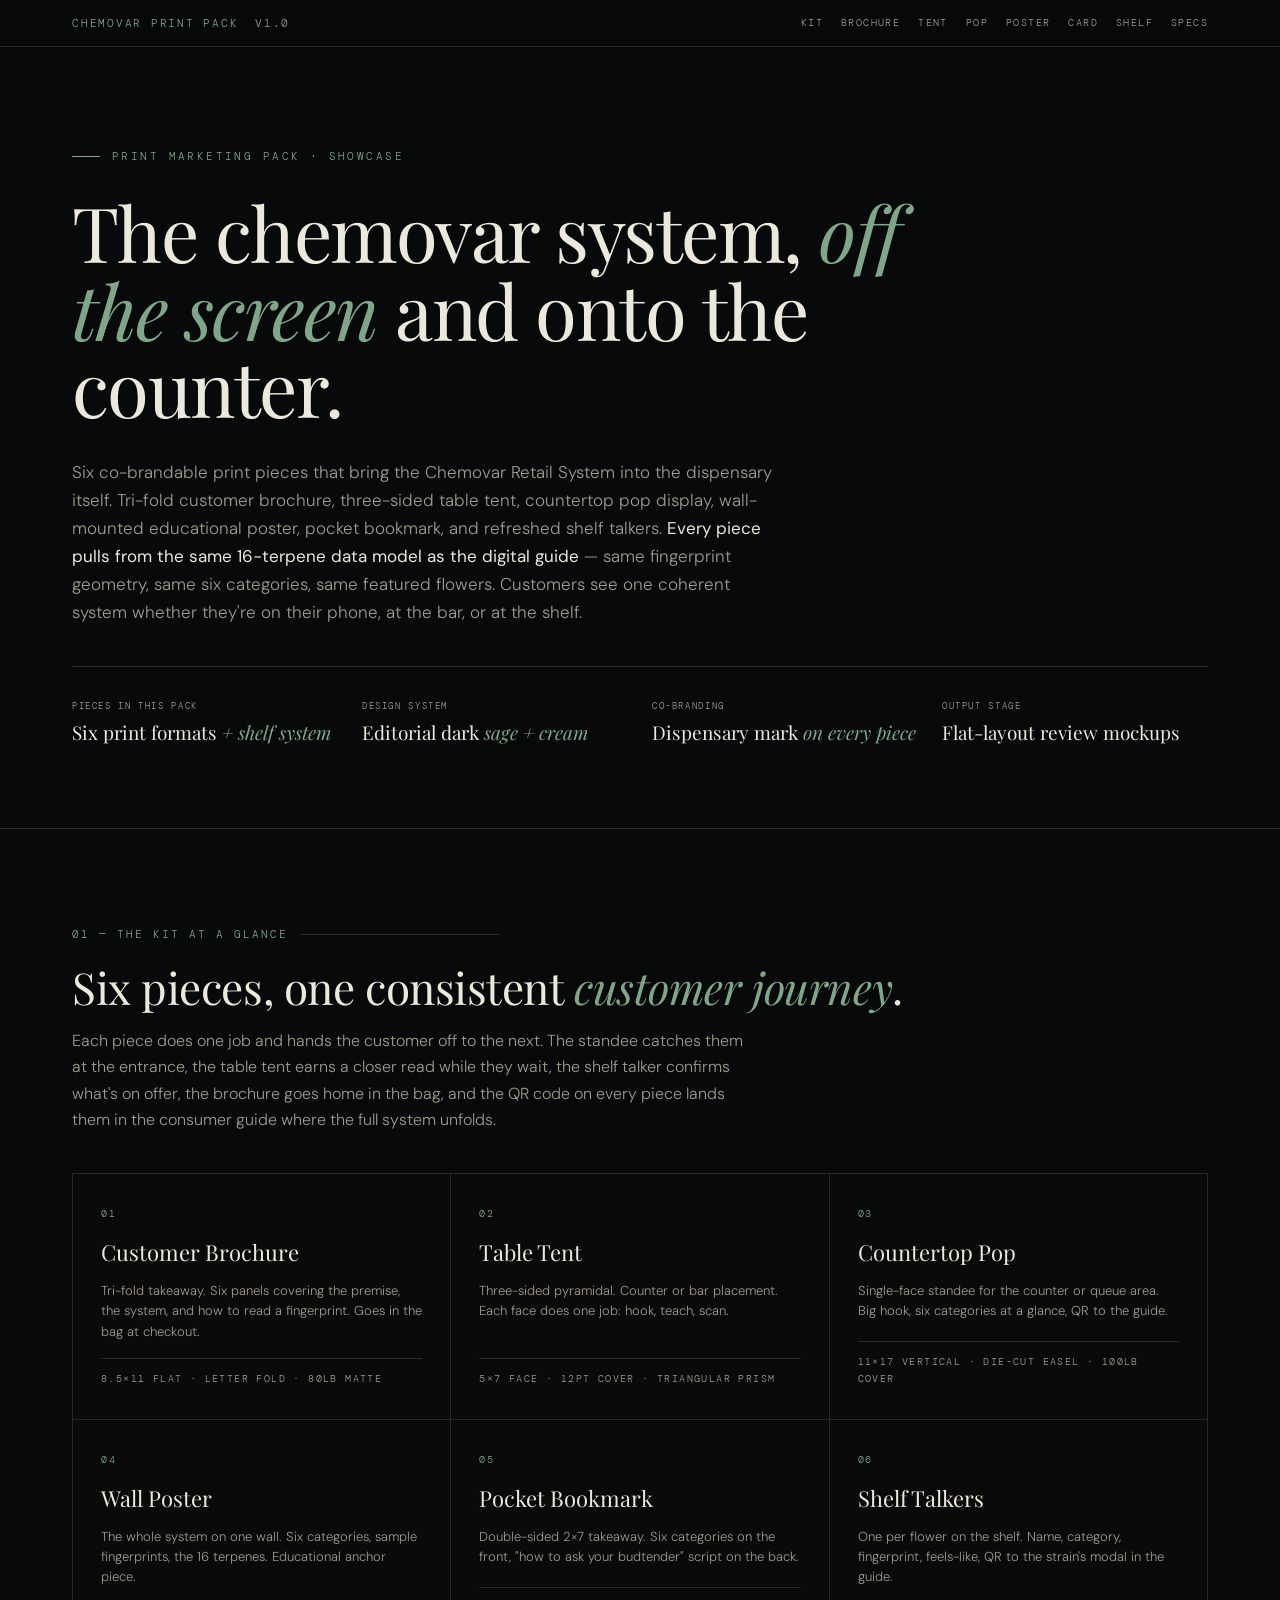
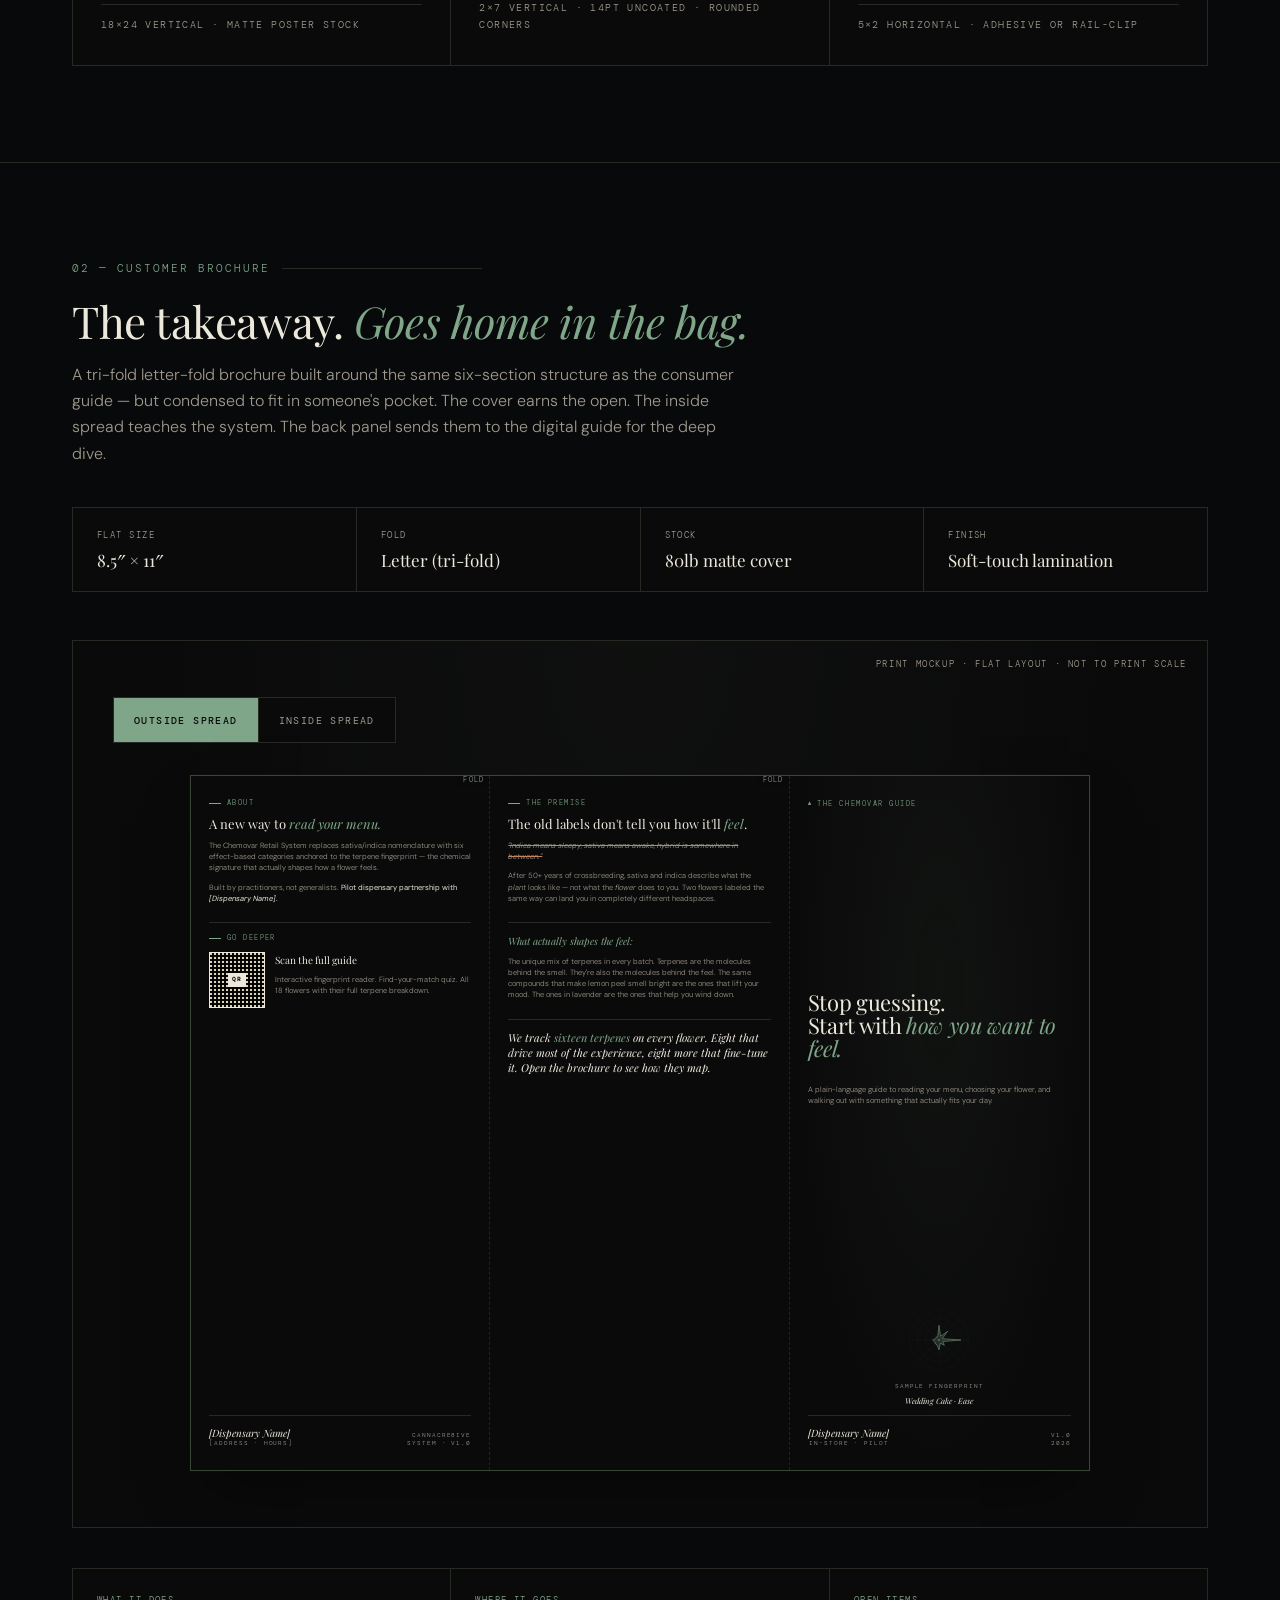
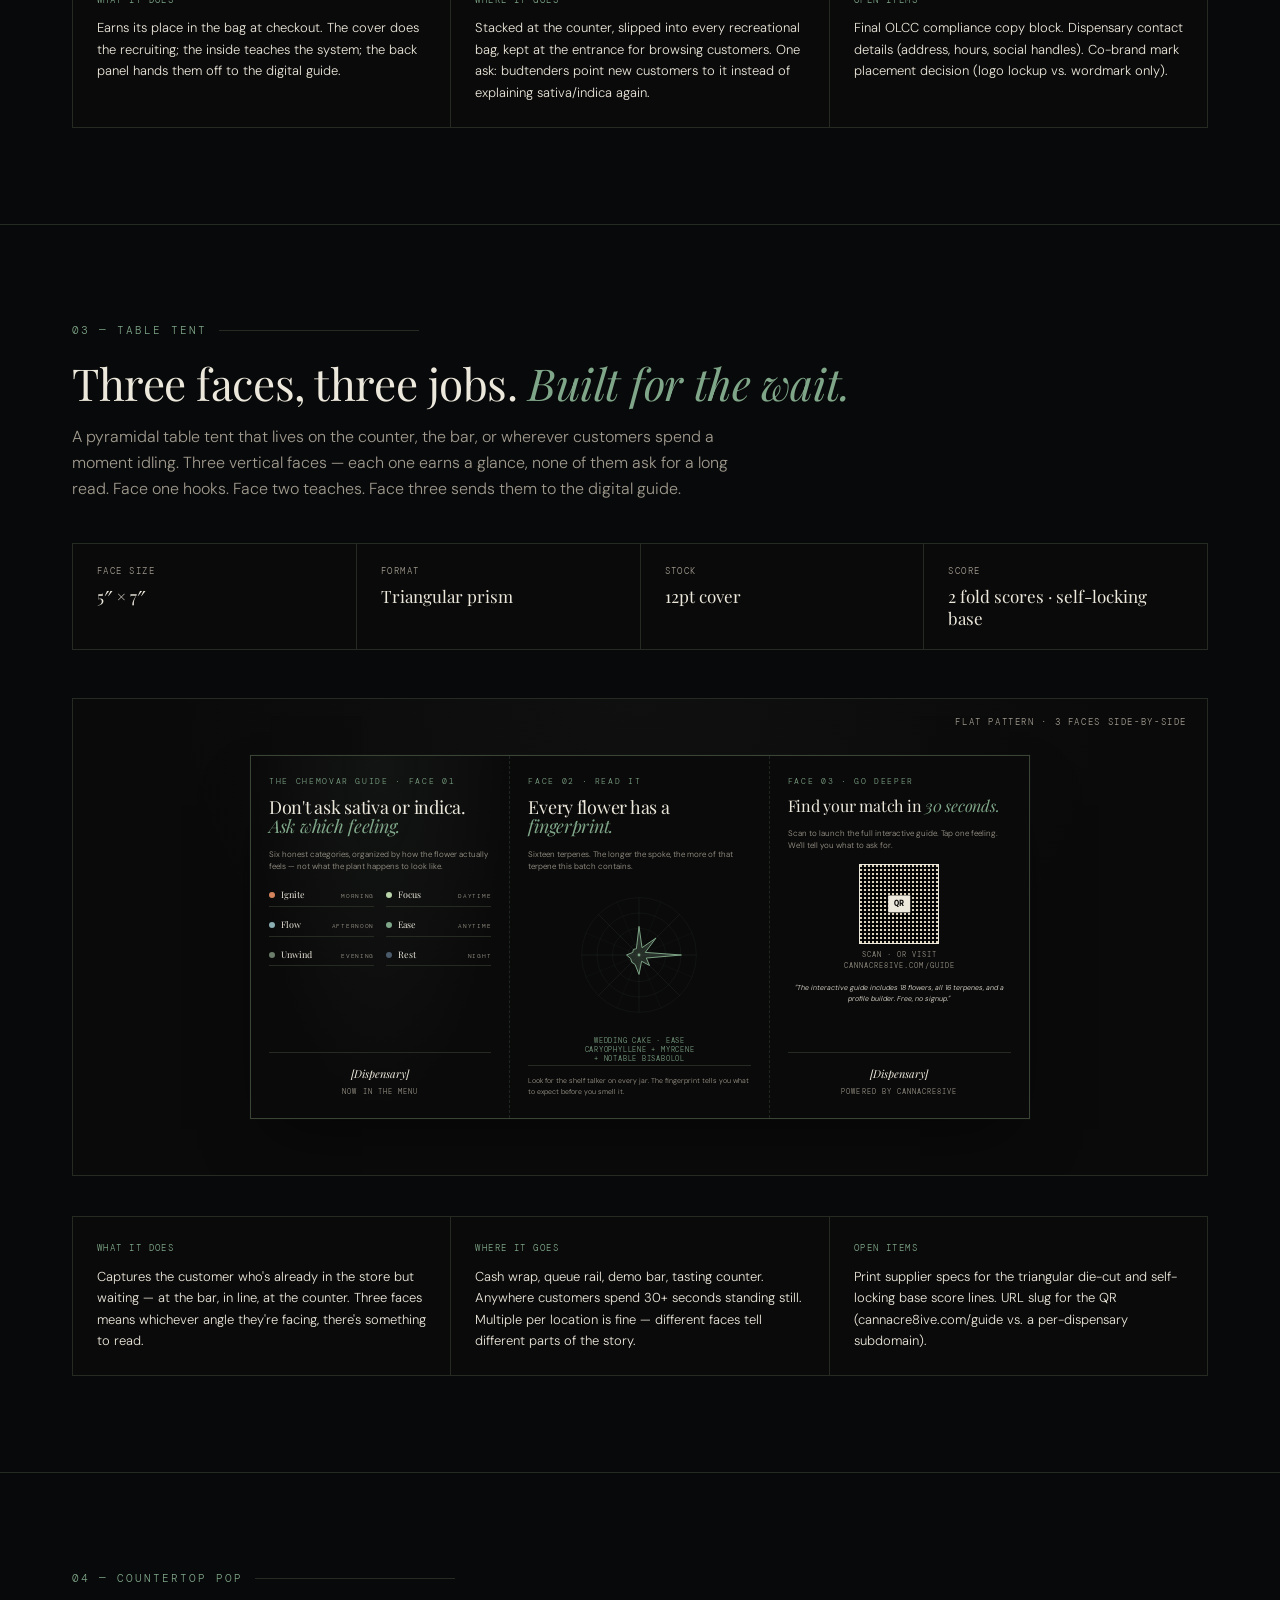
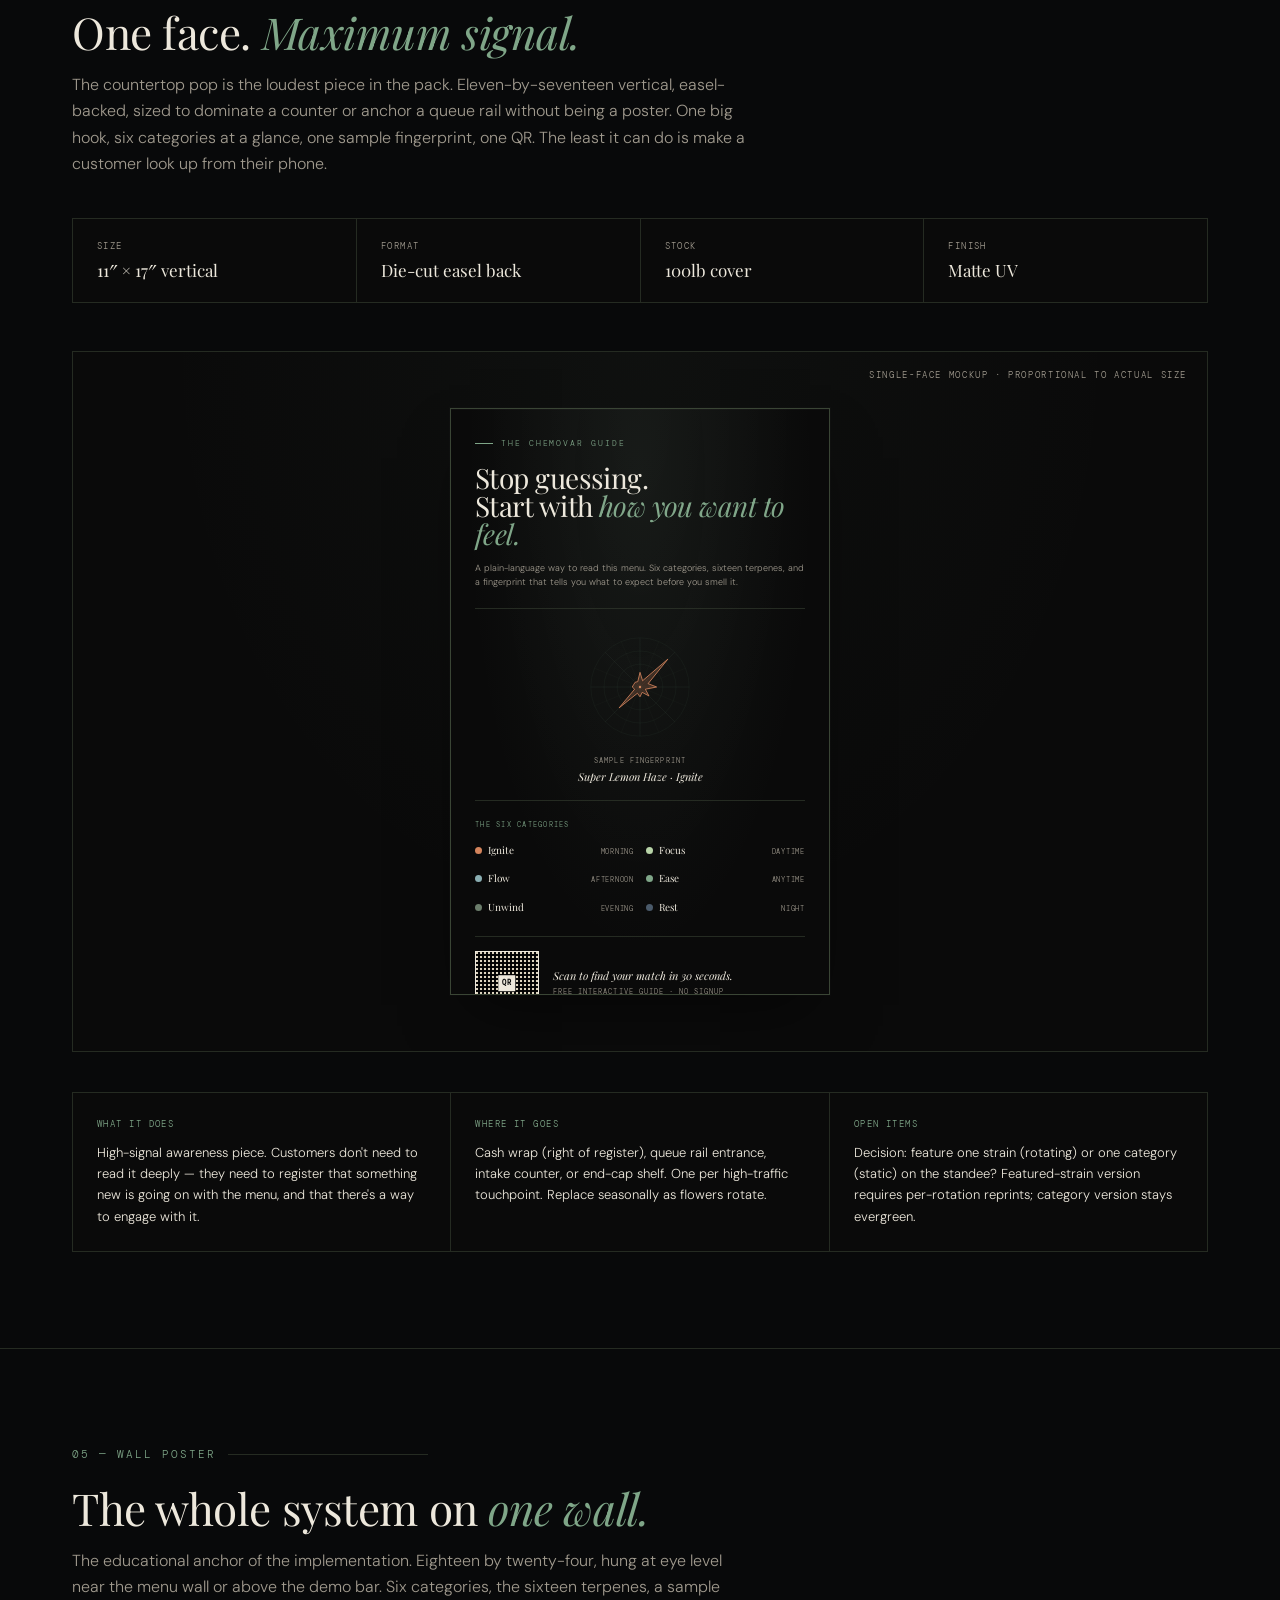
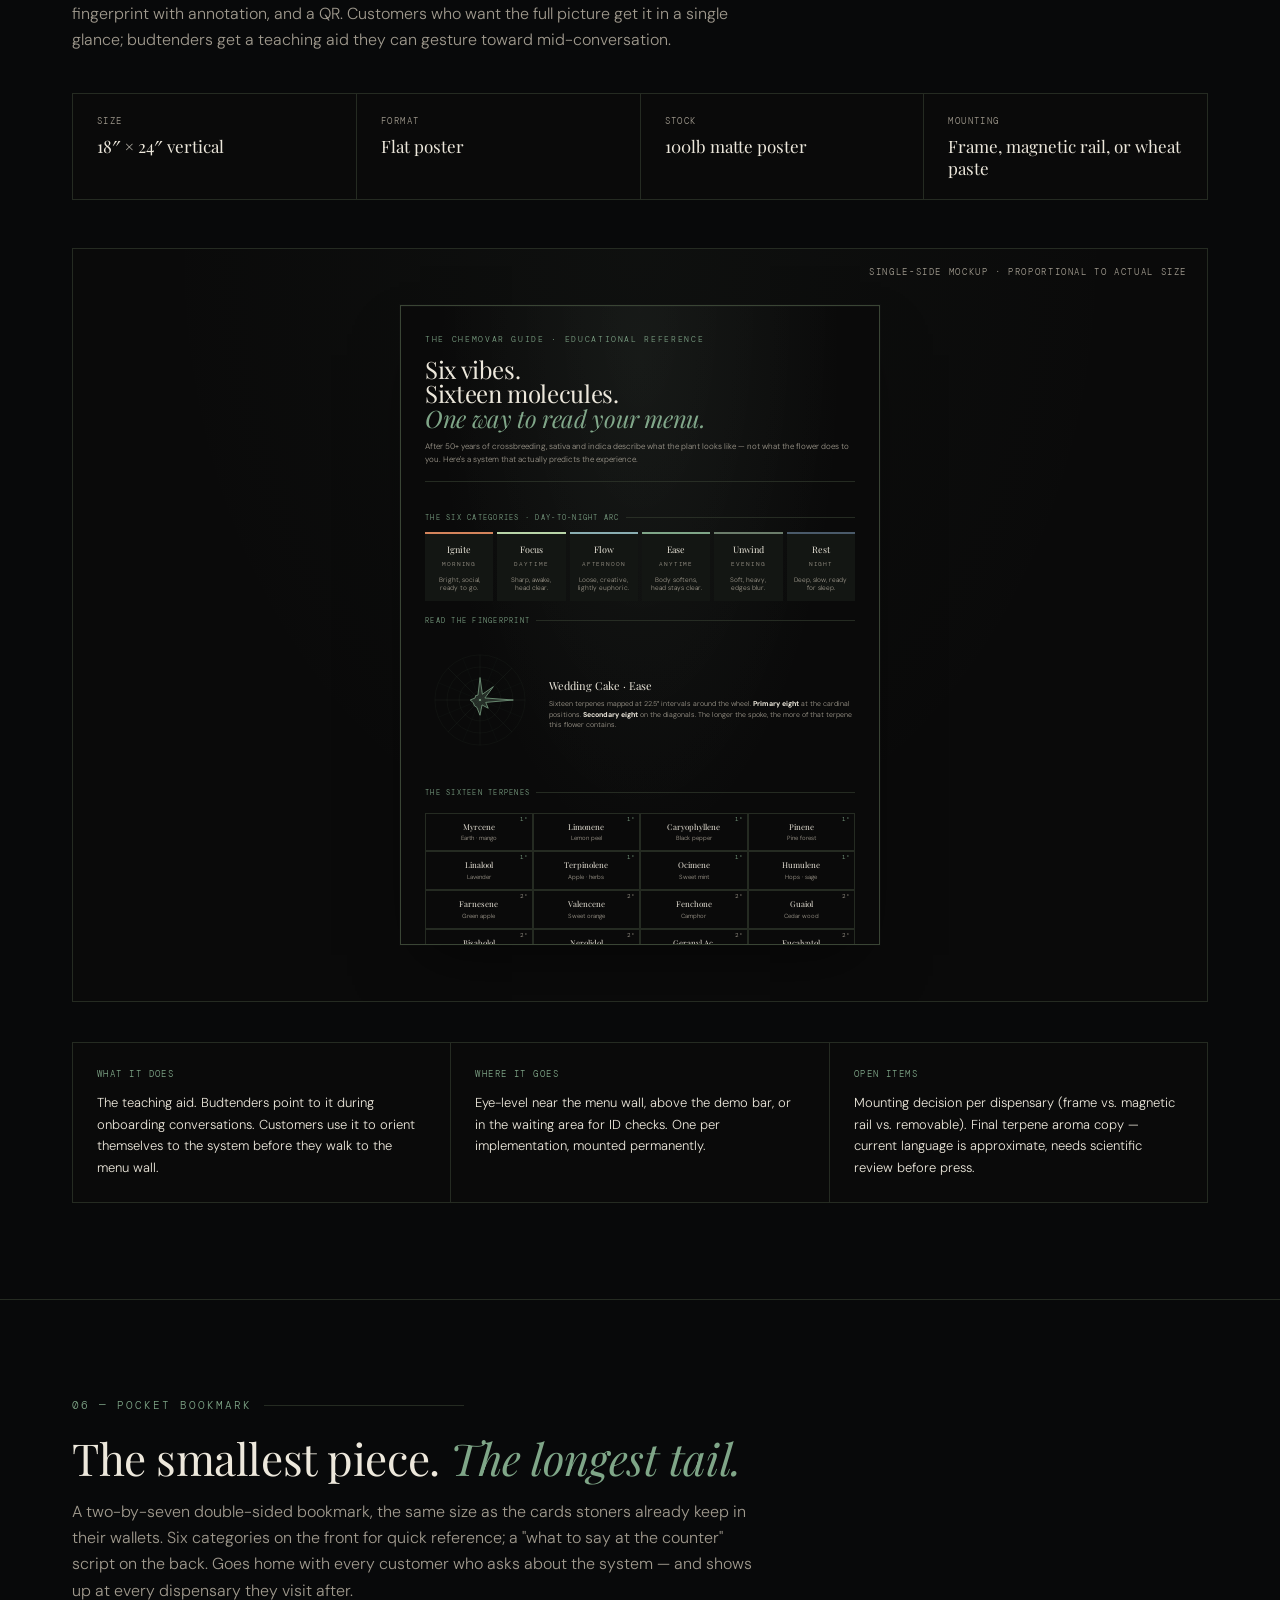
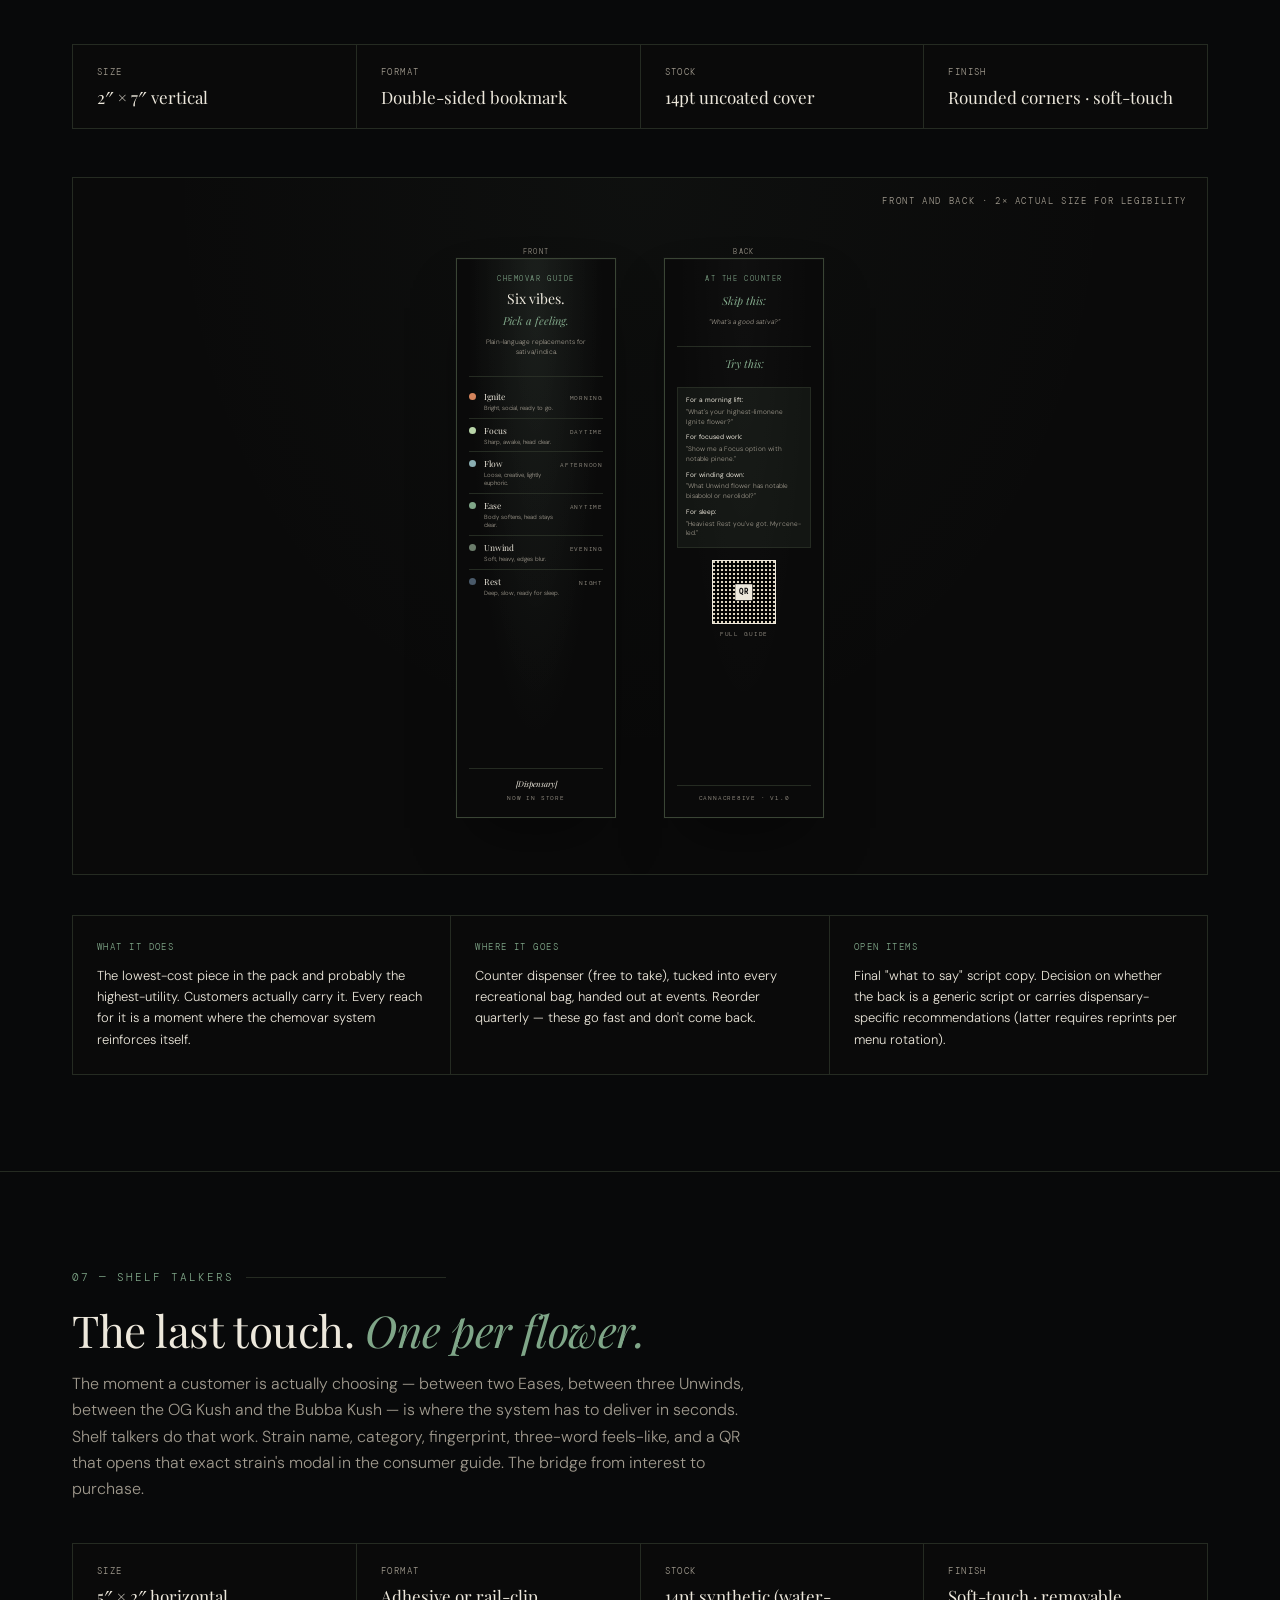
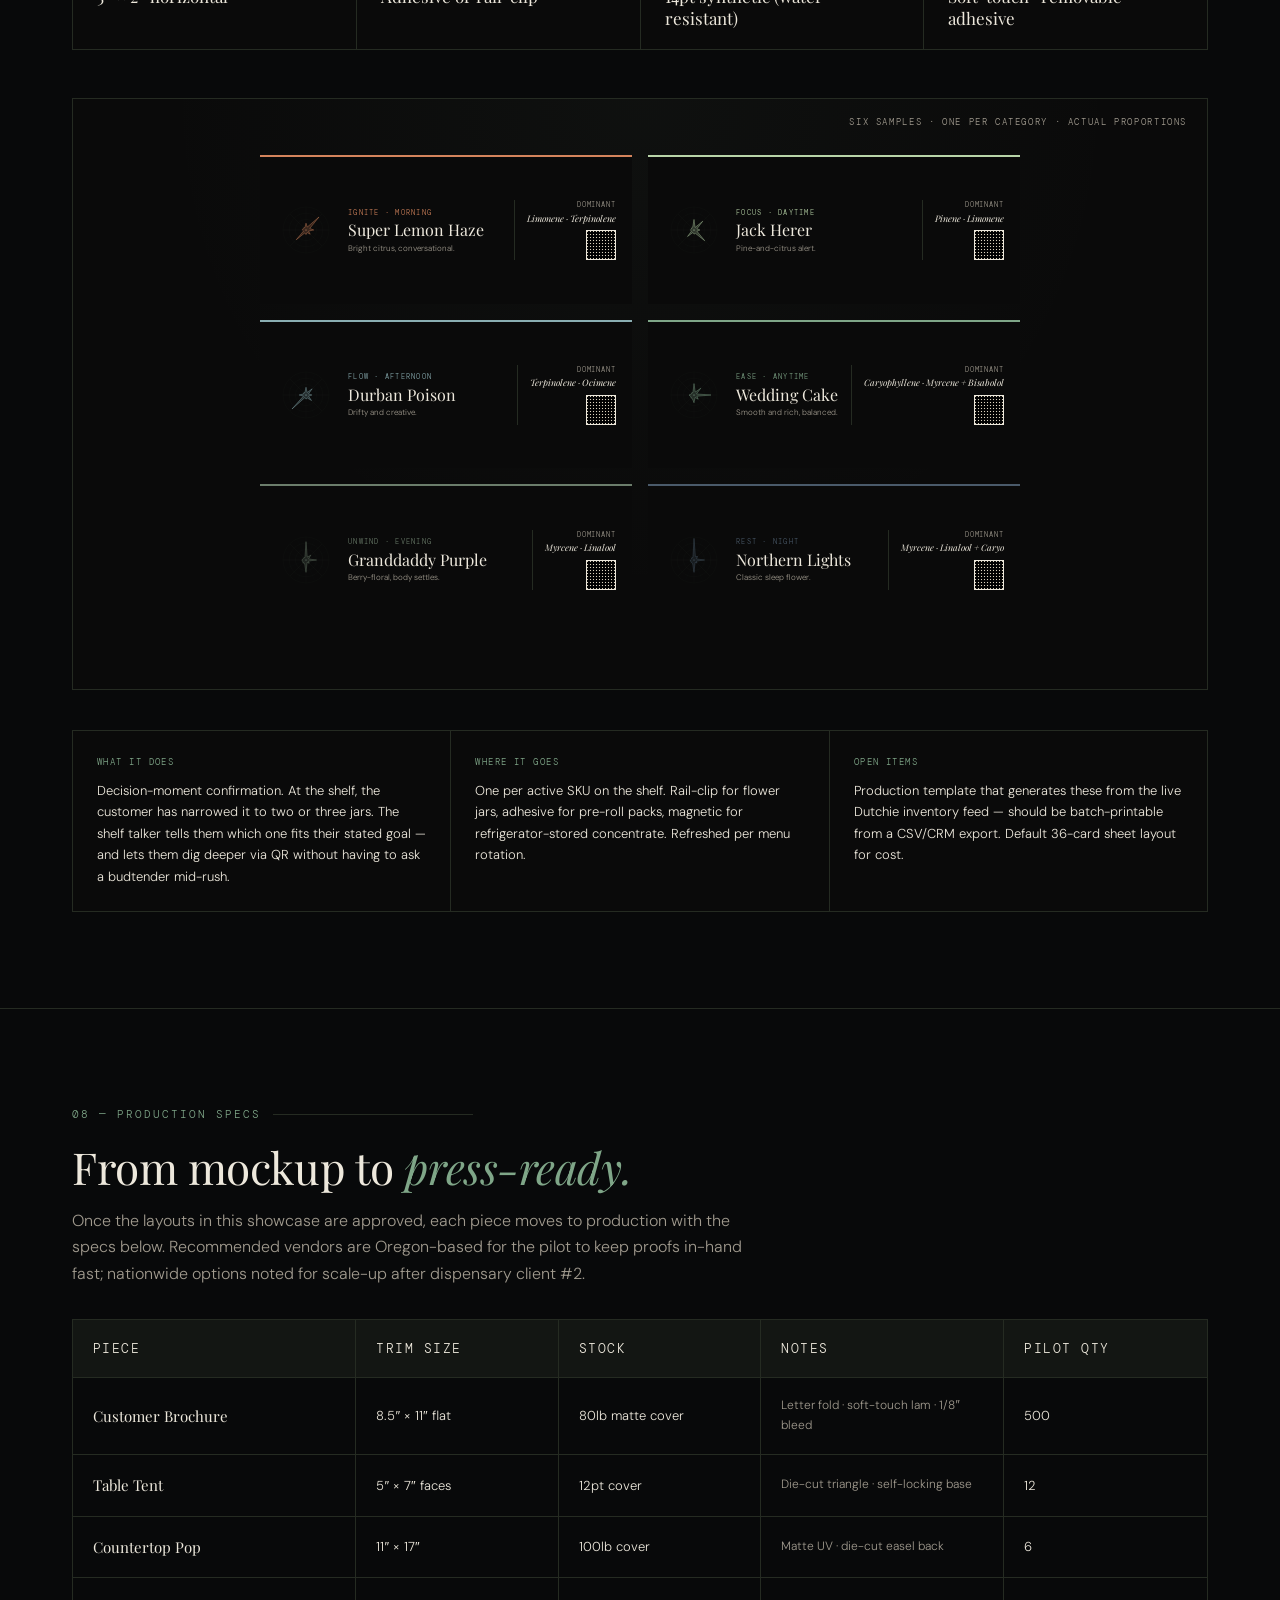
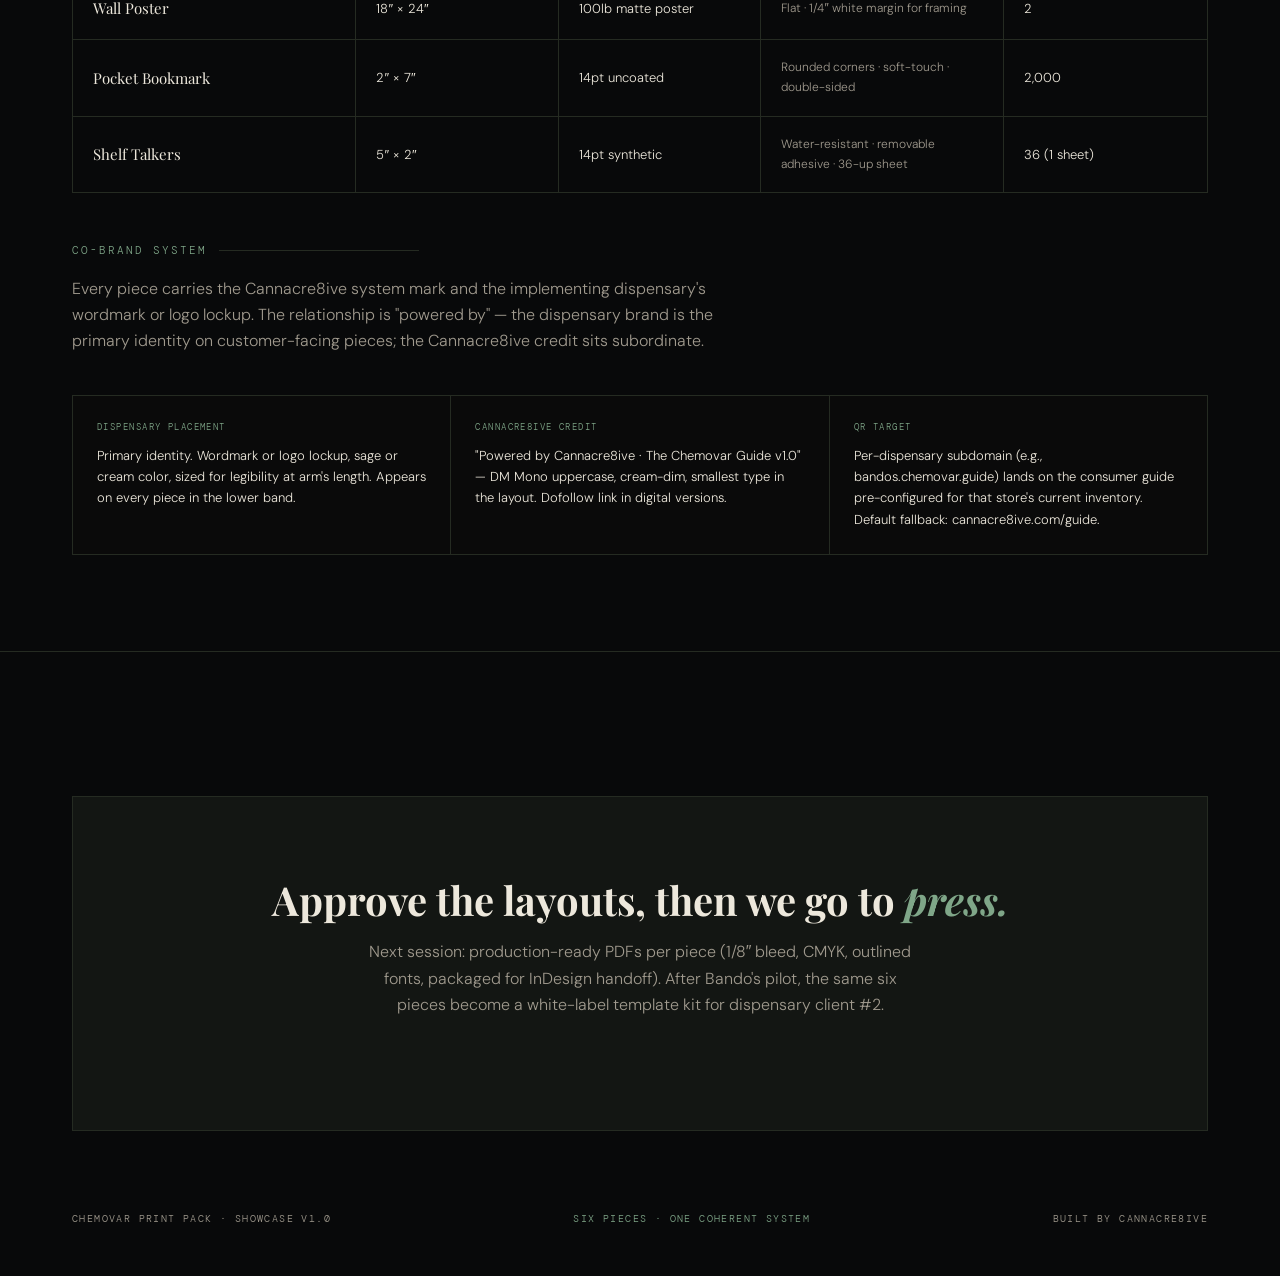
<file: chemovar-print-pack-showcase-v1-new.html>
<!DOCTYPE html>
<html lang="en">
<head>
<meta charset="UTF-8" />
<meta name="viewport" content="width=device-width, initial-scale=1.0" />
<title>The Chemovar Guide — Print Marketing Pack Showcase v1.0</title>
<link rel="preconnect" href="https://fonts.googleapis.com">
<link rel="preconnect" href="https://fonts.gstatic.com" crossorigin>
<link href="https://fonts.googleapis.com/css2?family=Playfair+Display:ital,wght@0,400;0,500;0,700;1,400&family=DM+Sans:wght@300;400;500;700&family=DM+Mono:wght@400&display=swap" rel="stylesheet"/>
<style>
:root {
  --bg: #0A0A0A;
  --surface: #131613;
  --elevated: #1A1E1A;
  --border: #252B22;
  --border-hi: #3A4535;
  --sage: #7FA688;
  --sage-bright: #9BC4A5;
  --sage-dim: #4A6353;
  --cream: #EDE8DC;
  --cream-dim: #A09A8E;
  --muted: #585E52;
  --terra: #C8845C;

  --ignite: #D4845C;
  --focus:  #B8D4A8;
  --flow:   #8AAEB2;
  --ease:   #7FA688;
  --unwind: #6B7D6B;
  --rest:   #4A5A6A;

  --font-head: 'Playfair Display', serif;
  --font-body: 'DM Sans', sans-serif;
  --font-mono: 'DM Mono', monospace;

  --scene: #08090A;
}

* { box-sizing: border-box; margin: 0; padding: 0; }
*:focus-visible { outline: 2px solid var(--sage); outline-offset: 3px; }

html { scroll-behavior: smooth; }

body {
  background: var(--scene);
  color: var(--cream);
  font-family: var(--font-body);
  font-weight: 300;
  line-height: 1.65;
  font-size: 16px;
  -webkit-font-smoothing: antialiased;
  -moz-osx-font-smoothing: grayscale;
  overflow-x: hidden;
}

.container { max-width: 1200px; margin: 0 auto; padding: 0 32px; }

/* ============ NAV ============ */
.nav {
  position: sticky;
  top: 0;
  z-index: 50;
  background: rgba(8, 9, 10, 0.94);
  backdrop-filter: blur(14px);
  -webkit-backdrop-filter: blur(14px);
  border-bottom: 1px solid var(--border);
  padding: 14px 0;
}

.nav-inner {
  display: flex;
  justify-content: space-between;
  align-items: center;
  gap: 16px;
  flex-wrap: wrap;
}

.nav-brand {
  font-family: var(--font-mono);
  font-size: 11px;
  letter-spacing: 0.16em;
  color: var(--sage);
  text-transform: uppercase;
}

.nav-brand .ver { color: var(--cream-dim); margin-left: 8px; }

.nav-links {
  display: flex;
  gap: 18px;
  font-family: var(--font-mono);
  font-size: 10px;
  letter-spacing: 0.14em;
  text-transform: uppercase;
  flex-wrap: wrap;
}

.nav-links a {
  color: var(--cream-dim);
  text-decoration: none;
  transition: color 0.2s ease;
}

.nav-links a:hover { color: var(--sage); }

/* ============ HERO ============ */
.hero {
  padding: 100px 0 80px;
  border-bottom: 1px solid var(--border);
}

.hero-eyebrow {
  font-family: var(--font-mono);
  font-size: 11px;
  letter-spacing: 0.22em;
  color: var(--sage);
  text-transform: uppercase;
  margin-bottom: 28px;
  display: flex;
  align-items: center;
  gap: 12px;
}
.hero-eyebrow::before {
  content: "";
  width: 28px;
  height: 1px;
  background: var(--sage);
}

.hero-title {
  font-family: var(--font-head);
  font-weight: 400;
  font-size: clamp(40px, 6vw, 76px);
  line-height: 1.02;
  letter-spacing: -0.02em;
  margin-bottom: 32px;
  max-width: 920px;
}
.hero-title em { font-style: italic; color: var(--sage); }

.hero-sub {
  font-size: clamp(17px, 1.3vw, 19px);
  line-height: 1.65;
  color: var(--cream-dim);
  max-width: 700px;
  margin-bottom: 40px;
}

.hero-sub strong { color: var(--cream); font-weight: 400; }

.hero-meta {
  display: grid;
  grid-template-columns: repeat(4, 1fr);
  gap: 24px;
  border-top: 1px solid var(--border);
  padding-top: 32px;
  margin-top: 8px;
}

.hero-meta-item .label {
  font-family: var(--font-mono);
  font-size: 9px;
  letter-spacing: 0.18em;
  color: var(--cream-dim);
  text-transform: uppercase;
  margin-bottom: 6px;
  display: block;
}

.hero-meta-item .val {
  font-family: var(--font-head);
  font-size: 19px;
  color: var(--cream);
  line-height: 1.3;
}

.hero-meta-item .val em { color: var(--sage); font-style: italic; }

/* ============ SECTIONS ============ */
.section {
  padding: 96px 0;
  border-bottom: 1px solid var(--border);
}

.section-id {
  font-family: var(--font-mono);
  font-size: 11px;
  letter-spacing: 0.18em;
  color: var(--sage);
  text-transform: uppercase;
  margin-bottom: 20px;
  display: flex;
  align-items: center;
  gap: 12px;
}

.section-id::after {
  content: "";
  flex: 1;
  height: 1px;
  background: var(--border);
  max-width: 200px;
}

.section-title {
  font-family: var(--font-head);
  font-weight: 400;
  font-size: clamp(28px, 3.6vw, 44px);
  line-height: 1.1;
  letter-spacing: -0.01em;
  margin-bottom: 16px;
  max-width: 880px;
}
.section-title em { font-style: italic; color: var(--sage); }

.section-lede {
  font-size: 16px;
  line-height: 1.65;
  color: var(--cream-dim);
  max-width: 680px;
  margin-bottom: 12px;
}

/* ============ SPEC STRIP ============ */
.spec-strip {
  display: grid;
  grid-template-columns: repeat(4, 1fr);
  gap: 1px;
  background: var(--border);
  border: 1px solid var(--border);
  margin: 40px 0 48px;
}

.spec-item {
  background: var(--bg);
  padding: 20px 24px;
}

.spec-item .label {
  font-family: var(--font-mono);
  font-size: 9px;
  letter-spacing: 0.16em;
  color: var(--cream-dim);
  text-transform: uppercase;
  margin-bottom: 6px;
}

.spec-item .val {
  font-family: var(--font-head);
  font-size: 17px;
  color: var(--cream);
  line-height: 1.3;
}

/* ============ KIT OVERVIEW ============ */
.kit-grid {
  display: grid;
  grid-template-columns: repeat(3, 1fr);
  gap: 1px;
  background: var(--border);
  border: 1px solid var(--border);
  margin-top: 40px;
}

.kit-tile {
  background: var(--bg);
  padding: 32px 28px;
  text-decoration: none;
  color: inherit;
  display: flex;
  flex-direction: column;
  gap: 16px;
  transition: background 0.2s ease;
}

.kit-tile:hover { background: var(--surface); }

.kit-tile-num {
  font-family: var(--font-mono);
  font-size: 10px;
  letter-spacing: 0.18em;
  color: var(--sage);
  text-transform: uppercase;
}

.kit-tile-name {
  font-family: var(--font-head);
  font-size: 22px;
  line-height: 1.2;
  color: var(--cream);
}

.kit-tile-name em { font-style: italic; color: var(--sage); }

.kit-tile-spec {
  font-family: var(--font-mono);
  font-size: 10px;
  letter-spacing: 0.14em;
  color: var(--cream-dim);
  text-transform: uppercase;
  border-top: 1px solid var(--border);
  padding-top: 12px;
  margin-top: auto;
}

.kit-tile-desc {
  font-size: 13px;
  color: var(--cream-dim);
  line-height: 1.55;
}

/* ============ MOCKUP STAGE ============ */
.stage {
  margin-top: 32px;
  padding: 56px 40px;
  background:
    radial-gradient(ellipse at top, rgba(127, 166, 136, 0.04), transparent 60%),
    var(--bg);
  border: 1px solid var(--border);
  overflow-x: auto;
  position: relative;
}

.stage-label {
  position: absolute;
  top: 16px;
  right: 20px;
  font-family: var(--font-mono);
  font-size: 9px;
  letter-spacing: 0.18em;
  color: var(--cream-dim);
  text-transform: uppercase;
}

.stage-toggle {
  display: flex;
  gap: 1px;
  background: var(--border);
  border: 1px solid var(--border);
  margin-bottom: 32px;
  width: fit-content;
}

.stage-toggle button {
  font-family: var(--font-mono);
  font-size: 10px;
  letter-spacing: 0.14em;
  text-transform: uppercase;
  padding: 12px 20px;
  background: var(--bg);
  border: none;
  color: var(--cream-dim);
  cursor: pointer;
  transition: all 0.2s ease;
  min-height: 44px;
}

.stage-toggle button:hover { background: var(--surface); color: var(--cream); }

.stage-toggle button.active {
  background: var(--sage);
  color: var(--bg);
  font-weight: 500;
}

.stage-view { display: none; }
.stage-view.active { display: block; }

/* ============ PRINT PAGE (generic mockup base) ============ */
.page {
  background: var(--bg);
  border: 1px solid var(--border-hi);
  box-shadow:
    0 1px 0 rgba(255, 255, 255, 0.02) inset,
    0 30px 60px -20px rgba(0, 0, 0, 0.5),
    0 0 0 1px rgba(255, 255, 255, 0.01);
  position: relative;
  overflow: hidden;
}

.page::before {
  /* subtle paper-edge highlight */
  content: "";
  position: absolute;
  inset: 0;
  pointer-events: none;
  background: radial-gradient(ellipse at 50% 0%, rgba(255,255,255,0.025), transparent 60%);
}

.page-bleed {
  position: absolute;
  inset: 0;
  border: 1px dashed rgba(127,166,136,0.0);
  pointer-events: none;
}

/* ============ NOTES PANEL ============ */
.notes {
  display: grid;
  grid-template-columns: 1fr 1fr 1fr;
  gap: 1px;
  background: var(--border);
  border: 1px solid var(--border);
  margin-top: 40px;
}

.note {
  background: var(--bg);
  padding: 24px;
}

.note .label {
  font-family: var(--font-mono);
  font-size: 9px;
  letter-spacing: 0.16em;
  color: var(--sage);
  text-transform: uppercase;
  margin-bottom: 10px;
}

.note .body {
  font-size: 13px;
  color: var(--cream);
  line-height: 1.65;
}

/* ============ BROCHURE (tri-fold flat) ============
   Flat sheet: 11" wide × 8.5" tall. Each panel: ~3.67" × 8.5".
   Aspect for full flat = 11:8.5 ~ 1.294
   We render each panel with ratio 3.67:8.5 = ~0.432
*/
.brochure-flat {
  display: grid;
  grid-template-columns: 1fr 1fr 1fr;
  gap: 0;
  max-width: 900px;
  margin: 0 auto;
  aspect-ratio: 11 / 8.5;
}

.brochure-panel {
  background: var(--bg);
  border-right: 1px dashed rgba(127,166,136,0.18);
  padding: 22px 18px;
  position: relative;
  overflow: hidden;
  display: flex;
  flex-direction: column;
  font-size: 9px;
}
.brochure-panel:last-child { border-right: none; }

.brochure-panel.cover {
  background:
    radial-gradient(ellipse at 50% 30%, rgba(127,166,136,0.06), transparent 70%),
    var(--bg);
}

.fold-mark {
  position: absolute;
  top: -4px;
  font-family: var(--font-mono);
  font-size: 7px;
  letter-spacing: 0.18em;
  color: var(--cream-dim);
  text-transform: uppercase;
  background: var(--scene);
  padding: 2px 6px;
}
.fold-mark.left { left: -1px; }
.fold-mark.right { right: -1px; }

/* Brochure typography (small for print scale) */
.br-eyebrow {
  font-family: var(--font-mono);
  font-size: 6.5px;
  letter-spacing: 0.22em;
  color: var(--sage);
  text-transform: uppercase;
  margin-bottom: 8px;
  display: flex;
  align-items: center;
  gap: 6px;
}
.br-eyebrow::before {
  content: "";
  width: 12px;
  height: 1px;
  background: var(--sage);
}

.br-h1 {
  font-family: var(--font-head);
  font-weight: 400;
  font-size: 22px;
  line-height: 1.04;
  letter-spacing: -0.015em;
  margin-bottom: 10px;
}
.br-h1 em { color: var(--sage); font-style: italic; }

.br-h2 {
  font-family: var(--font-head);
  font-size: 13px;
  line-height: 1.15;
  margin-bottom: 8px;
}
.br-h2 em { color: var(--sage); font-style: italic; }

.br-h3 {
  font-family: var(--font-head);
  font-style: italic;
  font-size: 10px;
  color: var(--sage);
  margin-bottom: 6px;
  font-weight: 400;
}

.br-body {
  font-size: 7.5px;
  color: var(--cream-dim);
  line-height: 1.5;
  margin-bottom: 8px;
}

.br-body strong { color: var(--cream); font-weight: 400; }

.br-divider {
  height: 1px;
  background: var(--border);
  margin: 10px 0;
}

.br-mark {
  font-family: var(--font-mono);
  font-size: 7px;
  letter-spacing: 0.22em;
  color: var(--sage);
  text-transform: uppercase;
  display: flex;
  align-items: center;
  gap: 6px;
}
.br-mark::before {
  content: "▲";
  font-size: 6px;
  letter-spacing: 0;
}

.br-cobrand {
  margin-top: auto;
  padding-top: 12px;
  border-top: 1px solid var(--border);
  display: flex;
  justify-content: space-between;
  align-items: flex-end;
  gap: 8px;
}

.br-cobrand-disp {
  font-family: var(--font-head);
  font-style: italic;
  font-size: 10px;
  color: var(--cream);
  line-height: 1.1;
}

.br-cobrand-mark {
  font-family: var(--font-mono);
  font-size: 6px;
  letter-spacing: 0.16em;
  color: var(--cream-dim);
  text-transform: uppercase;
  text-align: right;
  line-height: 1.4;
}

.br-qr {
  width: 56px;
  height: 56px;
  background:
    repeating-linear-gradient(0deg, var(--cream) 0 2px, var(--bg) 2px 4px),
    repeating-linear-gradient(90deg, var(--cream) 0 2px, var(--bg) 2px 4px);
  background-blend-mode: multiply;
  border: 1px solid var(--cream);
  display: flex;
  align-items: center;
  justify-content: center;
  color: var(--bg);
  font-family: var(--font-mono);
  font-size: 6px;
  letter-spacing: 0.1em;
  text-transform: uppercase;
  flex-shrink: 0;
  position: relative;
}
.br-qr::after {
  content: "QR";
  position: absolute;
  background: var(--cream);
  padding: 2px 4px;
  font-weight: 700;
}

/* Brochure category row (inside panel content) */
.br-cat-row {
  display: grid;
  grid-template-columns: 12px 1fr auto;
  gap: 6px;
  align-items: baseline;
  padding: 4px 0;
  border-bottom: 1px solid var(--border);
  font-size: 7px;
  line-height: 1.3;
}
.br-cat-row:last-child { border-bottom: none; }

.br-cat-dot {
  width: 8px;
  height: 8px;
  background: var(--catcolor);
  border-radius: 50%;
}

.br-cat-name {
  font-family: var(--font-head);
  font-size: 10px;
  color: var(--cream);
}

.br-cat-feel {
  font-size: 6.5px;
  color: var(--cream-dim);
  line-height: 1.3;
}

.br-cat-time {
  font-family: var(--font-mono);
  font-size: 6px;
  letter-spacing: 0.14em;
  color: var(--cream-dim);
  text-transform: uppercase;
}

/* Brochure fingerprint demo box */
.br-fp-demo {
  display: flex;
  flex-direction: column;
  align-items: center;
  gap: 6px;
  padding: 8px 0;
}

.br-fp-caption {
  font-family: var(--font-mono);
  font-size: 6px;
  letter-spacing: 0.16em;
  text-transform: uppercase;
  color: var(--cream-dim);
  text-align: center;
}
.br-fp-caption .name {
  font-family: var(--font-head);
  font-style: italic;
  font-size: 8px;
  color: var(--cream);
  display: block;
  margin-top: 2px;
  letter-spacing: 0;
  text-transform: none;
}

/* ============ TABLE TENT (flat pattern) ============
   3 faces: each face = 5" wide × 7" tall.
   Flat shows 3 panels side-by-side. Aspect: 15:7.
*/
.tent-flat {
  display: grid;
  grid-template-columns: 1fr 1fr 1fr;
  max-width: 780px;
  margin: 0 auto;
  aspect-ratio: 15 / 7;
}

.tent-face {
  background: var(--bg);
  border-right: 1px dashed rgba(127,166,136,0.18);
  padding: 20px 18px;
  position: relative;
  overflow: hidden;
  display: flex;
  flex-direction: column;
}
.tent-face:last-child { border-right: none; }

.tent-face.face-1 {
  background:
    radial-gradient(ellipse at 50% 0%, rgba(127,166,136,0.07), transparent 70%),
    var(--bg);
}

/* Tent typography */
.tt-eyebrow {
  font-family: var(--font-mono);
  font-size: 7.5px;
  letter-spacing: 0.22em;
  color: var(--sage);
  text-transform: uppercase;
  margin-bottom: 10px;
}

.tt-headline {
  font-family: var(--font-head);
  font-weight: 400;
  font-size: 18px;
  line-height: 1.05;
  letter-spacing: -0.015em;
  margin-bottom: 12px;
}
.tt-headline em { color: var(--sage); font-style: italic; }

.tt-body {
  font-size: 8px;
  color: var(--cream-dim);
  line-height: 1.55;
}

.tt-cat-grid {
  display: grid;
  grid-template-columns: 1fr 1fr;
  gap: 6px 12px;
  margin-top: 10px;
  font-size: 7px;
}

.tt-cat {
  display: flex;
  align-items: baseline;
  gap: 6px;
  padding: 4px 0;
  border-bottom: 1px solid var(--border);
}

.tt-cat-dot {
  width: 6px;
  height: 6px;
  background: var(--catcolor);
  border-radius: 50%;
  flex-shrink: 0;
}

.tt-cat-name {
  font-family: var(--font-head);
  font-size: 9px;
  color: var(--cream);
  font-weight: 400;
}

.tt-cat-time {
  margin-left: auto;
  font-family: var(--font-mono);
  font-size: 6px;
  letter-spacing: 0.12em;
  color: var(--cream-dim);
  text-transform: uppercase;
}

.tt-fp-center {
  display: flex;
  flex-direction: column;
  align-items: center;
  gap: 12px;
  margin: 12px 0;
}

.tt-cobrand {
  margin-top: auto;
  padding-top: 12px;
  border-top: 1px solid var(--border);
  text-align: center;
}

.tt-cobrand-disp {
  font-family: var(--font-head);
  font-style: italic;
  font-size: 11px;
  color: var(--cream);
  margin-bottom: 4px;
}

.tt-cobrand-mark {
  font-family: var(--font-mono);
  font-size: 6.5px;
  letter-spacing: 0.16em;
  color: var(--cream-dim);
  text-transform: uppercase;
}

.tt-qr-block {
  display: flex;
  flex-direction: column;
  align-items: center;
  gap: 6px;
  margin: 12px 0;
}

.tt-qr {
  width: 80px;
  height: 80px;
  background:
    repeating-linear-gradient(0deg, var(--cream) 0 2px, var(--bg) 2px 4px),
    repeating-linear-gradient(90deg, var(--cream) 0 2px, var(--bg) 2px 4px);
  background-blend-mode: multiply;
  border: 1px solid var(--cream);
  position: relative;
}
.tt-qr::after {
  content: "QR";
  position: absolute;
  top: 50%;
  left: 50%;
  transform: translate(-50%, -50%);
  background: var(--cream);
  color: var(--bg);
  font-family: var(--font-mono);
  font-size: 8px;
  font-weight: 700;
  padding: 2px 5px;
  letter-spacing: 0.1em;
}

.tt-qr-caption {
  font-family: var(--font-mono);
  font-size: 6.5px;
  letter-spacing: 0.16em;
  color: var(--cream-dim);
  text-transform: uppercase;
  text-align: center;
}

/* Annotated mini fingerprint within tent */
.tt-annotation {
  font-family: var(--font-mono);
  font-size: 6.5px;
  letter-spacing: 0.12em;
  color: var(--sage);
  text-transform: uppercase;
  text-align: center;
  line-height: 1.4;
}

/* ============ POP DISPLAY (11×17 vertical) ============ */
.pop-display {
  max-width: 380px;
  margin: 0 auto;
  aspect-ratio: 11 / 17;
  padding: 28px 24px;
  background:
    radial-gradient(ellipse at 50% 12%, rgba(127,166,136,0.08), transparent 65%),
    var(--bg);
  display: flex;
  flex-direction: column;
  overflow: hidden;
}

.pop-eyebrow {
  font-family: var(--font-mono);
  font-size: 8px;
  letter-spacing: 0.24em;
  color: var(--sage);
  text-transform: uppercase;
  margin-bottom: 14px;
  display: flex;
  align-items: center;
  gap: 8px;
}
.pop-eyebrow::before {
  content: "";
  width: 18px;
  height: 1px;
  background: var(--sage);
}

.pop-headline {
  font-family: var(--font-head);
  font-weight: 400;
  font-size: 28px;
  line-height: 1;
  letter-spacing: -0.02em;
  margin-bottom: 14px;
}
.pop-headline em { color: var(--sage); font-style: italic; }

.pop-sub {
  font-size: 9px;
  color: var(--cream-dim);
  line-height: 1.55;
  margin-bottom: 18px;
}

.pop-fp-feature {
  display: flex;
  flex-direction: column;
  align-items: center;
  padding: 18px 0 14px;
  border-top: 1px solid var(--border);
  border-bottom: 1px solid var(--border);
  margin-bottom: 18px;
}

.pop-fp-caption {
  font-family: var(--font-mono);
  font-size: 7px;
  letter-spacing: 0.16em;
  color: var(--cream-dim);
  text-transform: uppercase;
  margin-top: 8px;
  text-align: center;
}
.pop-fp-caption .name {
  font-family: var(--font-head);
  font-style: italic;
  font-size: 11px;
  color: var(--cream);
  display: block;
  margin-top: 2px;
  letter-spacing: 0;
  text-transform: none;
}

.pop-cats {
  display: grid;
  grid-template-columns: 1fr 1fr;
  gap: 6px 12px;
  margin-bottom: 18px;
}

.pop-cat {
  display: flex;
  align-items: baseline;
  gap: 6px;
  padding: 3px 0;
  font-size: 8px;
}

.pop-cat-dot {
  width: 7px;
  height: 7px;
  background: var(--catcolor);
  border-radius: 50%;
  flex-shrink: 0;
}

.pop-cat-name {
  font-family: var(--font-head);
  font-size: 10px;
  color: var(--cream);
}

.pop-cat-time {
  margin-left: auto;
  font-family: var(--font-mono);
  font-size: 6.5px;
  letter-spacing: 0.12em;
  color: var(--cream-dim);
  text-transform: uppercase;
}

.pop-qr-row {
  display: flex;
  gap: 14px;
  align-items: center;
  padding: 14px 0;
  border-top: 1px solid var(--border);
  margin-top: auto;
}

.pop-qr {
  width: 64px;
  height: 64px;
  background:
    repeating-linear-gradient(0deg, var(--cream) 0 2px, var(--bg) 2px 4px),
    repeating-linear-gradient(90deg, var(--cream) 0 2px, var(--bg) 2px 4px);
  background-blend-mode: multiply;
  border: 1px solid var(--cream);
  flex-shrink: 0;
  position: relative;
}
.pop-qr::after {
  content: "QR";
  position: absolute;
  top: 50%;
  left: 50%;
  transform: translate(-50%, -50%);
  background: var(--cream);
  color: var(--bg);
  font-family: var(--font-mono);
  font-size: 7px;
  font-weight: 700;
  padding: 2px 4px;
  letter-spacing: 0.1em;
}

.pop-qr-text {
  flex: 1;
}

.pop-qr-text .lead {
  font-family: var(--font-head);
  font-style: italic;
  font-size: 11px;
  color: var(--cream);
  line-height: 1.3;
  margin-bottom: 4px;
}

.pop-qr-text .sub {
  font-family: var(--font-mono);
  font-size: 6.5px;
  letter-spacing: 0.16em;
  color: var(--cream-dim);
  text-transform: uppercase;
}

.pop-cobrand {
  padding-top: 12px;
  border-top: 1px solid var(--border);
  display: flex;
  justify-content: space-between;
  align-items: baseline;
}

.pop-cobrand-disp {
  font-family: var(--font-head);
  font-style: italic;
  font-size: 10px;
  color: var(--cream);
}

.pop-cobrand-mark {
  font-family: var(--font-mono);
  font-size: 6.5px;
  letter-spacing: 0.16em;
  color: var(--cream-dim);
  text-transform: uppercase;
}

/* ============ POSTER (18×24 vertical) ============ */
.poster {
  max-width: 480px;
  margin: 0 auto;
  aspect-ratio: 18 / 24;
  padding: 28px 24px;
  background:
    radial-gradient(ellipse at 50% 8%, rgba(127,166,136,0.07), transparent 60%),
    var(--bg);
  display: flex;
  flex-direction: column;
  overflow: hidden;
}

.poster-head {
  border-bottom: 1px solid var(--border);
  padding-bottom: 16px;
  margin-bottom: 16px;
}

.poster-eyebrow {
  font-family: var(--font-mono);
  font-size: 7.5px;
  letter-spacing: 0.22em;
  color: var(--sage);
  text-transform: uppercase;
  margin-bottom: 10px;
}

.poster-headline {
  font-family: var(--font-head);
  font-weight: 400;
  font-size: 24px;
  line-height: 1.02;
  letter-spacing: -0.015em;
  margin-bottom: 10px;
}
.poster-headline em { color: var(--sage); font-style: italic; }

.poster-sub {
  font-size: 8px;
  color: var(--cream-dim);
  line-height: 1.55;
}

.poster-section-label {
  font-family: var(--font-mono);
  font-size: 7px;
  letter-spacing: 0.18em;
  color: var(--sage);
  text-transform: uppercase;
  margin: 14px 0 8px;
  display: flex;
  align-items: center;
  gap: 6px;
}
.poster-section-label::after {
  content: "";
  flex: 1;
  height: 1px;
  background: var(--border);
}

.poster-six {
  display: grid;
  grid-template-columns: repeat(6, 1fr);
  gap: 4px;
}

.poster-cat-mini {
  background: var(--surface);
  padding: 8px 6px;
  text-align: center;
  position: relative;
  border-top: 2px solid var(--catcolor);
}

.poster-cat-mini-name {
  font-family: var(--font-head);
  font-size: 9px;
  color: var(--cream);
  margin-bottom: 4px;
}

.poster-cat-mini-time {
  font-family: var(--font-mono);
  font-size: 5.5px;
  letter-spacing: 0.16em;
  color: var(--cream-dim);
  text-transform: uppercase;
  margin-bottom: 6px;
}

.poster-cat-mini-feel {
  font-size: 6.5px;
  color: var(--cream-dim);
  line-height: 1.35;
}

.poster-terps {
  display: grid;
  grid-template-columns: repeat(4, 1fr);
  gap: 2px;
  background: var(--border);
  margin-top: 6px;
  border: 1px solid var(--border);
}

.poster-terp {
  background: var(--bg);
  padding: 8px 6px;
  font-size: 7px;
  line-height: 1.35;
  text-align: center;
  position: relative;
}

.poster-terp.tier-1::before {
  content: "1°";
  position: absolute;
  top: 2px;
  right: 4px;
  font-family: var(--font-mono);
  font-size: 5.5px;
  color: var(--sage);
}

.poster-terp.tier-2::before {
  content: "2°";
  position: absolute;
  top: 2px;
  right: 4px;
  font-family: var(--font-mono);
  font-size: 5.5px;
  color: var(--cream-dim);
}

.poster-terp-name {
  font-family: var(--font-head);
  font-size: 8px;
  color: var(--cream);
  margin-bottom: 2px;
}

.poster-terp-aroma {
  font-size: 6px;
  color: var(--cream-dim);
}

.poster-foot {
  margin-top: auto;
  padding-top: 14px;
  border-top: 1px solid var(--border);
  display: grid;
  grid-template-columns: 60px 1fr 1fr;
  gap: 14px;
  align-items: center;
}

.poster-qr {
  width: 60px;
  height: 60px;
  background:
    repeating-linear-gradient(0deg, var(--cream) 0 2px, var(--bg) 2px 4px),
    repeating-linear-gradient(90deg, var(--cream) 0 2px, var(--bg) 2px 4px);
  background-blend-mode: multiply;
  border: 1px solid var(--cream);
  position: relative;
}
.poster-qr::after {
  content: "QR";
  position: absolute;
  top: 50%;
  left: 50%;
  transform: translate(-50%, -50%);
  background: var(--cream);
  color: var(--bg);
  font-family: var(--font-mono);
  font-size: 7px;
  font-weight: 700;
  padding: 2px 4px;
  letter-spacing: 0.1em;
}

.poster-foot-text .lead {
  font-family: var(--font-head);
  font-style: italic;
  font-size: 10px;
  color: var(--cream);
  margin-bottom: 2px;
}
.poster-foot-text .sub {
  font-family: var(--font-mono);
  font-size: 6.5px;
  letter-spacing: 0.16em;
  color: var(--cream-dim);
  text-transform: uppercase;
}

.poster-foot-cobrand {
  text-align: right;
  font-family: var(--font-head);
  font-style: italic;
  font-size: 11px;
  color: var(--cream);
}

.poster-fp-detail {
  display: grid;
  grid-template-columns: auto 1fr;
  gap: 14px;
  align-items: center;
  padding: 10px 0;
}

.poster-fp-detail-text .h {
  font-family: var(--font-head);
  font-size: 11px;
  color: var(--cream);
  margin-bottom: 4px;
}
.poster-fp-detail-text .b {
  font-size: 7px;
  color: var(--cream-dim);
  line-height: 1.5;
}

/* ============ POCKET CARD / BOOKMARK (2"×7") ============ */
.bookmark-stage {
  display: flex;
  gap: 48px;
  justify-content: center;
  flex-wrap: wrap;
}

.bookmark {
  width: 160px;
  aspect-ratio: 2 / 7;
  padding: 14px 12px;
  display: flex;
  flex-direction: column;
  overflow: hidden;
  background: var(--bg);
}

.bookmark.front {
  background:
    radial-gradient(ellipse at 50% 8%, rgba(127,166,136,0.1), transparent 60%),
    var(--bg);
}

.bm-mark {
  font-family: var(--font-mono);
  font-size: 7px;
  letter-spacing: 0.22em;
  color: var(--sage);
  text-transform: uppercase;
  text-align: center;
  margin-bottom: 8px;
}

.bm-h1 {
  font-family: var(--font-head);
  font-weight: 400;
  font-size: 14px;
  line-height: 1;
  margin-bottom: 6px;
  text-align: center;
}
.bm-h1 em { color: var(--sage); font-style: italic; }

.bm-h2 {
  font-family: var(--font-head);
  font-size: 11px;
  text-align: center;
  margin-bottom: 8px;
}
.bm-h2 em { color: var(--sage); font-style: italic; }

.bm-sub {
  font-size: 6.5px;
  color: var(--cream-dim);
  line-height: 1.5;
  text-align: center;
  margin-bottom: 10px;
}

.bm-divider {
  height: 1px;
  background: var(--border);
  margin: 8px 0;
}

.bm-cats {
  display: flex;
  flex-direction: column;
  gap: 0;
  flex: 1;
}

.bm-cat {
  display: grid;
  grid-template-columns: 10px 1fr auto;
  gap: 5px;
  align-items: baseline;
  padding: 5px 0;
  border-bottom: 1px solid var(--border);
  font-size: 6.5px;
}
.bm-cat:last-child { border-bottom: none; }

.bm-cat-dot {
  width: 7px;
  height: 7px;
  background: var(--catcolor);
  border-radius: 50%;
}

.bm-cat-name {
  font-family: var(--font-head);
  font-size: 8.5px;
  color: var(--cream);
}

.bm-cat-feel {
  font-size: 6px;
  color: var(--cream-dim);
  line-height: 1.3;
  display: block;
  margin-top: 1px;
}

.bm-cat-time {
  font-family: var(--font-mono);
  font-size: 5.5px;
  letter-spacing: 0.14em;
  color: var(--cream-dim);
  text-transform: uppercase;
}

.bm-cobrand {
  margin-top: auto;
  padding-top: 8px;
  border-top: 1px solid var(--border);
  text-align: center;
}

.bm-cobrand-disp {
  font-family: var(--font-head);
  font-style: italic;
  font-size: 8px;
  color: var(--cream);
}

.bm-cobrand-mark {
  font-family: var(--font-mono);
  font-size: 5.5px;
  letter-spacing: 0.14em;
  color: var(--cream-dim);
  text-transform: uppercase;
  margin-top: 3px;
}

.bm-script {
  background: var(--surface);
  border: 1px solid var(--border);
  padding: 8px;
  margin-top: 6px;
}

.bm-script-line {
  font-size: 6.5px;
  color: var(--cream-dim);
  line-height: 1.5;
  margin-bottom: 6px;
}

.bm-script-line strong {
  color: var(--cream);
  font-weight: 400;
  display: block;
  margin-bottom: 2px;
}

.bm-qr-block {
  display: flex;
  flex-direction: column;
  align-items: center;
  gap: 6px;
  margin: 12px 0;
}

.bm-qr {
  width: 64px;
  height: 64px;
  background:
    repeating-linear-gradient(0deg, var(--cream) 0 2px, var(--bg) 2px 4px),
    repeating-linear-gradient(90deg, var(--cream) 0 2px, var(--bg) 2px 4px);
  background-blend-mode: multiply;
  border: 1px solid var(--cream);
  position: relative;
}
.bm-qr::after {
  content: "QR";
  position: absolute;
  top: 50%;
  left: 50%;
  transform: translate(-50%, -50%);
  background: var(--cream);
  color: var(--bg);
  font-family: var(--font-mono);
  font-size: 7px;
  font-weight: 700;
  padding: 2px 4px;
  letter-spacing: 0.1em;
}

.bm-qr-caption {
  font-family: var(--font-mono);
  font-size: 6px;
  letter-spacing: 0.14em;
  color: var(--cream-dim);
  text-transform: uppercase;
  text-align: center;
}

.bm-label {
  font-family: var(--font-mono);
  font-size: 7px;
  letter-spacing: 0.18em;
  color: var(--cream-dim);
  text-transform: uppercase;
  text-align: center;
  margin-top: 12px;
}

/* ============ SHELF TALKERS (5"×2") ============ */
.shelf-grid {
  display: grid;
  grid-template-columns: repeat(2, 1fr);
  gap: 16px;
  max-width: 760px;
  margin: 0 auto;
}

.shelf {
  aspect-ratio: 5 / 2;
  background: var(--bg);
  padding: 14px 16px;
  display: grid;
  grid-template-columns: 60px 1fr auto;
  gap: 12px;
  align-items: center;
  border-top: 2px solid var(--catcolor);
}

.shelf-fp {
  display: flex;
  align-items: center;
  justify-content: center;
}

.shelf-info { min-width: 0; }

.shelf-cat {
  font-family: var(--font-mono);
  font-size: 7px;
  letter-spacing: 0.18em;
  color: var(--catcolor);
  text-transform: uppercase;
  margin-bottom: 3px;
}

.shelf-name {
  font-family: var(--font-head);
  font-size: 16px;
  line-height: 1.1;
  margin-bottom: 4px;
  color: var(--cream);
}

.shelf-feel {
  font-size: 8px;
  color: var(--cream-dim);
  line-height: 1.4;
}

.shelf-meta {
  text-align: right;
  border-left: 1px solid var(--border);
  padding-left: 12px;
}

.shelf-meta .top {
  font-family: var(--font-mono);
  font-size: 6.5px;
  letter-spacing: 0.14em;
  color: var(--cream-dim);
  text-transform: uppercase;
  margin-bottom: 2px;
}

.shelf-meta .terps {
  font-family: var(--font-head);
  font-style: italic;
  font-size: 9px;
  color: var(--cream);
  line-height: 1.3;
}

.shelf-meta .qr {
  width: 30px;
  height: 30px;
  background:
    repeating-linear-gradient(0deg, var(--cream) 0 1.5px, var(--bg) 1.5px 3px),
    repeating-linear-gradient(90deg, var(--cream) 0 1.5px, var(--bg) 1.5px 3px);
  background-blend-mode: multiply;
  border: 1px solid var(--cream);
  margin-left: auto;
  margin-top: 6px;
}

/* ============ PRODUCTION SPECS TABLE ============ */
.prod-table {
  margin-top: 32px;
  border: 1px solid var(--border);
}

.prod-row {
  display: grid;
  grid-template-columns: 1.4fr 1fr 1fr 1.2fr 1fr;
  border-bottom: 1px solid var(--border);
  transition: background 0.2s ease;
}

.prod-row:last-child { border-bottom: none; }
.prod-row:hover { background: var(--surface); }

.prod-row.head {
  background: var(--surface);
  font-family: var(--font-mono);
  font-size: 9px;
  letter-spacing: 0.16em;
  color: var(--cream-dim);
  text-transform: uppercase;
}

.prod-cell {
  padding: 18px 20px;
  font-size: 13px;
  color: var(--cream);
  border-right: 1px solid var(--border);
  display: flex;
  align-items: center;
}
.prod-cell:last-child { border-right: none; }

.prod-cell strong {
  font-family: var(--font-head);
  font-weight: 400;
  font-size: 15px;
  color: var(--cream);
}

.prod-cell em {
  color: var(--cream-dim);
  font-style: normal;
  font-size: 12px;
}

/* ============ CTA ============ */
.cta-block {
  text-align: center;
  padding: 80px 32px;
  border: 1px solid var(--border);
  background: var(--surface);
  margin-top: 48px;
}

.cta-title {
  font-family: var(--font-head);
  font-size: clamp(28px, 3.4vw, 40px);
  line-height: 1.15;
  margin-bottom: 16px;
}
.cta-title em { color: var(--sage); font-style: italic; }

.cta-sub {
  font-size: 16px;
  color: var(--cream-dim);
  margin-bottom: 32px;
  max-width: 560px;
  margin-left: auto;
  margin-right: auto;
}

/* ============ FOOTER ============ */
.footer { padding: 48px 0; }
.footer-inner {
  display: flex;
  justify-content: space-between;
  align-items: center;
  font-family: var(--font-mono);
  font-size: 10px;
  letter-spacing: 0.14em;
  color: var(--cream-dim);
  text-transform: uppercase;
  flex-wrap: wrap;
  gap: 12px;
}
.footer-inner .sage { color: var(--sage); }

/* ============ RESPONSIVE ============ */
@media (max-width: 960px) {
  .container { padding: 0 24px; }
  .hero-meta { grid-template-columns: repeat(2, 1fr); gap: 20px; }
  .spec-strip { grid-template-columns: repeat(2, 1fr); }
  .kit-grid { grid-template-columns: repeat(2, 1fr); }
  .notes { grid-template-columns: 1fr; }
  .prod-row { grid-template-columns: 1fr 1fr; }
  .prod-cell {
    border-right: none;
    border-bottom: 1px solid var(--border);
    font-size: 12px;
    padding: 14px 16px;
  }
  .prod-row.head { display: none; }
  .stage { padding: 36px 20px; }
  .brochure-flat { max-width: 100%; }
  .tent-flat { max-width: 100%; }
}

@media (max-width: 640px) {
  .container { padding: 0 18px; }
  .section { padding: 64px 0; }
  .hero { padding: 64px 0 56px; }
  .hero-meta { grid-template-columns: 1fr; gap: 16px; padding-top: 24px; }
  .spec-strip { grid-template-columns: 1fr; }
  .kit-grid { grid-template-columns: 1fr; }
  .nav-links { display: none; }
  .stage { padding: 24px 12px; }
  .pop-display, .poster { max-width: 100%; padding: 18px 14px; }
  .pop-headline { font-size: 22px; }
  .poster-headline { font-size: 20px; }
  .poster-six { grid-template-columns: repeat(3, 1fr); gap: 3px; }
  .poster-terps { grid-template-columns: repeat(2, 1fr); }
  .shelf-grid { grid-template-columns: 1fr; }
  .bookmark { width: 140px; }
  .stage-toggle { flex-wrap: wrap; }
  .cta-block { padding: 56px 20px; }
}

@media (prefers-reduced-motion: reduce) {
  * { animation-duration: 0.01ms !important; transition-duration: 0.01ms !important; }
}
</style>
</head>
<body>

<!-- ============ NAV ============ -->
<nav class="nav">
  <div class="container nav-inner">
    <div class="nav-brand">Chemovar Print Pack <span class="ver">v1.0</span></div>
    <div class="nav-links">
      <a href="#kit">Kit</a>
      <a href="#brochure">Brochure</a>
      <a href="#tent">Tent</a>
      <a href="#pop">Pop</a>
      <a href="#poster">Poster</a>
      <a href="#card">Card</a>
      <a href="#shelf">Shelf</a>
      <a href="#specs">Specs</a>
    </div>
  </div>
</nav>

<!-- ============ HERO ============ -->
<header class="hero">
  <div class="container">
    <div class="hero-eyebrow">Print Marketing Pack · Showcase</div>
    <h1 class="hero-title">
      The chemovar system, <em>off the screen</em> and onto the counter.
    </h1>
    <p class="hero-sub">
      Six co-brandable print pieces that bring the Chemovar Retail System into the dispensary itself. Tri-fold customer brochure, three-sided table tent, countertop pop display, wall-mounted educational poster, pocket bookmark, and refreshed shelf talkers. <strong>Every piece pulls from the same 16-terpene data model as the digital guide</strong> — same fingerprint geometry, same six categories, same featured flowers. Customers see one coherent system whether they're on their phone, at the bar, or at the shelf.
    </p>

    <div class="hero-meta">
      <div class="hero-meta-item">
        <span class="label">Pieces in this pack</span>
        <span class="val">Six print formats <em>+ shelf system</em></span>
      </div>
      <div class="hero-meta-item">
        <span class="label">Design system</span>
        <span class="val">Editorial dark <em>sage + cream</em></span>
      </div>
      <div class="hero-meta-item">
        <span class="label">Co-branding</span>
        <span class="val">Dispensary mark <em>on every piece</em></span>
      </div>
      <div class="hero-meta-item">
        <span class="label">Output stage</span>
        <span class="val">Flat-layout review mockups</span>
      </div>
    </div>
  </div>
</header>

<!-- ============ §01 KIT OVERVIEW ============ -->
<section class="section" id="kit">
  <div class="container">
    <div class="section-id">01 — The Kit at a Glance</div>
    <h2 class="section-title">Six pieces, one consistent <em>customer journey</em>.</h2>
    <p class="section-lede">
      Each piece does one job and hands the customer off to the next. The standee catches them at the entrance, the table tent earns a closer read while they wait, the shelf talker confirms what's on offer, the brochure goes home in the bag, and the QR code on every piece lands them in the consumer guide where the full system unfolds.
    </p>

    <div class="kit-grid">
      <a href="#brochure" class="kit-tile">
        <div class="kit-tile-num">01</div>
        <div class="kit-tile-name">Customer Brochure</div>
        <div class="kit-tile-desc">Tri-fold takeaway. Six panels covering the premise, the system, and how to read a fingerprint. Goes in the bag at checkout.</div>
        <div class="kit-tile-spec">8.5×11 flat · letter fold · 80lb matte</div>
      </a>
      <a href="#tent" class="kit-tile">
        <div class="kit-tile-num">02</div>
        <div class="kit-tile-name">Table Tent</div>
        <div class="kit-tile-desc">Three-sided pyramidal. Counter or bar placement. Each face does one job: hook, teach, scan.</div>
        <div class="kit-tile-spec">5×7 face · 12pt cover · triangular prism</div>
      </a>
      <a href="#pop" class="kit-tile">
        <div class="kit-tile-num">03</div>
        <div class="kit-tile-name">Countertop Pop</div>
        <div class="kit-tile-desc">Single-face standee for the counter or queue area. Big hook, six categories at a glance, QR to the guide.</div>
        <div class="kit-tile-spec">11×17 vertical · die-cut easel · 100lb cover</div>
      </a>
      <a href="#poster" class="kit-tile">
        <div class="kit-tile-num">04</div>
        <div class="kit-tile-name">Wall Poster</div>
        <div class="kit-tile-desc">The whole system on one wall. Six categories, sample fingerprints, the 16 terpenes. Educational anchor piece.</div>
        <div class="kit-tile-spec">18×24 vertical · matte poster stock</div>
      </a>
      <a href="#card" class="kit-tile">
        <div class="kit-tile-num">05</div>
        <div class="kit-tile-name">Pocket Bookmark</div>
        <div class="kit-tile-desc">Double-sided 2×7 takeaway. Six categories on the front, "how to ask your budtender" script on the back.</div>
        <div class="kit-tile-spec">2×7 vertical · 14pt uncoated · rounded corners</div>
      </a>
      <a href="#shelf" class="kit-tile">
        <div class="kit-tile-num">06</div>
        <div class="kit-tile-name">Shelf Talkers</div>
        <div class="kit-tile-desc">One per flower on the shelf. Name, category, fingerprint, feels-like, QR to the strain's modal in the guide.</div>
        <div class="kit-tile-spec">5×2 horizontal · adhesive or rail-clip</div>
      </a>
    </div>
  </div>
</section>

<!-- ============ §02 BROCHURE ============ -->
<section class="section" id="brochure">
  <div class="container">
    <div class="section-id">02 — Customer Brochure</div>
    <h2 class="section-title">The takeaway. <em>Goes home in the bag.</em></h2>
    <p class="section-lede">
      A tri-fold letter-fold brochure built around the same six-section structure as the consumer guide — but condensed to fit in someone's pocket. The cover earns the open. The inside spread teaches the system. The back panel sends them to the digital guide for the deep dive.
    </p>

    <div class="spec-strip">
      <div class="spec-item">
        <div class="label">Flat Size</div>
        <div class="val">8.5″ × 11″</div>
      </div>
      <div class="spec-item">
        <div class="label">Fold</div>
        <div class="val">Letter (tri-fold)</div>
      </div>
      <div class="spec-item">
        <div class="label">Stock</div>
        <div class="val">80lb matte cover</div>
      </div>
      <div class="spec-item">
        <div class="label">Finish</div>
        <div class="val">Soft-touch lamination</div>
      </div>
    </div>

    <div class="stage">
      <div class="stage-label">Print mockup · flat layout · not to print scale</div>
      <div class="stage-toggle" data-toggle-group="brochure">
        <button class="active" data-view="outside">Outside Spread</button>
        <button data-view="inside">Inside Spread</button>
      </div>

      <!-- OUTSIDE SPREAD: back-panel | inside-flap | cover (reading L→R as letter-fold lays flat) -->
      <div class="stage-view active" data-view="outside">
        <div class="page brochure-flat">
          <!-- LEFT PANEL: BACK -->
          <div class="brochure-panel">
            <div class="fold-mark right">FOLD</div>
            <div class="br-eyebrow">About</div>
            <div class="br-h2">A new way to <em>read your menu.</em></div>
            <div class="br-body">The Chemovar Retail System replaces sativa/indica nomenclature with six effect-based categories anchored to the terpene fingerprint — the chemical signature that actually shapes how a flower feels.</div>
            <div class="br-body">Built by practitioners, not generalists. <strong>Pilot dispensary partnership with <em id="brand-disp-1">[Dispensary Name]</em>.</strong></div>

            <div class="br-divider"></div>

            <div class="br-eyebrow">Go Deeper</div>
            <div style="display: flex; gap: 10px; align-items: flex-start; margin-bottom: 12px;">
              <div class="br-qr"></div>
              <div>
                <div class="br-h3" style="font-style: normal; color: var(--cream);">Scan the full guide</div>
                <div class="br-body" style="margin-bottom: 0;">Interactive fingerprint reader. Find-your-match quiz. All 18 flowers with their full terpene breakdown.</div>
              </div>
            </div>

            <div class="br-cobrand">
              <div>
                <div class="br-cobrand-disp" id="brand-disp-2">[Dispensary Name]</div>
                <div class="br-cobrand-mark">[address · hours]</div>
              </div>
              <div class="br-cobrand-mark">Cannacre8ive<br/>System · v1.0</div>
            </div>
          </div>

          <!-- MIDDLE PANEL: INSIDE FLAP / PREMISE -->
          <div class="brochure-panel">
            <div class="fold-mark right">FOLD</div>
            <div class="br-eyebrow">The Premise</div>
            <div class="br-h2">The old labels don't tell you how it'll <em>feel</em>.</div>
            <div class="br-body" style="font-style: italic; color: var(--cream-dim); text-decoration: line-through; text-decoration-color: var(--terra);">"Indica means sleepy, sativa means awake, hybrid is somewhere in between."</div>
            <div class="br-body">After 50+ years of crossbreeding, sativa and indica describe what the <em>plant</em> looks like — not what the <em>flower</em> does to you. Two flowers labeled the same way can land you in completely different headspaces.</div>

            <div class="br-divider"></div>

            <div class="br-h3">What actually shapes the feel:</div>
            <div class="br-body">The unique mix of terpenes in every batch. Terpenes are the molecules behind the smell. They're also the molecules behind the feel. The same compounds that make lemon peel smell bright are the ones that lift your mood. The ones in lavender are the ones that help you wind down.</div>

            <div class="br-divider"></div>

            <div class="br-body" style="font-family: var(--font-head); font-size: 11px; line-height: 1.4; font-style: italic; color: var(--cream);">We track <em style="color: var(--sage); font-style: italic;">sixteen terpenes</em> on every flower. Eight that drive most of the experience, eight more that fine-tune it. Open the brochure to see how they map.</div>
          </div>

          <!-- RIGHT PANEL: COVER -->
          <div class="brochure-panel cover">
            <div class="br-mark">The Chemovar Guide</div>
            <div style="flex: 1; display: flex; flex-direction: column; justify-content: center; margin: 12px 0;">
              <div class="br-h1">Stop guessing.<br/>Start with <em>how you want to feel.</em></div>
              <div class="br-body" style="margin-top: 14px;">A plain-language guide to reading your menu, choosing your flower, and walking out with something that actually fits your day.</div>
            </div>

            <div class="br-fp-demo" data-fp="wedding-cake" data-color="#7FA688" data-size="72">
              <div class="br-fp-caption">Sample fingerprint<span class="name">Wedding Cake · Ease</span></div>
            </div>

            <div class="br-cobrand">
              <div>
                <div class="br-cobrand-disp" id="brand-disp-3">[Dispensary Name]</div>
                <div class="br-cobrand-mark">In-store · Pilot</div>
              </div>
              <div class="br-cobrand-mark">v1.0<br/>2026</div>
            </div>
          </div>
        </div>
      </div>

      <!-- INSIDE SPREAD: 3 panels of full education -->
      <div class="stage-view" data-view="inside">
        <div class="page brochure-flat">
          <!-- PANEL 1: SIX CATEGORIES -->
          <div class="brochure-panel">
            <div class="fold-mark right">FOLD</div>
            <div class="br-eyebrow">The Six</div>
            <div class="br-h2">Six clear vibes, anchored to the <em>actual chemistry.</em></div>
            <div class="br-body">A day-to-night arc, from brightest morning lift to deepest end-of-day rest.</div>

            <div style="margin-top: 12px;" id="br-cats-list">
              <!-- Filled by JS -->
            </div>
          </div>

          <!-- PANEL 2: HOW TO READ THE FINGERPRINT -->
          <div class="brochure-panel">
            <div class="fold-mark right">FOLD</div>
            <div class="br-eyebrow">Read the Fingerprint</div>
            <div class="br-h2">Every flower has a <em>chemical signature.</em></div>
            <div class="br-body">Sixteen molecules. Eight primary terpenes at the cardinal positions, eight secondary terpenes filling the diagonals. The further out a spoke pokes, the more of that terpene the flower contains.</div>

            <div class="br-fp-demo" data-fp="durban-poison" data-color="#8AAEB2" data-size="120" style="margin: 10px 0;">
              <div class="br-fp-caption">Reading example<span class="name">Durban Poison · Flow</span></div>
            </div>

            <div class="br-divider"></div>

            <div class="br-h3">What you're reading:</div>
            <div class="br-body"><strong>Long spokes</strong> = dominant terpenes — they drive how the flower feels.</div>
            <div class="br-body"><strong>Cluster patterns</strong> = aromatic family — citrus terpenes group together, pine terpenes group together, floral terpenes group together.</div>
            <div class="br-body"><strong>Unusual bumps</strong> = the rare secondaries that make a flower distinctive even within its category.</div>
          </div>

          <!-- PANEL 3: HOW TO ASK -->
          <div class="brochure-panel">
            <div class="fold-mark right">FOLD</div>
            <div class="br-eyebrow">At the Counter</div>
            <div class="br-h2">How to ask for the <em>right flower</em>.</div>

            <div style="background: var(--surface); border: 1px solid var(--border); padding: 10px; margin: 8px 0;">
              <div class="br-body" style="margin-bottom: 6px;"><strong>Skip:</strong></div>
              <div class="br-body" style="font-style: italic; color: var(--cream-dim);">"What's a good sativa?"</div>
            </div>

            <div style="background: var(--surface); border-left: 2px solid var(--sage); padding: 10px; margin: 8px 0;">
              <div class="br-body" style="margin-bottom: 6px;"><strong>Try:</strong></div>
              <div class="br-body" style="font-style: italic; color: var(--cream);">"I want a Focus flower for a long work session — what do you have?"</div>
              <div class="br-body" style="font-style: italic; color: var(--cream); margin-top: 6px;">"Show me an Unwind option with notable bisabolol."</div>
              <div class="br-body" style="font-style: italic; color: var(--cream); margin-top: 6px;">"What's your highest-terpinolene Flow flower right now?"</div>
            </div>

            <div class="br-body" style="margin-top: 12px;">Your budtender already speaks this language. The shelf talkers on every jar show the category and fingerprint. You can also <strong>scan the QR on the back panel</strong> for the full interactive guide.</div>

            <div class="br-divider"></div>

            <div class="br-h3">Disclaimer</div>
            <div class="br-body" style="font-size: 6.5px;">For adults 21+. Cannabis affects everyone differently. Start low, go slow, and consult a physician for medical advice. This guide is educational and is not a substitute for batch-specific COA review.</div>
          </div>
        </div>
      </div>
    </div>

    <div class="notes">
      <div class="note">
        <div class="label">What it does</div>
        <div class="body">Earns its place in the bag at checkout. The cover does the recruiting; the inside teaches the system; the back panel hands them off to the digital guide.</div>
      </div>
      <div class="note">
        <div class="label">Where it goes</div>
        <div class="body">Stacked at the counter, slipped into every recreational bag, kept at the entrance for browsing customers. One ask: budtenders point new customers to it instead of explaining sativa/indica again.</div>
      </div>
      <div class="note">
        <div class="label">Open items</div>
        <div class="body">Final OLCC compliance copy block. Dispensary contact details (address, hours, social handles). Co-brand mark placement decision (logo lockup vs. wordmark only).</div>
      </div>
    </div>
  </div>
</section>

<!-- ============ §03 TABLE TENT ============ -->
<section class="section" id="tent">
  <div class="container">
    <div class="section-id">03 — Table Tent</div>
    <h2 class="section-title">Three faces, three jobs. <em>Built for the wait.</em></h2>
    <p class="section-lede">
      A pyramidal table tent that lives on the counter, the bar, or wherever customers spend a moment idling. Three vertical faces — each one earns a glance, none of them ask for a long read. Face one hooks. Face two teaches. Face three sends them to the digital guide.
    </p>

    <div class="spec-strip">
      <div class="spec-item">
        <div class="label">Face Size</div>
        <div class="val">5″ × 7″</div>
      </div>
      <div class="spec-item">
        <div class="label">Format</div>
        <div class="val">Triangular prism</div>
      </div>
      <div class="spec-item">
        <div class="label">Stock</div>
        <div class="val">12pt cover</div>
      </div>
      <div class="spec-item">
        <div class="label">Score</div>
        <div class="val">2 fold scores · self-locking base</div>
      </div>
    </div>

    <div class="stage">
      <div class="stage-label">Flat pattern · 3 faces side-by-side</div>

      <div class="page tent-flat">
        <!-- FACE 1: HOOK + SIX CATEGORIES -->
        <div class="tent-face face-1">
          <div class="tt-eyebrow">The Chemovar Guide · Face 01</div>
          <div class="tt-headline">Don't ask sativa or indica.<br/><em>Ask which feeling.</em></div>
          <div class="tt-body">Six honest categories, organized by how the flower actually feels — not what the plant happens to look like.</div>
          <div class="tt-cat-grid" id="tt-cats-1">
            <!-- Filled by JS -->
          </div>
          <div class="tt-cobrand">
            <div class="tt-cobrand-disp" id="brand-disp-tent">[Dispensary]</div>
            <div class="tt-cobrand-mark">Now in the menu</div>
          </div>
        </div>

        <!-- FACE 2: READ THE FINGERPRINT -->
        <div class="tent-face">
          <div class="tt-eyebrow">Face 02 · Read It</div>
          <div class="tt-headline">Every flower has a <em>fingerprint.</em></div>
          <div class="tt-body">Sixteen terpenes. The longer the spoke, the more of that terpene this batch contains.</div>

          <div class="tt-fp-center" data-fp="wedding-cake" data-color="#7FA688" data-size="140"></div>

          <div class="tt-annotation">Wedding Cake · Ease<br/>Caryophyllene + Myrcene<br/>+ Notable bisabolol</div>

          <div class="tt-body" style="margin-top: auto; padding-top: 10px; border-top: 1px solid var(--border); font-size: 7px;">Look for the shelf talker on every jar. The fingerprint tells you what to expect before you smell it.</div>
        </div>

        <!-- FACE 3: QR + SCAN -->
        <div class="tent-face">
          <div class="tt-eyebrow">Face 03 · Go Deeper</div>
          <div class="tt-headline" style="font-size: 16px;">Find your match in <em>30 seconds.</em></div>
          <div class="tt-body">Scan to launch the full interactive guide. Tap one feeling. We'll tell you what to ask for.</div>

          <div class="tt-qr-block">
            <div class="tt-qr"></div>
            <div class="tt-qr-caption">Scan · or visit<br/>cannacre8ive.com/guide</div>
          </div>

          <div class="tt-body" style="font-size: 7px; text-align: center; font-style: italic; color: var(--cream);">"The interactive guide includes 18 flowers, all 16 terpenes, and a profile builder. Free, no signup."</div>

          <div class="tt-cobrand">
            <div class="tt-cobrand-disp">[Dispensary]</div>
            <div class="tt-cobrand-mark">Powered by Cannacre8ive</div>
          </div>
        </div>
      </div>
    </div>

    <div class="notes">
      <div class="note">
        <div class="label">What it does</div>
        <div class="body">Captures the customer who's already in the store but waiting — at the bar, in line, at the counter. Three faces means whichever angle they're facing, there's something to read.</div>
      </div>
      <div class="note">
        <div class="label">Where it goes</div>
        <div class="body">Cash wrap, queue rail, demo bar, tasting counter. Anywhere customers spend 30+ seconds standing still. Multiple per location is fine — different faces tell different parts of the story.</div>
      </div>
      <div class="note">
        <div class="label">Open items</div>
        <div class="body">Print supplier specs for the triangular die-cut and self-locking base score lines. URL slug for the QR (cannacre8ive.com/guide vs. a per-dispensary subdomain).</div>
      </div>
    </div>
  </div>
</section>

<!-- ============ §04 POP DISPLAY ============ -->
<section class="section" id="pop">
  <div class="container">
    <div class="section-id">04 — Countertop Pop</div>
    <h2 class="section-title">One face. <em>Maximum signal.</em></h2>
    <p class="section-lede">
      The countertop pop is the loudest piece in the pack. Eleven-by-seventeen vertical, easel-backed, sized to dominate a counter or anchor a queue rail without being a poster. One big hook, six categories at a glance, one sample fingerprint, one QR. The least it can do is make a customer look up from their phone.
    </p>

    <div class="spec-strip">
      <div class="spec-item">
        <div class="label">Size</div>
        <div class="val">11″ × 17″ vertical</div>
      </div>
      <div class="spec-item">
        <div class="label">Format</div>
        <div class="val">Die-cut easel back</div>
      </div>
      <div class="spec-item">
        <div class="label">Stock</div>
        <div class="val">100lb cover</div>
      </div>
      <div class="spec-item">
        <div class="label">Finish</div>
        <div class="val">Matte UV</div>
      </div>
    </div>

    <div class="stage">
      <div class="stage-label">Single-face mockup · proportional to actual size</div>

      <div class="page pop-display">
        <div class="pop-eyebrow">The Chemovar Guide</div>
        <div class="pop-headline">Stop guessing.<br/>Start with <em>how you want to feel.</em></div>
        <div class="pop-sub">A plain-language way to read this menu. Six categories, sixteen terpenes, and a fingerprint that tells you what to expect before you smell it.</div>

        <div class="pop-fp-feature" data-fp="super-lemon-haze" data-color="#D4845C" data-size="120">
          <div class="pop-fp-caption">Sample fingerprint<br/><span class="name">Super Lemon Haze · Ignite</span></div>
        </div>

        <div style="font-family: var(--font-mono); font-size: 7px; letter-spacing: 0.18em; color: var(--sage); text-transform: uppercase; margin-bottom: 8px;">The Six Categories</div>
        <div class="pop-cats" id="pop-cats">
          <!-- Filled by JS -->
        </div>

        <div class="pop-qr-row">
          <div class="pop-qr"></div>
          <div class="pop-qr-text">
            <div class="lead">Scan to find your match in 30 seconds.</div>
            <div class="sub">Free interactive guide · No signup</div>
          </div>
        </div>

        <div class="pop-cobrand">
          <div class="pop-cobrand-disp">[Dispensary Name]</div>
          <div class="pop-cobrand-mark">Pilot Implementation</div>
        </div>
      </div>
    </div>

    <div class="notes">
      <div class="note">
        <div class="label">What it does</div>
        <div class="body">High-signal awareness piece. Customers don't need to read it deeply — they need to register that something new is going on with the menu, and that there's a way to engage with it.</div>
      </div>
      <div class="note">
        <div class="label">Where it goes</div>
        <div class="body">Cash wrap (right of register), queue rail entrance, intake counter, or end-cap shelf. One per high-traffic touchpoint. Replace seasonally as flowers rotate.</div>
      </div>
      <div class="note">
        <div class="label">Open items</div>
        <div class="body">Decision: feature one strain (rotating) or one category (static) on the standee? Featured-strain version requires per-rotation reprints; category version stays evergreen.</div>
      </div>
    </div>
  </div>
</section>

<!-- ============ §05 WALL POSTER ============ -->
<section class="section" id="poster">
  <div class="container">
    <div class="section-id">05 — Wall Poster</div>
    <h2 class="section-title">The whole system on <em>one wall.</em></h2>
    <p class="section-lede">
      The educational anchor of the implementation. Eighteen by twenty-four, hung at eye level near the menu wall or above the demo bar. Six categories, the sixteen terpenes, a sample fingerprint with annotation, and a QR. Customers who want the full picture get it in a single glance; budtenders get a teaching aid they can gesture toward mid-conversation.
    </p>

    <div class="spec-strip">
      <div class="spec-item">
        <div class="label">Size</div>
        <div class="val">18″ × 24″ vertical</div>
      </div>
      <div class="spec-item">
        <div class="label">Format</div>
        <div class="val">Flat poster</div>
      </div>
      <div class="spec-item">
        <div class="label">Stock</div>
        <div class="val">100lb matte poster</div>
      </div>
      <div class="spec-item">
        <div class="label">Mounting</div>
        <div class="val">Frame, magnetic rail, or wheat paste</div>
      </div>
    </div>

    <div class="stage">
      <div class="stage-label">Single-side mockup · proportional to actual size</div>

      <div class="page poster">
        <div class="poster-head">
          <div class="poster-eyebrow">The Chemovar Guide · Educational Reference</div>
          <div class="poster-headline">Six vibes.<br/>Sixteen molecules.<br/><em>One way to read your menu.</em></div>
          <div class="poster-sub">After 50+ years of crossbreeding, sativa and indica describe what the plant looks like — not what the flower does to you. Here's a system that actually predicts the experience.</div>
        </div>

        <div class="poster-section-label">The Six Categories · Day-to-Night Arc</div>
        <div class="poster-six" id="poster-six">
          <!-- Filled by JS -->
        </div>

        <div class="poster-section-label">Read the Fingerprint</div>
        <div class="poster-fp-detail">
          <div data-fp="wedding-cake" data-color="#7FA688" data-size="110"></div>
          <div class="poster-fp-detail-text">
            <div class="h">Wedding Cake · Ease</div>
            <div class="b">Sixteen terpenes mapped at 22.5° intervals around the wheel. <strong style="color: var(--cream);">Primary eight</strong> at the cardinal positions. <strong style="color: var(--cream);">Secondary eight</strong> on the diagonals. The longer the spoke, the more of that terpene this flower contains.</div>
          </div>
        </div>

        <div class="poster-section-label">The Sixteen Terpenes</div>
        <div class="poster-terps" id="poster-terps">
          <!-- Filled by JS -->
        </div>

        <div class="poster-foot">
          <div class="poster-qr"></div>
          <div class="poster-foot-text">
            <div class="lead">Scan for the full guide.</div>
            <div class="sub">Find Your Match · Profile Builder · All 18 flowers</div>
          </div>
          <div class="poster-foot-cobrand">[Dispensary]</div>
        </div>
      </div>
    </div>

    <div class="notes">
      <div class="note">
        <div class="label">What it does</div>
        <div class="body">The teaching aid. Budtenders point to it during onboarding conversations. Customers use it to orient themselves to the system before they walk to the menu wall.</div>
      </div>
      <div class="note">
        <div class="label">Where it goes</div>
        <div class="body">Eye-level near the menu wall, above the demo bar, or in the waiting area for ID checks. One per implementation, mounted permanently.</div>
      </div>
      <div class="note">
        <div class="label">Open items</div>
        <div class="body">Mounting decision per dispensary (frame vs. magnetic rail vs. removable). Final terpene aroma copy — current language is approximate, needs scientific review before press.</div>
      </div>
    </div>
  </div>
</section>

<!-- ============ §06 POCKET BOOKMARK ============ -->
<section class="section" id="card">
  <div class="container">
    <div class="section-id">06 — Pocket Bookmark</div>
    <h2 class="section-title">The smallest piece. <em>The longest tail.</em></h2>
    <p class="section-lede">
      A two-by-seven double-sided bookmark, the same size as the cards stoners already keep in their wallets. Six categories on the front for quick reference; a "what to say at the counter" script on the back. Goes home with every customer who asks about the system — and shows up at every dispensary they visit after.
    </p>

    <div class="spec-strip">
      <div class="spec-item">
        <div class="label">Size</div>
        <div class="val">2″ × 7″ vertical</div>
      </div>
      <div class="spec-item">
        <div class="label">Format</div>
        <div class="val">Double-sided bookmark</div>
      </div>
      <div class="spec-item">
        <div class="label">Stock</div>
        <div class="val">14pt uncoated cover</div>
      </div>
      <div class="spec-item">
        <div class="label">Finish</div>
        <div class="val">Rounded corners · soft-touch</div>
      </div>
    </div>

    <div class="stage">
      <div class="stage-label">Front and back · 2× actual size for legibility</div>

      <div class="bookmark-stage">
        <!-- FRONT -->
        <div>
          <div class="bm-label">Front</div>
          <div class="page bookmark front">
            <div class="bm-mark">Chemovar Guide</div>
            <div class="bm-h1">Six vibes.</div>
            <div class="bm-h2"><em>Pick a feeling.</em></div>
            <div class="bm-sub">Plain-language replacements for sativa/indica.</div>
            <div class="bm-divider"></div>
            <div class="bm-cats" id="bm-cats">
              <!-- Filled by JS -->
            </div>
            <div class="bm-cobrand">
              <div class="bm-cobrand-disp">[Dispensary]</div>
              <div class="bm-cobrand-mark">Now in store</div>
            </div>
          </div>
        </div>

        <!-- BACK -->
        <div>
          <div class="bm-label">Back</div>
          <div class="page bookmark">
            <div class="bm-mark">At the Counter</div>
            <div class="bm-h2"><em>Skip this:</em></div>
            <div class="bm-sub" style="font-style: italic;">"What's a good sativa?"</div>

            <div class="bm-divider"></div>

            <div class="bm-h2"><em>Try this:</em></div>
            <div class="bm-script">
              <div class="bm-script-line">
                <strong>For a morning lift:</strong>
                "What's your highest-limonene Ignite flower?"
              </div>
              <div class="bm-script-line">
                <strong>For focused work:</strong>
                "Show me a Focus option with notable pinene."
              </div>
              <div class="bm-script-line">
                <strong>For winding down:</strong>
                "What Unwind flower has notable bisabolol or nerolidol?"
              </div>
              <div class="bm-script-line" style="margin-bottom: 0;">
                <strong>For sleep:</strong>
                "Heaviest Rest you've got. Myrcene-led."
              </div>
            </div>

            <div class="bm-qr-block">
              <div class="bm-qr"></div>
              <div class="bm-qr-caption">Full guide</div>
            </div>

            <div class="bm-cobrand">
              <div class="bm-cobrand-mark" style="margin-top: 0;">Cannacre8ive · v1.0</div>
            </div>
          </div>
        </div>
      </div>
    </div>

    <div class="notes">
      <div class="note">
        <div class="label">What it does</div>
        <div class="body">The lowest-cost piece in the pack and probably the highest-utility. Customers actually carry it. Every reach for it is a moment where the chemovar system reinforces itself.</div>
      </div>
      <div class="note">
        <div class="label">Where it goes</div>
        <div class="body">Counter dispenser (free to take), tucked into every recreational bag, handed out at events. Reorder quarterly — these go fast and don't come back.</div>
      </div>
      <div class="note">
        <div class="label">Open items</div>
        <div class="body">Final "what to say" script copy. Decision on whether the back is a generic script or carries dispensary-specific recommendations (latter requires reprints per menu rotation).</div>
      </div>
    </div>
  </div>
</section>

<!-- ============ §07 SHELF TALKERS ============ -->
<section class="section" id="shelf">
  <div class="container">
    <div class="section-id">07 — Shelf Talkers</div>
    <h2 class="section-title">The last touch. <em>One per flower.</em></h2>
    <p class="section-lede">
      The moment a customer is actually choosing — between two Eases, between three Unwinds, between the OG Kush and the Bubba Kush — is where the system has to deliver in seconds. Shelf talkers do that work. Strain name, category, fingerprint, three-word feels-like, and a QR that opens that exact strain's modal in the consumer guide. The bridge from interest to purchase.
    </p>

    <div class="spec-strip">
      <div class="spec-item">
        <div class="label">Size</div>
        <div class="val">5″ × 2″ horizontal</div>
      </div>
      <div class="spec-item">
        <div class="label">Format</div>
        <div class="val">Adhesive or rail-clip</div>
      </div>
      <div class="spec-item">
        <div class="label">Stock</div>
        <div class="val">14pt synthetic (water-resistant)</div>
      </div>
      <div class="spec-item">
        <div class="label">Finish</div>
        <div class="val">Soft-touch · removable adhesive</div>
      </div>
    </div>

    <div class="stage">
      <div class="stage-label">Six samples · one per category · actual proportions</div>

      <div class="shelf-grid" id="shelf-grid">
        <!-- Filled by JS -->
      </div>
    </div>

    <div class="notes">
      <div class="note">
        <div class="label">What it does</div>
        <div class="body">Decision-moment confirmation. At the shelf, the customer has narrowed it to two or three jars. The shelf talker tells them which one fits their stated goal — and lets them dig deeper via QR without having to ask a budtender mid-rush.</div>
      </div>
      <div class="note">
        <div class="label">Where it goes</div>
        <div class="body">One per active SKU on the shelf. Rail-clip for flower jars, adhesive for pre-roll packs, magnetic for refrigerator-stored concentrate. Refreshed per menu rotation.</div>
      </div>
      <div class="note">
        <div class="label">Open items</div>
        <div class="body">Production template that generates these from the live Dutchie inventory feed — should be batch-printable from a CSV/CRM export. Default 36-card sheet layout for cost.</div>
      </div>
    </div>
  </div>
</section>

<!-- ============ §08 PRODUCTION SPECS ============ -->
<section class="section" id="specs">
  <div class="container">
    <div class="section-id">08 — Production Specs</div>
    <h2 class="section-title">From mockup to <em>press-ready.</em></h2>
    <p class="section-lede">
      Once the layouts in this showcase are approved, each piece moves to production with the specs below. Recommended vendors are Oregon-based for the pilot to keep proofs in-hand fast; nationwide options noted for scale-up after dispensary client #2.
    </p>

    <div class="prod-table">
      <div class="prod-row head">
        <div class="prod-cell">Piece</div>
        <div class="prod-cell">Trim Size</div>
        <div class="prod-cell">Stock</div>
        <div class="prod-cell">Notes</div>
        <div class="prod-cell">Pilot Qty</div>
      </div>
      <div class="prod-row">
        <div class="prod-cell"><strong>Customer Brochure</strong></div>
        <div class="prod-cell">8.5″ × 11″ flat</div>
        <div class="prod-cell">80lb matte cover</div>
        <div class="prod-cell"><em>Letter fold · soft-touch lam · 1/8″ bleed</em></div>
        <div class="prod-cell">500</div>
      </div>
      <div class="prod-row">
        <div class="prod-cell"><strong>Table Tent</strong></div>
        <div class="prod-cell">5″ × 7″ faces</div>
        <div class="prod-cell">12pt cover</div>
        <div class="prod-cell"><em>Die-cut triangle · self-locking base</em></div>
        <div class="prod-cell">12</div>
      </div>
      <div class="prod-row">
        <div class="prod-cell"><strong>Countertop Pop</strong></div>
        <div class="prod-cell">11″ × 17″</div>
        <div class="prod-cell">100lb cover</div>
        <div class="prod-cell"><em>Matte UV · die-cut easel back</em></div>
        <div class="prod-cell">6</div>
      </div>
      <div class="prod-row">
        <div class="prod-cell"><strong>Wall Poster</strong></div>
        <div class="prod-cell">18″ × 24″</div>
        <div class="prod-cell">100lb matte poster</div>
        <div class="prod-cell"><em>Flat · 1/4″ white margin for framing</em></div>
        <div class="prod-cell">2</div>
      </div>
      <div class="prod-row">
        <div class="prod-cell"><strong>Pocket Bookmark</strong></div>
        <div class="prod-cell">2″ × 7″</div>
        <div class="prod-cell">14pt uncoated</div>
        <div class="prod-cell"><em>Rounded corners · soft-touch · double-sided</em></div>
        <div class="prod-cell">2,000</div>
      </div>
      <div class="prod-row">
        <div class="prod-cell"><strong>Shelf Talkers</strong></div>
        <div class="prod-cell">5″ × 2″</div>
        <div class="prod-cell">14pt synthetic</div>
        <div class="prod-cell"><em>Water-resistant · removable adhesive · 36-up sheet</em></div>
        <div class="prod-cell">36 (1 sheet)</div>
      </div>
    </div>

    <div style="margin-top: 48px;">
      <div class="section-id" style="margin-bottom: 16px;">Co-brand System</div>
      <p class="section-lede" style="margin-bottom: 32px;">Every piece carries the Cannacre8ive system mark and the implementing dispensary's wordmark or logo lockup. The relationship is "powered by" — the dispensary brand is the primary identity on customer-facing pieces; the Cannacre8ive credit sits subordinate.</p>

      <div class="notes">
        <div class="note">
          <div class="label">Dispensary placement</div>
          <div class="body">Primary identity. Wordmark or logo lockup, sage or cream color, sized for legibility at arm's length. Appears on every piece in the lower band.</div>
        </div>
        <div class="note">
          <div class="label">Cannacre8ive credit</div>
          <div class="body">"Powered by Cannacre8ive · The Chemovar Guide v1.0" — DM Mono uppercase, cream-dim, smallest type in the layout. Dofollow link in digital versions.</div>
        </div>
        <div class="note">
          <div class="label">QR target</div>
          <div class="body">Per-dispensary subdomain (e.g., bandos.chemovar.guide) lands on the consumer guide pre-configured for that store's current inventory. Default fallback: cannacre8ive.com/guide.</div>
        </div>
      </div>
    </div>
  </div>
</section>

<!-- ============ CTA ============ -->
<section class="section" id="next" style="border-bottom: none; padding-bottom: 32px;">
  <div class="container">
    <div class="cta-block">
      <h2 class="cta-title">Approve the layouts, then we go to <em>press.</em></h2>
      <p class="cta-sub">
        Next session: production-ready PDFs per piece (1/8″ bleed, CMYK, outlined fonts, packaged for InDesign handoff). After Bando's pilot, the same six pieces become a white-label template kit for dispensary client #2.
      </p>
    </div>
  </div>
</section>

<!-- ============ FOOTER ============ -->
<footer class="footer">
  <div class="container footer-inner">
    <div>Chemovar Print Pack · Showcase v1.0</div>
    <div class="sage">Six pieces · One coherent system</div>
    <div>Built by CannaCre8ive</div>
  </div>
</footer>

<script>
/* ===================================================================
   SHARED DATA — mirrors the consumer guide v2 data model
   =================================================================== */
const TERPENES = [
  'myrcene', 'farnesene', 'limonene', 'valencene',
  'caryophyllene', 'fenchone', 'pinene', 'guaiol',
  'linalool', 'bisabolol', 'terpinolene', 'nerolidol',
  'ocimene', 'geranylAcetate', 'humulene', 'eucalyptol'
];

const CATEGORIES = [
  { key: 'ignite', name: 'Ignite', color: '#D4845C', time: 'Morning', tag: 'The morning spark.',
    feel: 'Bright, social, ready to go.', dominant: 'Limonene + Terpinolene' },
  { key: 'focus', name: 'Focus', color: '#B8D4A8', time: 'Daytime', tag: 'The clear lane.',
    feel: 'Sharp, awake, head clear.', dominant: 'Pinene + Limonene' },
  { key: 'flow', name: 'Flow', color: '#8AAEB2', time: 'Afternoon', tag: 'The drift.',
    feel: 'Loose, creative, lightly euphoric.', dominant: 'Terpinolene + Ocimene' },
  { key: 'ease', name: 'Ease', color: '#7FA688', time: 'Anytime', tag: 'The exhale.',
    feel: 'Body softens, head stays clear.', dominant: 'Caryophyllene + Myrcene' },
  { key: 'unwind', name: 'Unwind', color: '#6B7D6B', time: 'Evening', tag: 'The descent.',
    feel: 'Soft, heavy, edges blur.', dominant: 'Myrcene + Linalool' },
  { key: 'rest', name: 'Rest', color: '#4A5A6A', time: 'Night', tag: 'The night cap.',
    feel: 'Deep, slow, ready for sleep.', dominant: 'Myrcene + Linalool + Caryo' }
];

const STRAINS = {
  'super-lemon-haze': { cat: 'ignite', name: 'Super Lemon Haze', feel: 'Bright citrus, conversational',
    profile: [10, 2, 35, 4, 12, 1, 8, 1, 5, 2, 25, 1, 3, 2, 2, 1], dominant: 'Limonene · Terpinolene' },
  'jack-herer': { cat: 'focus', name: 'Jack Herer', feel: 'Pine-and-citrus alert',
    profile: [18, 1, 22, 2, 8, 2, 28, 3, 4, 1, 15, 1, 3, 1, 2, 2], dominant: 'Pinene · Limonene' },
  'durban-poison': { cat: 'flow', name: 'Durban Poison', feel: 'Drifty and creative',
    profile: [12, 1, 14, 1, 8, 1, 12, 2, 4, 1, 38, 1, 10, 1, 2, 1], dominant: 'Terpinolene · Ocimene' },
  'wedding-cake': { cat: 'ease', name: 'Wedding Cake', feel: 'Smooth and rich, balanced',
    profile: [20, 2, 16, 1, 32, 2, 8, 1, 12, 4, 4, 3, 6, 1, 2, 1], dominant: 'Caryophyllene · Myrcene + Bisabolol' },
  'granddaddy-purple': { cat: 'unwind', name: 'Granddaddy Purple', feel: 'Berry-floral, body settles',
    profile: [35, 2, 10, 1, 18, 1, 5, 1, 22, 3, 4, 3, 4, 2, 2, 1], dominant: 'Myrcene · Linalool' },
  'northern-lights': { cat: 'rest', name: 'Northern Lights', feel: 'Classic sleep flower',
    profile: [42, 3, 6, 1, 18, 1, 4, 1, 22, 3, 3, 3, 3, 1, 2, 1], dominant: 'Myrcene · Linalool + Caryo' }
};

const TERPENE_LIST = [
  { key: 'myrcene', name: 'Myrcene', aroma: 'Earth · mango', tier: 1 },
  { key: 'limonene', name: 'Limonene', aroma: 'Lemon peel', tier: 1 },
  { key: 'caryophyllene', name: 'Caryophyllene', aroma: 'Black pepper', tier: 1 },
  { key: 'pinene', name: 'Pinene', aroma: 'Pine forest', tier: 1 },
  { key: 'linalool', name: 'Linalool', aroma: 'Lavender', tier: 1 },
  { key: 'terpinolene', name: 'Terpinolene', aroma: 'Apple · herbs', tier: 1 },
  { key: 'ocimene', name: 'Ocimene', aroma: 'Sweet mint', tier: 1 },
  { key: 'humulene', name: 'Humulene', aroma: 'Hops · sage', tier: 1 },
  { key: 'farnesene', name: 'Farnesene', aroma: 'Green apple', tier: 2 },
  { key: 'valencene', name: 'Valencene', aroma: 'Sweet orange', tier: 2 },
  { key: 'fenchone', name: 'Fenchone', aroma: 'Camphor', tier: 2 },
  { key: 'guaiol', name: 'Guaiol', aroma: 'Cedar wood', tier: 2 },
  { key: 'bisabolol', name: 'Bisabolol', aroma: 'Chamomile', tier: 2 },
  { key: 'nerolidol', name: 'Nerolidol', aroma: 'Jasmine', tier: 2 },
  { key: 'geranylAcetate', name: 'Geranyl Ac.', aroma: 'Rose · floral', tier: 2 },
  { key: 'eucalyptol', name: 'Eucalyptol', aroma: 'Eucalyptus', tier: 2 }
];

/* ===================================================================
   16-SPOKE FINGERPRINT GENERATOR (matches consumer guide v2)
   =================================================================== */
function fpPoints(profile) {
  const center = 100, minR = 8, maxR = 82, scaleMax = 45;
  return profile.map((pct, i) => {
    const angle = i * 22.5;
    const r = minR + (Math.min(pct, scaleMax) / scaleMax) * (maxR - minR);
    const rad = (angle - 90) * Math.PI / 180;
    const x = center + r * Math.cos(rad);
    const y = center + r * Math.sin(rad);
    return `${x.toFixed(2)},${y.toFixed(2)}`;
  }).join(' ');
}

function fpSVG(profile, color, size = 100) {
  const points = fpPoints(profile);

  // Grid
  let grid = `<g stroke="rgba(127,166,136,0.18)" stroke-width="0.5" fill="none">`;
  grid += `<circle cx="100" cy="100" r="82"/>`;
  grid += `<circle cx="100" cy="100" r="60"/>`;
  grid += `<circle cx="100" cy="100" r="38"/>`;
  grid += `<circle cx="100" cy="100" r="16"/>`;
  grid += `</g>`;

  // Spokes — primary heavier, secondary lighter
  grid += `<g stroke="rgba(127,166,136,0.18)" fill="none">`;
  for (let i = 0; i < 16; i++) {
    const angle = i * 22.5;
    const rad = (angle - 90) * Math.PI / 180;
    const x = 100 + 82 * Math.cos(rad);
    const y = 100 + 82 * Math.sin(rad);
    const sw = i % 2 === 0 ? 0.7 : 0.3;
    grid += `<line x1="100" y1="100" x2="${x.toFixed(2)}" y2="${y.toFixed(2)}" stroke-width="${sw}"/>`;
  }
  grid += `</g>`;

  return `<svg viewBox="0 0 200 200" width="${size}" height="${size}" aria-hidden="true">
    ${grid}
    <polygon points="${points}" fill="${color}" fill-opacity="0.22" stroke="${color}" stroke-width="1.4" stroke-linejoin="round"/>
    <circle cx="100" cy="100" r="2" fill="${color}"/>
  </svg>`;
}

/* ===================================================================
   AUTO-RENDER FINGERPRINTS
   Any element with [data-fp] gets a fingerprint inserted.
   =================================================================== */
function renderAllFingerprints() {
  document.querySelectorAll('[data-fp]').forEach(el => {
    const slug = el.dataset.fp;
    const color = el.dataset.color || '#7FA688';
    const size = parseInt(el.dataset.size || '100', 10);
    const strain = STRAINS[slug];
    if (!strain) return;
    // Insert the SVG at the start of the element, preserving any caption/content
    const svg = fpSVG(strain.profile, color, size);
    // If element has existing children (e.g., a caption), prepend SVG
    if (el.children.length > 0 || el.textContent.trim() !== '') {
      el.insertAdjacentHTML('afterbegin', svg);
    } else {
      el.innerHTML = svg;
    }
  });
}

/* ===================================================================
   BROCHURE: inside-panel category list
   =================================================================== */
function renderBrochureCats() {
  const el = document.getElementById('br-cats-list');
  if (!el) return;
  el.innerHTML = CATEGORIES.map(c => `
    <div class="br-cat-row" style="--catcolor: ${c.color}">
      <div class="br-cat-dot"></div>
      <div>
        <div class="br-cat-name">${c.name}</div>
        <div class="br-cat-feel">${c.feel}</div>
      </div>
      <div class="br-cat-time">${c.time}</div>
    </div>
  `).join('');
}

/* ===================================================================
   TABLE TENT: face-1 category grid
   =================================================================== */
function renderTentCats() {
  const el = document.getElementById('tt-cats-1');
  if (!el) return;
  el.innerHTML = CATEGORIES.map(c => `
    <div class="tt-cat" style="--catcolor: ${c.color}">
      <div class="tt-cat-dot"></div>
      <div class="tt-cat-name">${c.name}</div>
      <div class="tt-cat-time">${c.time}</div>
    </div>
  `).join('');
}

/* ===================================================================
   POP DISPLAY: category list
   =================================================================== */
function renderPopCats() {
  const el = document.getElementById('pop-cats');
  if (!el) return;
  el.innerHTML = CATEGORIES.map(c => `
    <div class="pop-cat" style="--catcolor: ${c.color}">
      <div class="pop-cat-dot"></div>
      <div class="pop-cat-name">${c.name}</div>
      <div class="pop-cat-time">${c.time}</div>
    </div>
  `).join('');
}

/* ===================================================================
   POSTER: six categories + terpene grid
   =================================================================== */
function renderPosterSix() {
  const el = document.getElementById('poster-six');
  if (!el) return;
  el.innerHTML = CATEGORIES.map(c => `
    <div class="poster-cat-mini" style="--catcolor: ${c.color}">
      <div class="poster-cat-mini-name">${c.name}</div>
      <div class="poster-cat-mini-time">${c.time}</div>
      <div class="poster-cat-mini-feel">${c.feel}</div>
    </div>
  `).join('');
}

function renderPosterTerps() {
  const el = document.getElementById('poster-terps');
  if (!el) return;
  el.innerHTML = TERPENE_LIST.map(t => `
    <div class="poster-terp tier-${t.tier}">
      <div class="poster-terp-name">${t.name}</div>
      <div class="poster-terp-aroma">${t.aroma}</div>
    </div>
  `).join('');
}

/* ===================================================================
   BOOKMARK: category list (front)
   =================================================================== */
function renderBookmarkCats() {
  const el = document.getElementById('bm-cats');
  if (!el) return;
  el.innerHTML = CATEGORIES.map(c => `
    <div class="bm-cat" style="--catcolor: ${c.color}">
      <div class="bm-cat-dot"></div>
      <div>
        <div class="bm-cat-name">${c.name}</div>
        <div class="bm-cat-feel">${c.feel}</div>
      </div>
      <div class="bm-cat-time">${c.time}</div>
    </div>
  `).join('');
}

/* ===================================================================
   SHELF TALKERS: one per category
   =================================================================== */
function renderShelfTalkers() {
  const el = document.getElementById('shelf-grid');
  if (!el) return;
  // One strain per category, in day-to-night order
  const samples = ['super-lemon-haze', 'jack-herer', 'durban-poison', 'wedding-cake', 'granddaddy-purple', 'northern-lights'];
  el.innerHTML = samples.map(slug => {
    const s = STRAINS[slug];
    const c = CATEGORIES.find(cat => cat.key === s.cat);
    return `
      <div class="shelf" style="--catcolor: ${c.color}">
        <div class="shelf-fp">${fpSVG(s.profile, c.color, 56)}</div>
        <div class="shelf-info">
          <div class="shelf-cat">${c.name} · ${c.time}</div>
          <div class="shelf-name">${s.name}</div>
          <div class="shelf-feel">${s.feel}.</div>
        </div>
        <div class="shelf-meta">
          <div class="top">Dominant</div>
          <div class="terps">${s.dominant}</div>
          <div class="qr"></div>
        </div>
      </div>
    `;
  }).join('');
}

/* ===================================================================
   STAGE TOGGLE (brochure outside/inside)
   =================================================================== */
function wireStageToggles() {
  document.querySelectorAll('.stage-toggle').forEach(toggle => {
    toggle.addEventListener('click', e => {
      const btn = e.target.closest('button[data-view]');
      if (!btn) return;
      const view = btn.dataset.view;
      // Find stage container
      const stage = toggle.closest('.stage');
      // Update buttons
      toggle.querySelectorAll('button').forEach(b => {
        b.classList.toggle('active', b.dataset.view === view);
      });
      // Update views
      stage.querySelectorAll('.stage-view').forEach(v => {
        v.classList.toggle('active', v.dataset.view === view);
      });
      // Re-render fingerprints in the newly-shown view (in case they weren't rendered yet)
      setTimeout(renderAllFingerprints, 50);
    });
  });
}

/* ===================================================================
   INIT
   =================================================================== */
document.addEventListener('DOMContentLoaded', () => {
  renderBrochureCats();
  renderTentCats();
  renderPopCats();
  renderPosterSix();
  renderPosterTerps();
  renderBookmarkCats();
  renderShelfTalkers();
  renderAllFingerprints();
  wireStageToggles();
});
</script>
</body>
</html>
</file>
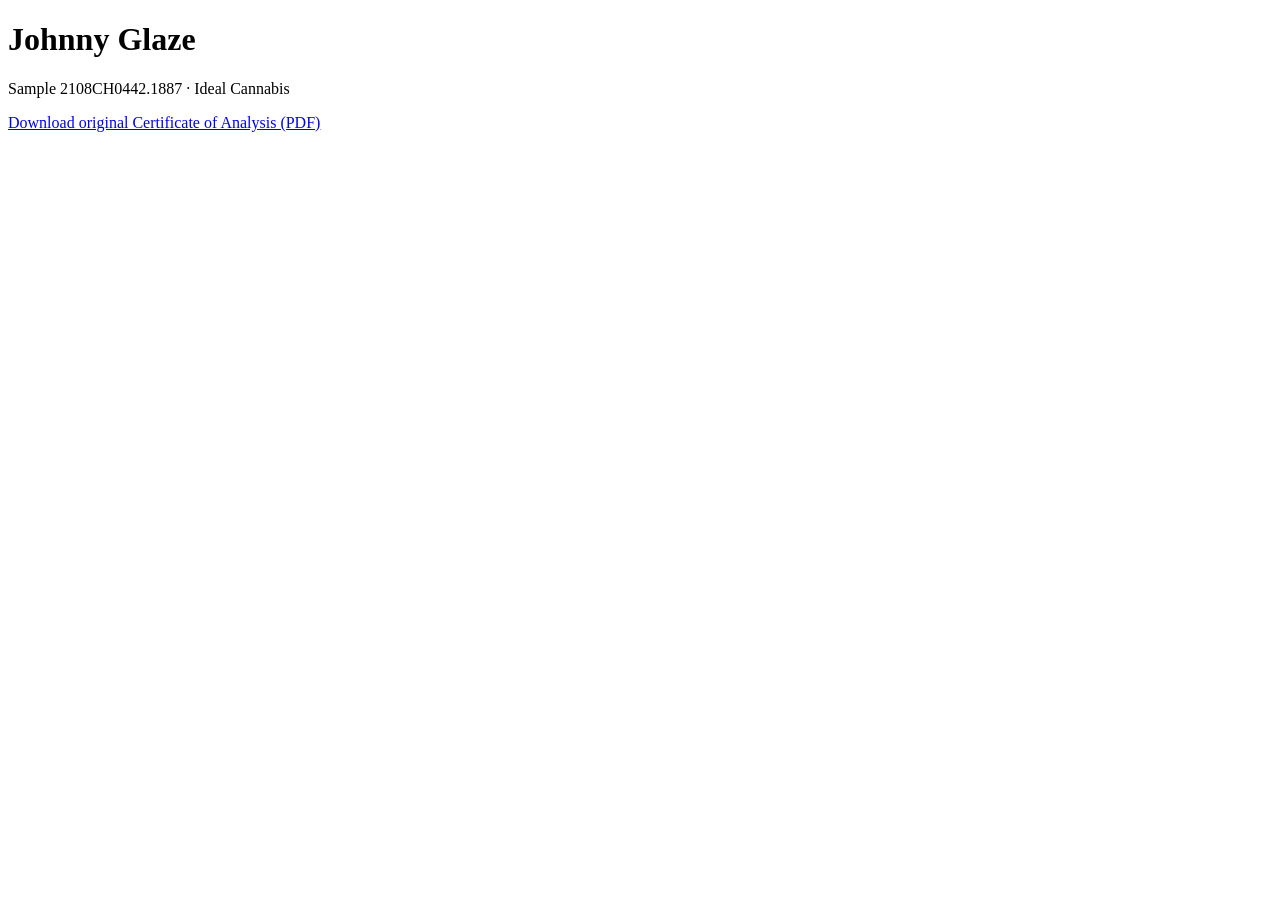
<file: examples/johnny-glaze-lab-result.html>
<!doctype html>
<html lang="en">
<head>
  <meta charset="utf-8">
  <meta name="viewport" content="width=device-width,initial-scale=1">
  <title>Johnny Glaze · Laboratory Result Link Fixture</title>
  <meta name="robots" content="noindex">
</head>
<body>
  <main>
    <h1>Johnny Glaze</h1>
    <p>Sample 2108CH0442.1887 · Ideal Cannabis</p>
    <a href="johnny-glaze-coa.pdf">Download original Certificate of Analysis (PDF)</a>
  </main>
</body>
</html>
</file>
